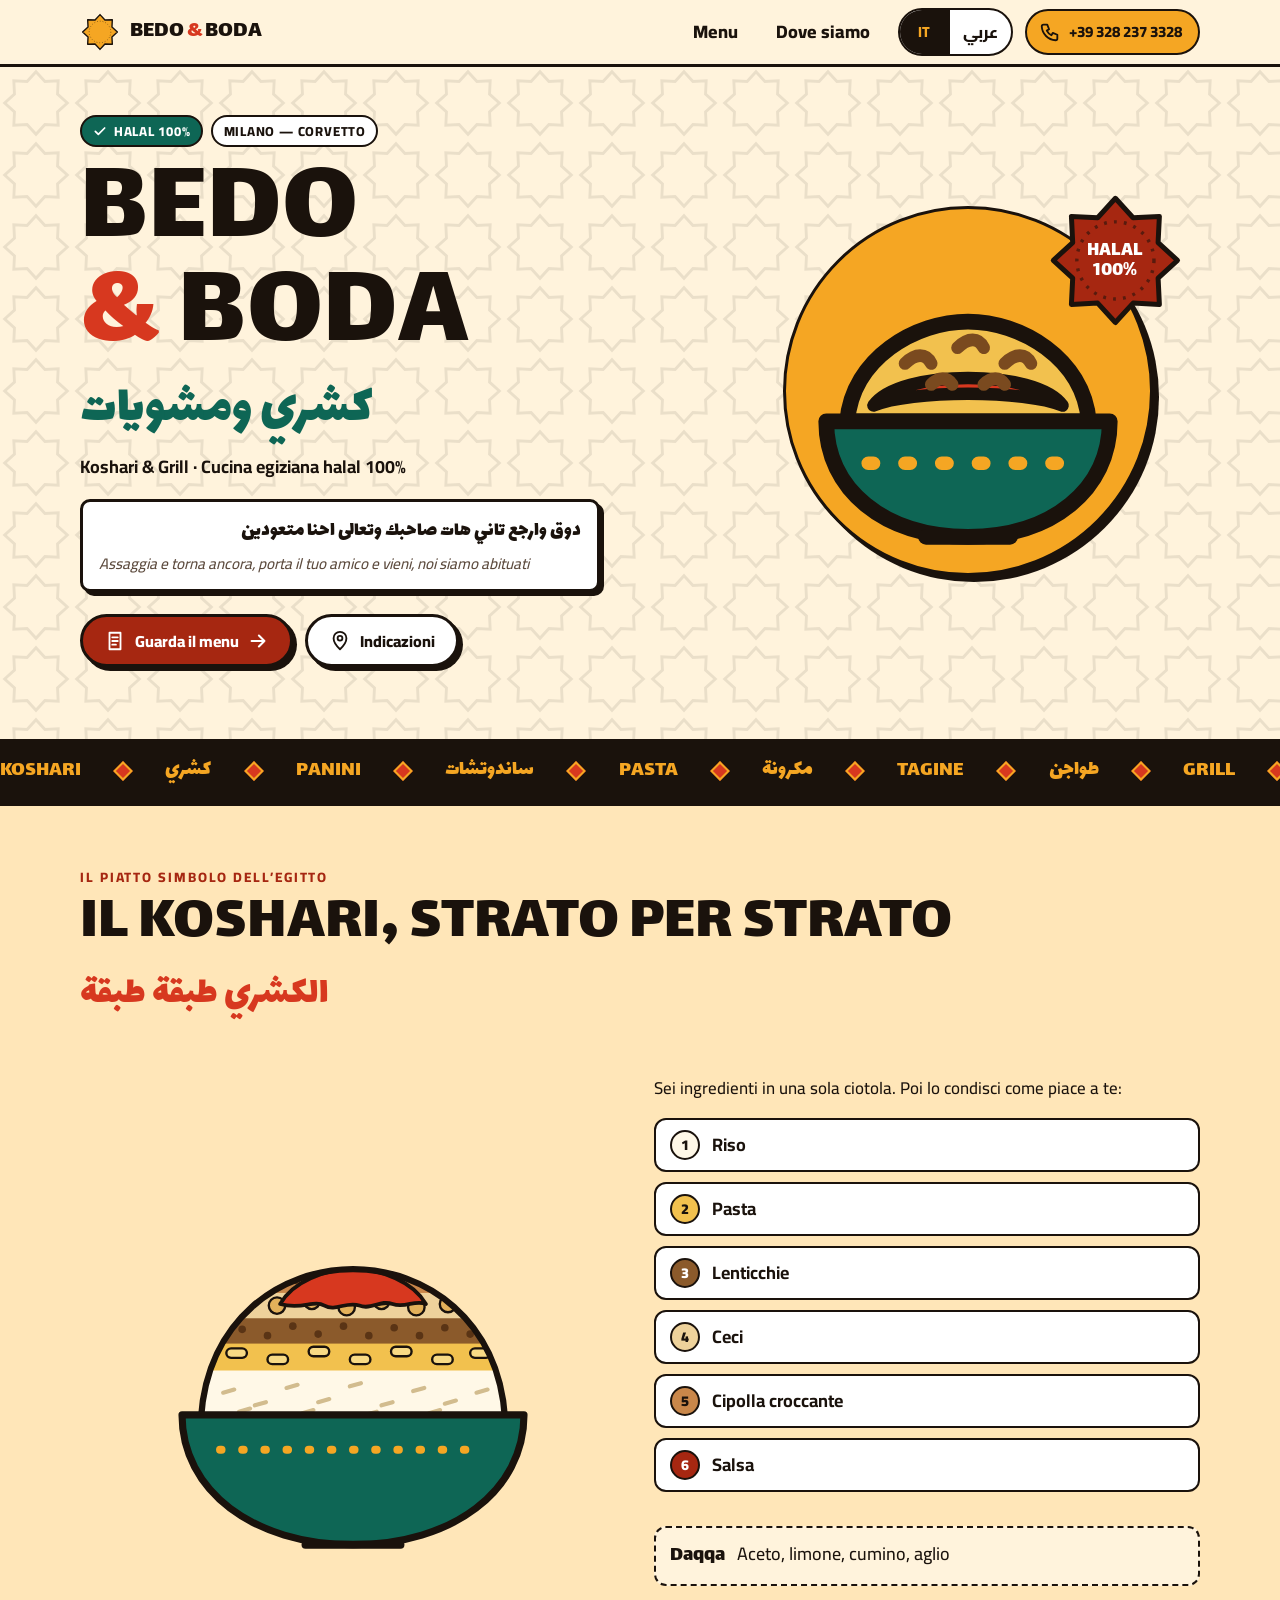
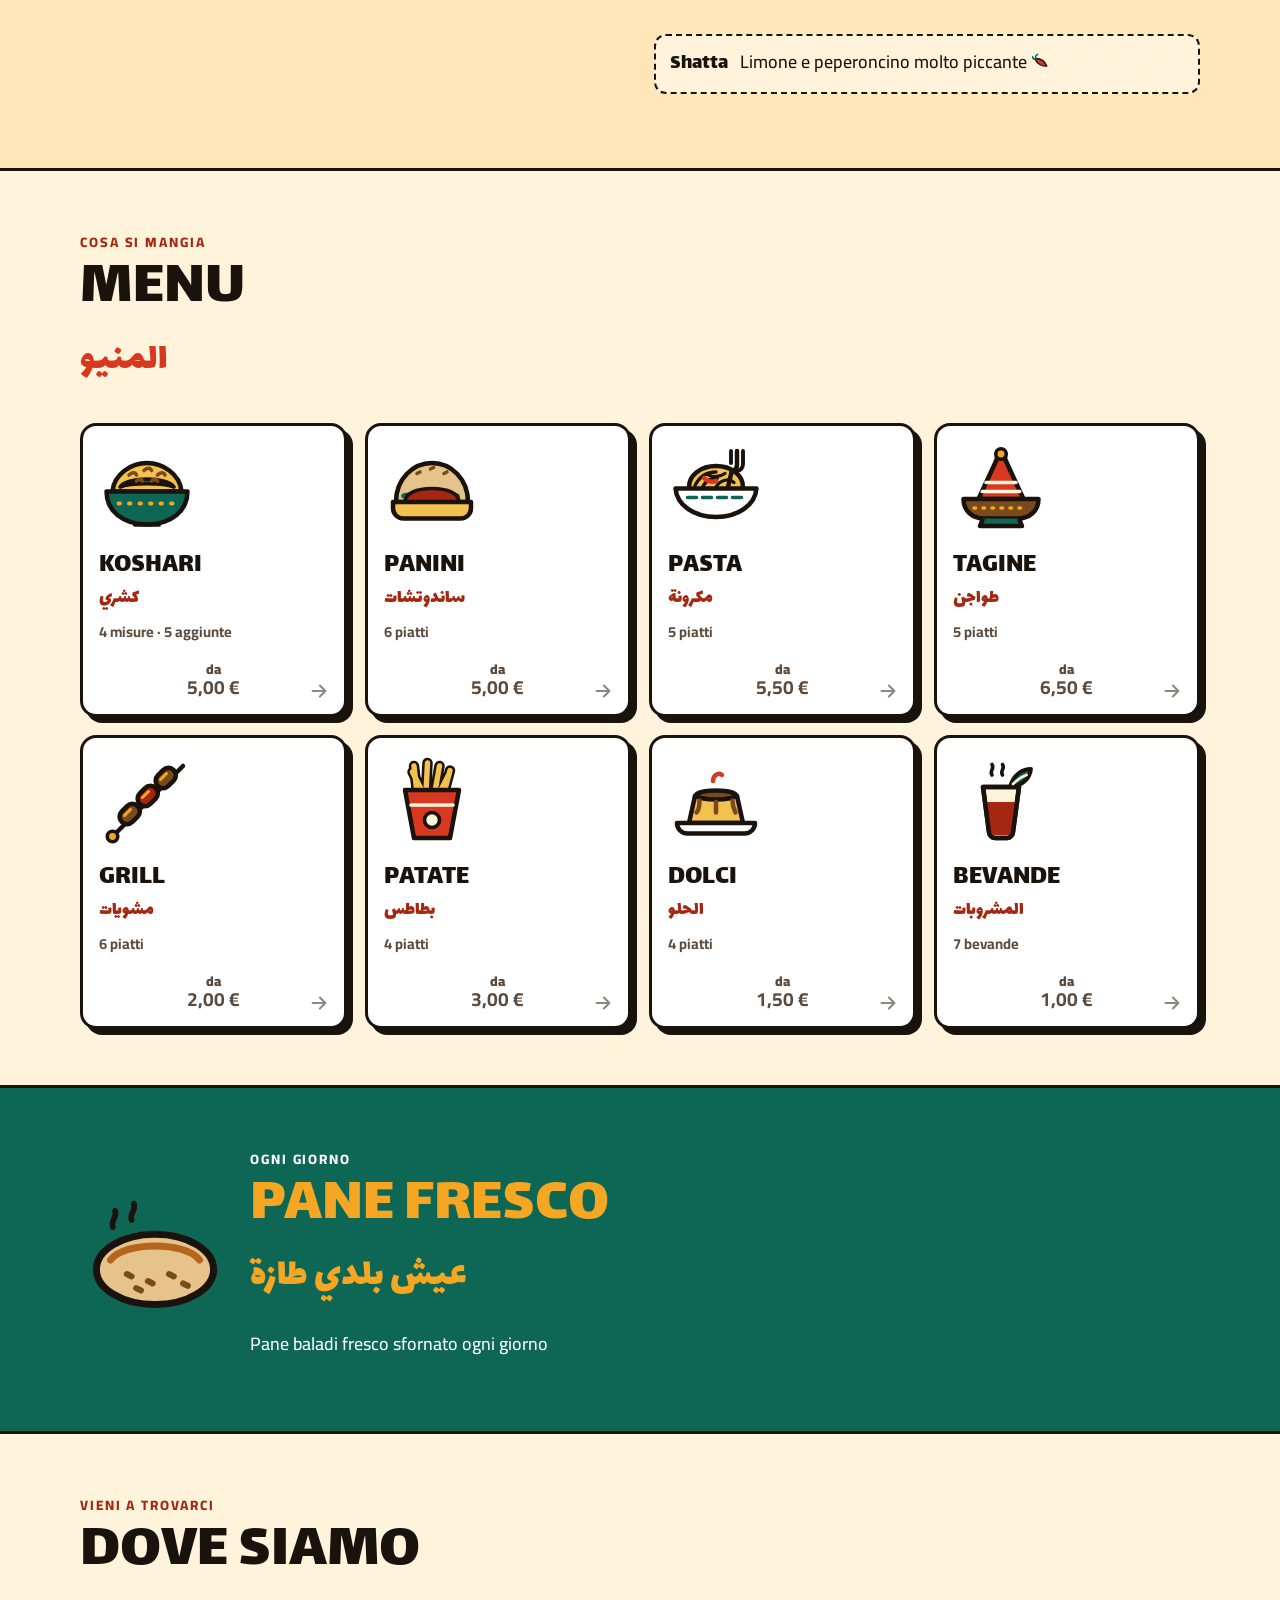
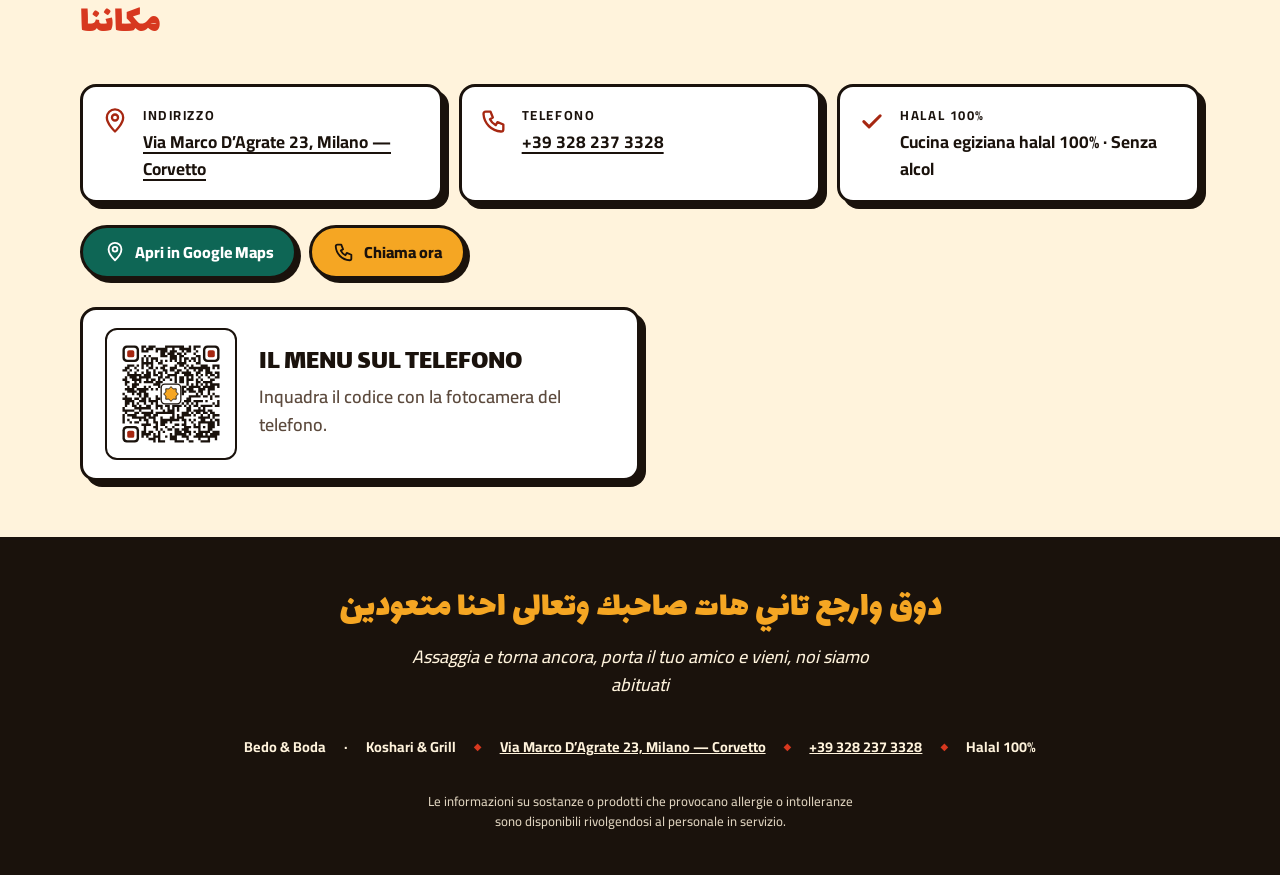
<file: index.html>
<!doctype html>
<html lang="it" dir="ltr" data-titolo-it="Bedo &amp; Boda — Koshari &amp; Grill | Milano Corvetto" data-titolo-ar="Bedo &amp; Boda — كشري ومشويات | ميلانو">
<head>
<meta charset="utf-8">
<meta name="viewport" content="width=device-width, initial-scale=1, viewport-fit=cover">
<title>Bedo &amp; Boda — Koshari &amp; Grill | Milano Corvetto</title>
<meta name="description" content="Bedo &amp; Boda: cucina egiziana halal 100% a Milano Corvetto. Koshari, grill, tagine, panini con pane baladi fresco. Via Marco D’Agrate 23, Milano — Corvetto.">
<link rel="canonical" href="https://claudiuszy686.github.io/bedo-boda/">
<meta name="theme-color" content="#FFF3DC">
<meta property="og:type" content="website">
<meta property="og:site_name" content="Bedo &amp; Boda">
<meta property="og:title" content="Bedo &amp; Boda — Koshari &amp; Grill | Milano Corvetto">
<meta property="og:description" content="Bedo &amp; Boda: cucina egiziana halal 100% a Milano Corvetto. Koshari, grill, tagine, panini con pane baladi fresco. Via Marco D’Agrate 23, Milano — Corvetto.">
<meta property="og:url" content="https://claudiuszy686.github.io/bedo-boda/">
<meta property="og:image" content="https://claudiuszy686.github.io/bedo-boda/assets/img/condivisione.png">
<meta property="og:image:width" content="1200">
<meta property="og:image:height" content="630">
<meta property="og:locale" content="it_IT">
<meta property="og:locale:alternate" content="ar_EG">
<meta name="twitter:card" content="summary_large_image">
<link rel="icon" href="assets/img/favicon.svg" type="image/svg+xml">
<link rel="apple-touch-icon" href="assets/img/apple-touch-icon.png">
<link rel="preload" href="assets/font/lalezar-latin-400.woff2" as="font" type="font/woff2" crossorigin>
<link rel="preload" href="assets/font/cairo-latin-400-900.woff2" as="font" type="font/woff2" crossorigin>
<link rel="stylesheet" href="assets/css/font.css?v=eba71a6d">
<link rel="stylesheet" href="assets/css/stile.css?v=c6cc9f0d">
<script>(function(d){var h=d.documentElement,l=null;try{l=new URLSearchParams(location.search).get('lang')}catch(e){}if(l!=='ar'&&l!=='it'){try{l=localStorage.getItem('bb-lingua')}catch(e){}}if(l!=='ar'&&l!=='it'){l=(navigator.language||'').slice(0,2)==='ar'?'ar':'it'}h.lang=l;h.dir=l==='ar'?'rtl':'ltr';if(!(window.matchMedia&&matchMedia('(prefers-reduced-motion: reduce)').matches)&&'IntersectionObserver' in window){h.classList.add('js-anim');setTimeout(function(){if(!window.__bbOk)h.classList.remove('js-anim')},2500)}})(document);</script>
<script src="assets/js/sito.js?v=d9dd66ef" defer></script>
<script type="application/ld+json">{"@context":"https://schema.org","@type":"Restaurant","name":"Bedo & Boda","url":"https://claudiuszy686.github.io/bedo-boda/","image":"https://claudiuszy686.github.io/bedo-boda/assets/img/condivisione.png","telephone":"+39 328 237 3328","servesCuisine":["Egiziana","Egyptian","Halal"],"address":{"@type":"PostalAddress","streetAddress":"Via Marco d’Agrate 23","postalCode":"20139","addressLocality":"Milano","addressCountry":"IT"},"hasMenu":"https://claudiuszy686.github.io/bedo-boda/menu/"}</script>
</head>
<body>
<a class="salta" href="#contenuto"><span data-solo="it">Vai al contenuto</span><span data-solo="ar" lang="ar">انتقل للمحتوى</span></a>
<svg xmlns="http://www.w3.org/2000/svg" style="display:none" aria-hidden="true">
  <symbol id="i-ciotola" viewBox="0 0 64 64">
    <path d="M9 33c1-12 13-19 23-19s22 7 23 19z" fill="#F2C14E" stroke="#1A120C" stroke-width="3" stroke-linejoin="round"/>
    <path d="M14 30c5-7 31-7 36 0-7-3-29-3-36 0z" fill="#D7381F" stroke="#1A120C" stroke-width="2.4" stroke-linejoin="round"/>
    <path d="M20 22c2-2 4-2 5 0M30 19c2-2 4-2 5 0M39 22c2-2 4-2 5 0M25 26c1.5-1.5 3-1.5 4 0M35 26c1.5-1.5 3-1.5 4 0" fill="none" stroke="#7A4A1F" stroke-width="2.4" stroke-linecap="round"/>
    <path d="M5 33h54c0 13-11 22-27 22S5 46 5 33z" fill="#0E6655" stroke="#1A120C" stroke-width="3" stroke-linejoin="round"/>
    <path d="M13 41h38" stroke="#F5A623" stroke-width="2.6" stroke-linecap="round" stroke-dasharray="1 6"/>
    <path d="M24 55h16" stroke="#1A120C" stroke-width="3" stroke-linecap="round"/>
  </symbol>
  <symbol id="i-spiedino" viewBox="0 0 64 64">
    <path d="M8 56L56 8" stroke="#1A120C" stroke-width="3" stroke-linecap="round"/>
    <rect x="13" y="35" width="15" height="10" rx="5" transform="rotate(-45 20.5 40)" fill="#7A4A1F" stroke="#1A120C" stroke-width="3"/>
    <rect x="25" y="23" width="15" height="10" rx="5" transform="rotate(-45 32.5 28)" fill="#A62711" stroke="#1A120C" stroke-width="3"/>
    <rect x="37" y="11" width="15" height="10" rx="5" transform="rotate(-45 44.5 16)" fill="#7A4A1F" stroke="#1A120C" stroke-width="3"/>
    <path d="M17 41l4-4M29 29l4-4M41 17l4-4" stroke="#F5A623" stroke-width="2" stroke-linecap="round"/>
    <circle cx="9" cy="55" r="3.5" fill="#F5A623" stroke="#1A120C" stroke-width="2.4"/>
  </symbol>
  <symbol id="i-tagine" viewBox="0 0 64 64">
    <path d="M32 8c2 0 3 2 3 4l12 26H17l12-26c0-2 1-4 3-4z" fill="#D7381F" stroke="#1A120C" stroke-width="3" stroke-linejoin="round"/>
    <circle cx="32" cy="8" r="3.5" fill="#F5A623" stroke="#1A120C" stroke-width="2.4"/>
    <path d="M22 27h20M19.5 33h25" stroke="#FFF3DC" stroke-width="2.4" stroke-linecap="round"/>
    <path d="M7 38h50c0 8-6 13-14 13H21C13 51 7 46 7 38z" fill="#7A4A1F" stroke="#1A120C" stroke-width="3" stroke-linejoin="round"/>
    <path d="M14 44h36" stroke="#F5A623" stroke-width="2.4" stroke-linecap="round" stroke-dasharray="1 5"/>
    <path d="M20 51l-2 5h28l-2-5" fill="#0E6655" stroke="#1A120C" stroke-width="3" stroke-linejoin="round"/>
  </symbol>
  <symbol id="i-panino" viewBox="0 0 64 64">
    <path d="M8 40c0-15 11-26 24-26s24 11 24 26z" fill="#E6C38A" stroke="#1A120C" stroke-width="3" stroke-linejoin="round"/>
    <path d="M13 36c3-2 6 2 9 0s6 2 9 0 6 2 9 0 6 2 9 0" fill="none" stroke="#0E6655" stroke-width="3.2" stroke-linecap="round"/>
    <path d="M14 40c0-6 8-9 18-9s18 3 18 9" fill="#A62711" stroke="#1A120C" stroke-width="2.4"/>
    <path d="M6 40h52v4c0 4-3 7-7 7H13c-4 0-7-3-7-7z" fill="#F2C14E" stroke="#1A120C" stroke-width="3" stroke-linejoin="round"/>
    <path d="M22 21l2-1M31 18l2-1M40 21l2-1" stroke="#7A4A1F" stroke-width="2.4" stroke-linecap="round"/>
  </symbol>
  <symbol id="i-pasta" viewBox="0 0 64 64">
    <path d="M14 30c0-8 8-14 18-14s18 6 18 14" fill="#F2C14E" stroke="#1A120C" stroke-width="3"/>
    <path d="M18 29c3-6 8-9 14-9M23 30c2-4 6-6 10-6M32 30c3-5 9-6 12-3M27 22c4 2 8 1 11-1" fill="none" stroke="#1A120C" stroke-width="2.2" stroke-linecap="round"/>
    <path d="M24 24c2 2 5 3 8 2" fill="none" stroke="#D7381F" stroke-width="3" stroke-linecap="round"/>
    <path d="M46 6v9c0 2.5-1.6 4-3.5 4.5L40 30" fill="none" stroke="#1A120C" stroke-width="3" stroke-linecap="round" stroke-linejoin="round"/>
    <path d="M42 6v8M50 6v8.5c0 2.6-1.8 4.3-4 5" fill="none" stroke="#1A120C" stroke-width="2.6" stroke-linecap="round"/>
    <path d="M5 31h54c-1 11-12 19-27 19S6 42 5 31z" fill="#FFFFFF" stroke="#1A120C" stroke-width="3" stroke-linejoin="round"/>
    <path d="M13 37h38" stroke="#0E6655" stroke-width="2.4" stroke-linecap="round" stroke-dasharray="6 4"/>
  </symbol>
  <symbol id="i-patate" viewBox="0 0 64 64">
    <path d="M22 26l-2-18M28 25l1-19M34 25l3-17M40 26l4-15M26 26l-7-14M37 26l6-12" stroke="#1A120C" stroke-width="7" stroke-linecap="round"/>
    <path d="M22 26l-2-18M28 25l1-19M34 25l3-17M40 26l4-15M26 26l-7-14M37 26l6-12" stroke="#F2C14E" stroke-width="3.6" stroke-linecap="round"/>
    <path d="M14 24h36l-6 32H20z" fill="#D7381F" stroke="#1A120C" stroke-width="3" stroke-linejoin="round"/>
    <path d="M18 34h28" stroke="#FFF3DC" stroke-width="2.4" stroke-linecap="round"/>
    <circle cx="32" cy="44" r="5" fill="#FFF3DC" stroke="#1A120C" stroke-width="2.4"/>
  </symbol>
  <symbol id="i-dolce" viewBox="0 0 64 64">
    <path d="M14 46l4-18h28l4 18z" fill="#F2C14E" stroke="#1A120C" stroke-width="3" stroke-linejoin="round"/>
    <path d="M18 28c2-5 26-5 28 0-6 3-22 3-28 0z" fill="#7A4A1F" stroke="#1A120C" stroke-width="3" stroke-linejoin="round"/>
    <path d="M21 31c0 5-1 7-2 8M43 31c0 4 1 6 2 8M32 32v7" fill="none" stroke="#7A4A1F" stroke-width="3" stroke-linecap="round"/>
    <path d="M6 46h52c0 4-3 7-7 7H13c-4 0-7-3-7-7z" fill="#FFFFFF" stroke="#1A120C" stroke-width="3" stroke-linejoin="round"/>
    <path d="M30 18c0-4 4-6 6-4" fill="none" stroke="#D7381F" stroke-width="3" stroke-linecap="round"/>
  </symbol>
  <symbol id="i-te" viewBox="0 0 64 64">
    <path d="M20 22h24l-4 30c0 2-2 4-4 4h-8c-2 0-4-2-4-4z" fill="#FFF3DC" stroke="#1A120C" stroke-width="3" stroke-linejoin="round"/>
    <path d="M22 32h20l-2.6 19.5c-.3 1.5-1.6 2.5-3 2.5h-8.8c-1.4 0-2.7-1-3-2.5z" fill="#A62711"/>
    <path d="M20 22h24l-4 30c0 2-2 4-4 4h-8c-2 0-4-2-4-4z" fill="none" stroke="#1A120C" stroke-width="3" stroke-linejoin="round"/>
    <path d="M38 22c2-8 8-12 14-12-1 7-6 11-14 12z" fill="#0E6655" stroke="#1A120C" stroke-width="2.6" stroke-linejoin="round"/>
    <path d="M40 20c3-3 6-5 9-6" stroke="#FFF3DC" stroke-width="1.8" stroke-linecap="round"/>
    <path d="M26 14c-2-3 2-4 0-7M33 14c-2-3 2-4 0-7" fill="none" stroke="#1A120C" stroke-width="2.4" stroke-linecap="round"/>
  </symbol>
  <symbol id="i-pane" viewBox="0 0 64 64">
    <ellipse cx="32" cy="36" rx="25" ry="15" fill="#E6C38A" stroke="#1A120C" stroke-width="3"/>
    <path d="M13 32c6-8 32-8 38 0" fill="none" stroke="#B5651D" stroke-width="3" stroke-linecap="round"/>
    <path d="M20 38l2 1M29 41l2 1M38 38l2 1M44 42l2 1M24 44l2 1" stroke="#7A4A1F" stroke-width="2.6" stroke-linecap="round"/>
    <path d="M14 18c-1-3 2-4 1-7M22 15c-1-3 2-4 1-7" fill="none" stroke="#1A120C" stroke-width="2.4" stroke-linecap="round"/>
  </symbol>
  <symbol id="i-bibita" viewBox="0 0 64 64">
    <path d="M22 18h20l-3 38H25z" fill="#0E6655" stroke="#1A120C" stroke-width="3" stroke-linejoin="round"/>
    <path d="M24 30h16" stroke="#F5A623" stroke-width="4"/>
    <path d="M26 8h12v10H26z" fill="#FFF3DC" stroke="#1A120C" stroke-width="3" stroke-linejoin="round"/>
    <circle cx="31" cy="42" r="2" fill="#FFF3DC"/><circle cx="35" cy="48" r="1.6" fill="#FFF3DC"/>
  </symbol>
  <symbol id="i-stella" viewBox="0 0 100 100">
    <path d="M50 6.5L62.4 20.1 80.8 19.2 79.9 37.6 93.5 50 79.9 62.4 80.8 80.8 62.4 79.9 50 93.5 37.6 79.9 19.2 80.8 20.1 62.4 6.5 50 20.1 37.6 19.2 19.2 37.6 20.1z" fill="currentColor" stroke="#1A120C" stroke-width="3.5" stroke-linejoin="round"/>
    <circle cx="50" cy="50" r="27" fill="none" stroke="#1A120C" stroke-width="2.4" stroke-dasharray="2 5" opacity=".55"/>
  </symbol>
  <symbol id="i-peperoncino" viewBox="0 0 24 24">
    <path d="M6 9c4 0 10 2 13 9-6 1-12-3-14-8z" fill="#D7381F" stroke="#1A120C" stroke-width="1.6" stroke-linejoin="round"/>
    <path d="M6 9c-1-2 0-4 2-5M5 10c-2 0-3-1-3-3" fill="none" stroke="#0E6655" stroke-width="1.8" stroke-linecap="round"/>
  </symbol>
  <symbol id="u-tel" viewBox="0 0 24 24"><path d="M5 4h4l2 5-2.5 1.5a11 11 0 0 0 5 5L15 13l5 2v4a2 2 0 0 1-2 2A16 16 0 0 1 3 6a2 2 0 0 1 2-2" fill="none" stroke="currentColor" stroke-width="2" stroke-linejoin="round"/></symbol>
  <symbol id="u-pin" viewBox="0 0 24 24"><path d="M12 21s-7-6.5-7-12a7 7 0 0 1 14 0c0 5.5-7 12-7 12z" fill="none" stroke="currentColor" stroke-width="2" stroke-linejoin="round"/><circle cx="12" cy="9" r="2.6" fill="none" stroke="currentColor" stroke-width="2"/></symbol>
  <symbol id="u-freccia" viewBox="0 0 24 24"><path d="M5 12h14M13 6l6 6-6 6" fill="none" stroke="currentColor" stroke-width="2.2" stroke-linecap="round" stroke-linejoin="round"/></symbol>
  <symbol id="u-menu" viewBox="0 0 24 24"><path d="M6 3h12v18H6zM9 8h6M9 12h6M9 16h4" fill="none" stroke="currentColor" stroke-width="2" stroke-linejoin="round" stroke-linecap="round"/></symbol>
  <symbol id="u-condividi" viewBox="0 0 24 24"><circle cx="18" cy="5" r="2.5" fill="none" stroke="currentColor" stroke-width="2"/><circle cx="6" cy="12" r="2.5" fill="none" stroke="currentColor" stroke-width="2"/><circle cx="18" cy="19" r="2.5" fill="none" stroke="currentColor" stroke-width="2"/><path d="M8.2 10.8l7.6-4.4M8.2 13.2l7.6 4.4" stroke="currentColor" stroke-width="2"/></symbol>
  <symbol id="u-su" viewBox="0 0 24 24"><path d="M12 19V5M6 11l6-6 6 6" fill="none" stroke="currentColor" stroke-width="2.2" stroke-linecap="round" stroke-linejoin="round"/></symbol>
  <symbol id="u-spunta" viewBox="0 0 24 24"><path d="M5 12.5l4.5 4.5L19 7.5" fill="none" stroke="currentColor" stroke-width="2.6" stroke-linecap="round" stroke-linejoin="round"/></symbol>
  <symbol id="u-piu" viewBox="0 0 24 24"><path d="M12 5v14M5 12h14" fill="none" stroke="currentColor" stroke-width="2.6" stroke-linecap="round"/></symbol>
</svg>

<header class="testata">
  <div class="contenitore testata__riga">
    <a class="marchio" href="index.html" aria-label="Bedo &amp; Boda">
      <svg class="marchio__stella" aria-hidden="true" focusable="false"><use href="#i-stella"/></svg>
      <span class="marchio__nome" lang="it">Bedo <b>&amp;</b> Boda</span>
    </a>
    <nav class="testata__nav" aria-label="Menu principale / القائمة الرئيسية"><a href="menu/index.html"><span data-solo="it">Menu</span><span data-solo="ar" lang="ar">المنيو</span></a><a href="#dove"><span data-solo="it">Dove siamo</span><span data-solo="ar" lang="ar">مكاننا</span></a></nav>
    <div class="lingue" role="group" aria-label="Lingua / اللغة">
      <button type="button" data-lingua="it" aria-pressed="true" lang="it">IT</button>
      <button type="button" data-lingua="ar" aria-pressed="false" lang="ar">عربي</button>
    </div>
    <a class="testata__tel" href="tel:+393282373328" data-numero="+39 328 237 3328" aria-label="Chiama / اتصل +39 328 237 3328"><svg aria-hidden="true" focusable="false"><use href="#u-tel"/></svg><span class="testata__tel-num" dir="ltr">+39 328 237 3328</span></a>
  </div>
</header>
<main id="contenuto">
  <section class="hero" aria-labelledby="titolo-hero">
    <div class="contenitore hero__griglia">
      <div>
        <div class="hero__kicker">
          <span class="etichetta etichetta--verde"><svg aria-hidden="true" focusable="false"><use href="#u-spunta"/></svg><span data-solo="it">Halal 100%</span><span data-solo="ar" lang="ar">حلال ١٠٠٪</span></span>
          <span class="etichetta"><span data-solo="it">Milano — Corvetto</span><span data-solo="ar" lang="ar">ميلانو — كورفيتو</span></span>
        </div>
        <h1 class="hero__titolo" id="titolo-hero" lang="it"><span class="nascosto-visivo">Bedo &amp; Boda</span><span aria-hidden="true"><span class="riga"><span class="lettera" style="--i:0">B</span><span class="lettera" style="--i:1">E</span><span class="lettera" style="--i:2">D</span><span class="lettera" style="--i:3">O</span></span><span class="riga"><span class="lettera e" style="--i:4">&amp;</span> <span class="lettera" style="--i:6">B</span><span class="lettera" style="--i:7">O</span><span class="lettera" style="--i:8">D</span><span class="lettera" style="--i:9">A</span></span></span></h1>
        <p class="hero__ar" lang="ar">كشري ومشويات</p>
        <p class="hero__sotto"><span data-solo="it">Koshari &amp; Grill · Cucina egiziana halal 100%</span><span data-solo="ar" lang="ar">أكل مصري حلال ١٠٠٪</span></p>
        <div class="slogan">
          <p class="slogan__ar" lang="ar">دوق وارجع تاني هات صاحبك وتعالى احنا متعودين</p>
          <p class="slogan__it" lang="it" data-solo="it">Assaggia e torna ancora, porta il tuo amico e vieni, noi siamo abituati</p>
        </div>
        <div class="hero__azioni">
          <a class="bottone bottone--rosso" href="menu/index.html"><svg aria-hidden="true" focusable="false"><use href="#u-menu"/></svg><span data-solo="it">Guarda il menu</span><span data-solo="ar" lang="ar">شوف المنيو</span><svg class="u-freccia" aria-hidden="true" focusable="false"><use href="#u-freccia"/></svg></a>
          <a class="bottone bottone--chiaro" href="https://www.google.com/maps/search/?api=1&query=Via%20Marco%20d'Agrate%2023%2C%2020139%20Milano" target="_blank" rel="noopener"><svg aria-hidden="true" focusable="false"><use href="#u-pin"/></svg><span data-solo="it">Indicazioni</span><span data-solo="ar" lang="ar">الخريطة</span></a>
        </div>
      </div>
      <div class="hero__piatto" aria-hidden="true">
        <div class="disco"></div>
        <svg class="vapore" viewBox="0 0 120 80"><path d="M34 76c-9-11 9-19 0-31s9-20 0-32"/><path d="M60 76c-9-11 9-19 0-31s9-20 0-32"/><path d="M86 76c-9-11 9-19 0-31s9-20 0-32"/></svg>
        <svg class="ciotola" viewBox="0 0 64 64"><use href="#i-ciotola"/></svg>
        <div class="timbro"><svg viewBox="0 0 100 100"><use href="#i-stella"/></svg><span><span data-solo="it">Halal<br>100%</span><span data-solo="ar" lang="ar">حلال<br>١٠٠٪</span></span></div>
      </div>
    </div>
  </section>

  <div class="nastro" aria-hidden="true"><div class="nastro__pista"><span lang="it">Koshari</span><span lang="ar" dir="rtl">كشري</span><span lang="it">Panini</span><span lang="ar" dir="rtl">ساندوتشات</span><span lang="it">Pasta</span><span lang="ar" dir="rtl">مكرونة</span><span lang="it">Tagine</span><span lang="ar" dir="rtl">طواجن</span><span lang="it">Grill</span><span lang="ar" dir="rtl">مشويات</span><span lang="it">Patate</span><span lang="ar" dir="rtl">بطاطس</span><span lang="it">Dolci</span><span lang="ar" dir="rtl">الحلو</span><span lang="it">Bevande</span><span lang="ar" dir="rtl">المشروبات</span><span lang="it">Halal 100%</span><span lang="ar" dir="rtl">عيش بلدي طازة</span><span lang="it">Koshari</span><span lang="ar" dir="rtl">كشري</span><span lang="it">Panini</span><span lang="ar" dir="rtl">ساندوتشات</span><span lang="it">Pasta</span><span lang="ar" dir="rtl">مكرونة</span><span lang="it">Tagine</span><span lang="ar" dir="rtl">طواجن</span><span lang="it">Grill</span><span lang="ar" dir="rtl">مشويات</span><span lang="it">Patate</span><span lang="ar" dir="rtl">بطاطس</span><span lang="it">Dolci</span><span lang="ar" dir="rtl">الحلو</span><span lang="it">Bevande</span><span lang="ar" dir="rtl">المشروبات</span><span lang="it">Halal 100%</span><span lang="ar" dir="rtl">عيش بلدي طازة</span></div></div>

  <section class="blocco blocco--crema" id="koshari" aria-labelledby="t-strati">
    <div class="contenitore">
      <p class="sopratitolo"><span data-solo="it">Il piatto simbolo dell’Egitto</span><span data-solo="ar" lang="ar">أشهر أكلة مصرية</span></p>
      <h2 class="titolo" id="t-strati"><span data-solo="it">Il koshari, strato per strato</span><span data-solo="ar" lang="ar">الكشري طبقة طبقة</span><span class="sub"><span data-solo="it" lang="ar">الكشري طبقة طبقة</span><span data-solo="ar" lang="it">Il koshari, strato per strato</span></span></h2>
      <div class="strati">
        <div class="strati__piatto"><svg viewBox="0 0 240 222" aria-hidden="true" focusable="false">
  <defs><clipPath id="cupola-home"><path d="M24 132C28 70 74 38 120 38s92 32 96 94z"/></clipPath></defs>
  <path d="M24 132C28 70 74 38 120 38s92 32 96 94z" fill="#FFF3DC"/>
  <g clip-path="url(#cupola-home)">
    <g class="strato" style="--i:0"><rect x="16" y="100" width="208" height="36" fill="#FFF8E7"/><path d="M38 116l7-2M58 124l7-2M78 113l7-2M98 122l7-2M118 112l7-2M138 124l7-2M158 115l7-2M178 123l7-2M198 116l7-2M48 128l7-2M88 129l7-2M128 130l7-2M168 129l7-2" stroke="#D2BC8E" stroke-width="2.6" stroke-linecap="round"/></g>
    <g class="strato" style="--i:1"><rect x="16" y="84" width="208" height="18" fill="#F2C14E"/><g fill="#F8DA85" stroke="#1A120C" stroke-width="1.5"><rect x="40" y="88" width="13" height="6" rx="3"/><rect x="66" y="92" width="13" height="6" rx="3"/><rect x="92" y="87" width="13" height="6" rx="3"/><rect x="118" y="92" width="13" height="6" rx="3"/><rect x="144" y="87" width="13" height="6" rx="3"/><rect x="170" y="92" width="13" height="6" rx="3"/><rect x="194" y="88" width="13" height="6" rx="3"/></g></g>
    <g class="strato" style="--i:2"><rect x="16" y="68" width="208" height="17" fill="#8B5A2B"/><g fill="#5A3415"><circle cx="50" cy="76" r="2.4"/><circle cx="66" cy="80" r="2.4"/><circle cx="82" cy="74" r="2.4"/><circle cx="98" cy="79" r="2.4"/><circle cx="114" cy="74" r="2.4"/><circle cx="130" cy="80" r="2.4"/><circle cx="146" cy="75" r="2.4"/><circle cx="162" cy="80" r="2.4"/><circle cx="178" cy="75" r="2.4"/><circle cx="194" cy="79" r="2.4"/></g></g>
    <g class="strato" style="--i:3"><rect x="16" y="52" width="208" height="17" fill="#EED29B"/><g fill="#E3B15A" stroke="#1A120C" stroke-width="1.5"><circle cx="72" cy="61" r="5.2"/><circle cx="94" cy="58" r="5.2"/><circle cx="116" cy="62" r="5.2"/><circle cx="138" cy="58" r="5.2"/><circle cx="160" cy="62" r="5.2"/><circle cx="180" cy="60" r="5.2"/></g></g>
    <g class="strato" style="--i:4"><rect x="16" y="34" width="208" height="19" fill="#C9874A"/><path d="M84 46c3-4 7-4 9 0M104 42c3-4 7-4 9 0M124 46c3-4 7-4 9 0M144 42c3-4 7-4 9 0M96 50c2-3 5-3 7 0M136 50c2-3 5-3 7 0" fill="none" stroke="#6A3C14" stroke-width="3" stroke-linecap="round"/></g>
    <g class="strato" style="--i:5"><path d="M74 60c8-14 28-22 46-22s38 8 46 22c-7-3-13 3-21 0s-13 4-21 1-15 4-22 0-14 3-28-1z" fill="#D7381F" stroke="#1A120C" stroke-width="2.4" stroke-linejoin="round"/></g>
  </g>
  <path d="M24 132C28 70 74 38 120 38s92 32 96 94z" fill="none" stroke="#1A120C" stroke-width="4" stroke-linejoin="round"/>
  <path d="M12 130h216c0 48-45 82-108 82S12 178 12 130z" fill="#0E6655" stroke="#1A120C" stroke-width="4.5" stroke-linejoin="round"/>
  <path d="M36 152h168" stroke="#F5A623" stroke-width="5" stroke-linecap="round" stroke-dasharray="1 13"/>
  <path d="M90 212h60" stroke="#1A120C" stroke-width="5" stroke-linecap="round"/>
</svg></div>
        <div>
          <p class="paragrafo"><span data-solo="it">Sei ingredienti in una sola ciotola. Poi lo condisci come piace a te:</span><span data-solo="ar" lang="ar">ستة مكونات في طبق واحد، وبعدين تتبّله على مزاجك:</span></p>
          <ol class="strati__lista">
            <li style="--i:0;--c:#FFF8E7;--t:#1A120C"><span data-solo="it">Riso</span><span data-solo="ar" lang="ar">رز</span></li>
            <li style="--i:1;--c:#F2C14E;--t:#1A120C"><span data-solo="it">Pasta</span><span data-solo="ar" lang="ar">مكرونة</span></li>
            <li style="--i:2;--c:#8B5A2B;--t:#FFFFFF"><span data-solo="it">Lenticchie</span><span data-solo="ar" lang="ar">عدس</span></li>
            <li style="--i:3;--c:#EED29B;--t:#1A120C"><span data-solo="it">Ceci</span><span data-solo="ar" lang="ar">حمص</span></li>
            <li style="--i:4;--c:#C9874A;--t:#1A120C"><span data-solo="it">Cipolla croccante</span><span data-solo="ar" lang="ar">بصل محمر</span></li>
            <li style="--i:5;--c:#A62711;--t:#FFFFFF"><span data-solo="it">Salsa</span><span data-solo="ar" lang="ar">صلصة</span></li>
          </ol>
          <div class="condimenti">
            <p class="condimento"><b><span data-solo="it">Daqqa</span><span data-solo="ar" lang="ar">الدقة</span></b> <span data-solo="it">Aceto, limone, cumino, aglio</span><span data-solo="ar" lang="ar">خل وليمون وكمون وثوم</span></p>
            <p class="condimento"><b><span data-solo="it">Shatta</span><span data-solo="ar" lang="ar">الشطة</span></b> <span data-solo="it">Limone e peperoncino molto piccante</span><span data-solo="ar" lang="ar">ليمون وشطة حارة جداً</span> <svg aria-hidden="true" focusable="false"><use href="#i-peperoncino"/></svg></p>
          </div>
        </div>
      </div>
    </div>
  </section>

  <section class="blocco" aria-labelledby="t-cat">
    <div class="contenitore">
      <p class="sopratitolo"><span data-solo="it">Cosa si mangia</span><span data-solo="ar" lang="ar">هتاكل إيه</span></p>
      <h2 class="titolo" id="t-cat"><span data-solo="it">Menu</span><span data-solo="ar" lang="ar">المنيو</span><span class="sub"><span data-solo="it" lang="ar">المنيو</span><span data-solo="ar" lang="it">Menu</span></span></h2>
      <div class="mattonelle">
      <a class="mattonella rivela" style="--i:0" href="menu/index.html#koshari">
        <svg class="icona" aria-hidden="true" focusable="false"><use href="#i-ciotola"/></svg>
        <div><h3><span data-solo="it">Koshari</span><span data-solo="ar" lang="ar">كشري</span><span class="sub"><span data-solo="it" lang="ar">كشري</span><span data-solo="ar" lang="it">Koshari</span></span></h3><p class="conta"><span data-solo="it">4 misure · 5 aggiunte</span><span data-solo="ar" lang="ar">4 أحجام · 5 إضافات</span></p></div>
        <p class="da"><span data-solo="it">da</span><span data-solo="ar" lang="ar">من</span><b>5,00 €</b></p>
        <svg class="freccia" aria-hidden="true" focusable="false"><use href="#u-freccia"/></svg>
      </a>
      <a class="mattonella rivela" style="--i:1" href="menu/index.html#panini">
        <svg class="icona" aria-hidden="true" focusable="false"><use href="#i-panino"/></svg>
        <div><h3><span data-solo="it">Panini</span><span data-solo="ar" lang="ar">ساندوتشات</span><span class="sub"><span data-solo="it" lang="ar">ساندوتشات</span><span data-solo="ar" lang="it">Panini</span></span></h3><p class="conta"><span data-solo="it">6 piatti</span><span data-solo="ar" lang="ar">6 أصناف</span></p></div>
        <p class="da"><span data-solo="it">da</span><span data-solo="ar" lang="ar">من</span><b>5,00 €</b></p>
        <svg class="freccia" aria-hidden="true" focusable="false"><use href="#u-freccia"/></svg>
      </a>
      <a class="mattonella rivela" style="--i:2" href="menu/index.html#pasta">
        <svg class="icona" aria-hidden="true" focusable="false"><use href="#i-pasta"/></svg>
        <div><h3><span data-solo="it">Pasta</span><span data-solo="ar" lang="ar">مكرونة</span><span class="sub"><span data-solo="it" lang="ar">مكرونة</span><span data-solo="ar" lang="it">Pasta</span></span></h3><p class="conta"><span data-solo="it">5 piatti</span><span data-solo="ar" lang="ar">5 أصناف</span></p></div>
        <p class="da"><span data-solo="it">da</span><span data-solo="ar" lang="ar">من</span><b>5,50 €</b></p>
        <svg class="freccia" aria-hidden="true" focusable="false"><use href="#u-freccia"/></svg>
      </a>
      <a class="mattonella rivela" style="--i:3" href="menu/index.html#tagine">
        <svg class="icona" aria-hidden="true" focusable="false"><use href="#i-tagine"/></svg>
        <div><h3><span data-solo="it">Tagine</span><span data-solo="ar" lang="ar">طواجن</span><span class="sub"><span data-solo="it" lang="ar">طواجن</span><span data-solo="ar" lang="it">Tagine</span></span></h3><p class="conta"><span data-solo="it">5 piatti</span><span data-solo="ar" lang="ar">5 أصناف</span></p></div>
        <p class="da"><span data-solo="it">da</span><span data-solo="ar" lang="ar">من</span><b>6,50 €</b></p>
        <svg class="freccia" aria-hidden="true" focusable="false"><use href="#u-freccia"/></svg>
      </a>
      <a class="mattonella rivela" style="--i:0" href="menu/index.html#grill">
        <svg class="icona" aria-hidden="true" focusable="false"><use href="#i-spiedino"/></svg>
        <div><h3><span data-solo="it">Grill</span><span data-solo="ar" lang="ar">مشويات</span><span class="sub"><span data-solo="it" lang="ar">مشويات</span><span data-solo="ar" lang="it">Grill</span></span></h3><p class="conta"><span data-solo="it">6 piatti</span><span data-solo="ar" lang="ar">6 أصناف</span></p></div>
        <p class="da"><span data-solo="it">da</span><span data-solo="ar" lang="ar">من</span><b>2,00 €</b></p>
        <svg class="freccia" aria-hidden="true" focusable="false"><use href="#u-freccia"/></svg>
      </a>
      <a class="mattonella rivela" style="--i:1" href="menu/index.html#patate">
        <svg class="icona" aria-hidden="true" focusable="false"><use href="#i-patate"/></svg>
        <div><h3><span data-solo="it">Patate</span><span data-solo="ar" lang="ar">بطاطس</span><span class="sub"><span data-solo="it" lang="ar">بطاطس</span><span data-solo="ar" lang="it">Patate</span></span></h3><p class="conta"><span data-solo="it">4 piatti</span><span data-solo="ar" lang="ar">4 أصناف</span></p></div>
        <p class="da"><span data-solo="it">da</span><span data-solo="ar" lang="ar">من</span><b>3,00 €</b></p>
        <svg class="freccia" aria-hidden="true" focusable="false"><use href="#u-freccia"/></svg>
      </a>
      <a class="mattonella rivela" style="--i:2" href="menu/index.html#dolci">
        <svg class="icona" aria-hidden="true" focusable="false"><use href="#i-dolce"/></svg>
        <div><h3><span data-solo="it">Dolci</span><span data-solo="ar" lang="ar">الحلو</span><span class="sub"><span data-solo="it" lang="ar">الحلو</span><span data-solo="ar" lang="it">Dolci</span></span></h3><p class="conta"><span data-solo="it">4 piatti</span><span data-solo="ar" lang="ar">4 أصناف</span></p></div>
        <p class="da"><span data-solo="it">da</span><span data-solo="ar" lang="ar">من</span><b>1,50 €</b></p>
        <svg class="freccia" aria-hidden="true" focusable="false"><use href="#u-freccia"/></svg>
      </a>
      <a class="mattonella rivela" style="--i:3" href="menu/index.html#bevande">
        <svg class="icona" aria-hidden="true" focusable="false"><use href="#i-te"/></svg>
        <div><h3><span data-solo="it">Bevande</span><span data-solo="ar" lang="ar">المشروبات</span><span class="sub"><span data-solo="it" lang="ar">المشروبات</span><span data-solo="ar" lang="it">Bevande</span></span></h3><p class="conta"><span data-solo="it">7 bevande</span><span data-solo="ar" lang="ar">7 مشروبات</span></p></div>
        <p class="da"><span data-solo="it">da</span><span data-solo="ar" lang="ar">من</span><b>1,00 €</b></p>
        <svg class="freccia" aria-hidden="true" focusable="false"><use href="#u-freccia"/></svg>
      </a>
      </div>
    </div>
  </section>

  <section class="blocco blocco--verde" aria-labelledby="t-pane">
    <div class="contenitore pane rivela">
      <svg aria-hidden="true" focusable="false"><use href="#i-pane"/></svg>
      <div>
        <p class="sopratitolo"><span data-solo="it">Ogni giorno</span><span data-solo="ar" lang="ar">كل يوم</span></p>
        <h2 class="titolo" id="t-pane"><span data-solo="it">Pane fresco</span><span data-solo="ar" lang="ar">عيش بلدي طازة</span><span class="sub"><span data-solo="it" lang="ar">عيش بلدي طازة</span><span data-solo="ar" lang="it">Pane fresco</span></span></h2>
        <p class="paragrafo"><span data-solo="it">Pane baladi fresco sfornato ogni giorno</span><span data-solo="ar" lang="ar">عيش بلدي طازة مخبوز يومياً في الفرن</span></p>
      </div>
    </div>
  </section>

  <section class="blocco" id="dove" aria-labelledby="t-dove">
    <div class="contenitore">
      <p class="sopratitolo"><span data-solo="it">Vieni a trovarci</span><span data-solo="ar" lang="ar">تعالى زورنا</span></p>
      <h2 class="titolo" id="t-dove"><span data-solo="it">Dove siamo</span><span data-solo="ar" lang="ar">مكاننا</span><span class="sub"><span data-solo="it" lang="ar">مكاننا</span><span data-solo="ar" lang="it">Dove siamo</span></span></h2>
      <div class="info">
        <div class="scheda info__voce rivela" style="--i:0"><svg aria-hidden="true" focusable="false"><use href="#u-pin"/></svg><div><h3><span data-solo="it">Indirizzo</span><span data-solo="ar" lang="ar">العنوان</span></h3><p><a href="https://www.google.com/maps/search/?api=1&query=Via%20Marco%20d'Agrate%2023%2C%2020139%20Milano" target="_blank" rel="noopener">Via Marco D’Agrate 23, Milano — Corvetto</a></p></div></div>
        <div class="scheda info__voce rivela" style="--i:1"><svg aria-hidden="true" focusable="false"><use href="#u-tel"/></svg><div><h3><span data-solo="it">Telefono</span><span data-solo="ar" lang="ar">التليفون</span></h3><p><a href="tel:+393282373328" data-numero="+39 328 237 3328"><bdi dir="ltr">+39 328 237 3328</bdi></a></p></div></div>
        <div class="scheda info__voce rivela" style="--i:2"><svg aria-hidden="true" focusable="false"><use href="#u-spunta"/></svg><div><h3><span data-solo="it">Halal 100%</span><span data-solo="ar" lang="ar">حلال ١٠٠٪</span></h3><p><span data-solo="it">Cucina egiziana halal 100% · Senza alcol</span><span data-solo="ar" lang="ar">أكل مصري حلال ١٠٠٪ · بدون كحول</span></p></div></div>
      </div>
      <div class="dove__azioni">
        <a class="bottone bottone--verde" href="https://www.google.com/maps/search/?api=1&query=Via%20Marco%20d'Agrate%2023%2C%2020139%20Milano" target="_blank" rel="noopener"><svg aria-hidden="true" focusable="false"><use href="#u-pin"/></svg><span data-solo="it">Apri in Google Maps</span><span data-solo="ar" lang="ar">افتح في خرائط جوجل</span></a>
        <a class="bottone" href="tel:+393282373328" data-numero="+39 328 237 3328"><svg aria-hidden="true" focusable="false"><use href="#u-tel"/></svg><span data-solo="it">Chiama ora</span><span data-solo="ar" lang="ar">اتصل دلوقتي</span></a>
      </div>
      <div class="qr-telefono scheda rivela">
        <div class="qr-telefono__codice"><svg xmlns="http://www.w3.org/2000/svg" viewBox="0 0 49 49" role="img" aria-label="QR: https://claudiuszy686.github.io/bedo-boda/menu/"><rect width="49" height="49" fill="#FFFFFF"/><path d="M12 4h2v1h-2zM15 4h3v1h-3zM22 4h8v1h-8zM32 4h1v1h-1zM34 4h3v1h-3zM12 5h1v1h-1zM14 5h3v1h-3zM18 5h5v1h-5zM25 5h1v1h-1zM28 5h5v1h-5zM34 5h1v1h-1zM12 6h3v1h-3zM18 6h1v1h-1zM20 6h3v1h-3zM24 6h3v1h-3zM29 6h1v1h-1zM31 6h2v1h-2zM35 6h1v1h-1zM20 7h2v1h-2zM23 7h3v1h-3zM27 7h2v1h-2zM30 7h1v1h-1zM34 7h1v1h-1zM13 8h1v1h-1zM15 8h1v1h-1zM20 8h3v1h-3zM24 8h3v1h-3zM28 8h2v1h-2zM35 8h2v1h-2zM12 9h1v1h-1zM14 9h1v1h-1zM16 9h3v1h-3zM24 9h3v1h-3zM28 9h1v1h-1zM30 9h2v1h-2zM33 9h2v1h-2zM36 9h1v1h-1zM12 10h1v1h-1zM14 10h1v1h-1zM16 10h1v1h-1zM18 10h1v1h-1zM20 10h1v1h-1zM22 10h1v1h-1zM24 10h1v1h-1zM26 10h1v1h-1zM28 10h1v1h-1zM30 10h1v1h-1zM32 10h1v1h-1zM34 10h1v1h-1zM36 10h1v1h-1zM12 11h5v1h-5zM19 11h2v1h-2zM27 11h4v1h-4zM35 11h2v1h-2zM6 12h3v1h-3zM10 12h1v1h-1zM12 12h1v1h-1zM14 12h1v1h-1zM16 12h1v1h-1zM21 12h2v1h-2zM26 12h1v1h-1zM28 12h2v1h-2zM31 12h1v1h-1zM33 12h1v1h-1zM37 12h3v1h-3zM42 12h3v1h-3zM5 13h2v1h-2zM9 13h1v1h-1zM12 13h1v1h-1zM15 13h2v1h-2zM18 13h1v1h-1zM20 13h2v1h-2zM24 13h3v1h-3zM30 13h1v1h-1zM32 13h9v1h-9zM42 13h1v1h-1zM44 13h1v1h-1zM4 14h2v1h-2zM7 14h1v1h-1zM10 14h1v1h-1zM14 14h1v1h-1zM17 14h1v1h-1zM21 14h2v1h-2zM24 14h2v1h-2zM27 14h2v1h-2zM31 14h1v1h-1zM34 14h1v1h-1zM36 14h2v1h-2zM39 14h2v1h-2zM6 15h1v1h-1zM9 15h1v1h-1zM12 15h1v1h-1zM14 15h2v1h-2zM17 15h1v1h-1zM19 15h2v1h-2zM22 15h1v1h-1zM26 15h2v1h-2zM29 15h4v1h-4zM35 15h2v1h-2zM39 15h3v1h-3zM43 15h2v1h-2zM6 16h6v1h-6zM13 16h3v1h-3zM17 16h2v1h-2zM20 16h1v1h-1zM23 16h4v1h-4zM30 16h4v1h-4zM35 16h1v1h-1zM37 16h1v1h-1zM39 16h1v1h-1zM41 16h2v1h-2zM44 16h1v1h-1zM5 17h1v1h-1zM7 17h3v1h-3zM11 17h5v1h-5zM19 17h2v1h-2zM22 17h2v1h-2zM26 17h1v1h-1zM28 17h2v1h-2zM31 17h1v1h-1zM33 17h1v1h-1zM36 17h1v1h-1zM40 17h1v1h-1zM43 17h2v1h-2zM4 18h2v1h-2zM8 18h4v1h-4zM14 18h1v1h-1zM16 18h2v1h-2zM19 18h1v1h-1zM21 18h1v1h-1zM24 18h1v1h-1zM26 18h1v1h-1zM28 18h2v1h-2zM31 18h3v1h-3zM35 18h1v1h-1zM37 18h1v1h-1zM41 18h2v1h-2zM5 19h2v1h-2zM9 19h1v1h-1zM11 19h1v1h-1zM13 19h4v1h-4zM18 19h3v1h-3zM26 19h1v1h-1zM28 19h2v1h-2zM31 19h1v1h-1zM35 19h2v1h-2zM38 19h4v1h-4zM5 20h1v1h-1zM8 20h3v1h-3zM17 20h3v1h-3zM31 20h1v1h-1zM33 20h1v1h-1zM35 20h1v1h-1zM37 20h1v1h-1zM39 20h1v1h-1zM41 20h4v1h-4zM6 21h1v1h-1zM8 21h2v1h-2zM13 21h1v1h-1zM15 21h1v1h-1zM19 21h1v1h-1zM29 21h2v1h-2zM32 21h5v1h-5zM38 21h5v1h-5zM44 21h1v1h-1zM5 22h4v1h-4zM10 22h5v1h-5zM16 22h1v1h-1zM18 22h1v1h-1zM29 22h1v1h-1zM31 22h3v1h-3zM36 22h3v1h-3zM40 22h3v1h-3zM6 23h4v1h-4zM11 23h3v1h-3zM29 23h2v1h-2zM32 23h3v1h-3zM36 23h2v1h-2zM40 23h1v1h-1zM4 24h1v1h-1zM8 24h1v1h-1zM10 24h2v1h-2zM13 24h2v1h-2zM29 24h1v1h-1zM35 24h1v1h-1zM37 24h1v1h-1zM40 24h1v1h-1zM42 24h1v1h-1zM5 25h1v1h-1zM11 25h1v1h-1zM13 25h2v1h-2zM18 25h1v1h-1zM32 25h5v1h-5zM38 25h2v1h-2zM41 25h1v1h-1zM43 25h2v1h-2zM4 26h4v1h-4zM9 26h2v1h-2zM12 26h2v1h-2zM15 26h1v1h-1zM18 26h2v1h-2zM31 26h2v1h-2zM41 26h1v1h-1zM5 27h4v1h-4zM11 27h3v1h-3zM15 27h4v1h-4zM30 27h3v1h-3zM34 27h4v1h-4zM39 27h1v1h-1zM44 27h1v1h-1zM5 28h2v1h-2zM8 28h1v1h-1zM10 28h1v1h-1zM13 28h1v1h-1zM16 28h1v1h-1zM18 28h1v1h-1zM29 28h1v1h-1zM31 28h1v1h-1zM33 28h1v1h-1zM35 28h1v1h-1zM42 28h1v1h-1zM44 28h1v1h-1zM5 29h1v1h-1zM8 29h2v1h-2zM11 29h1v1h-1zM14 29h2v1h-2zM18 29h3v1h-3zM22 29h2v1h-2zM25 29h4v1h-4zM30 29h1v1h-1zM32 29h1v1h-1zM34 29h2v1h-2zM37 29h5v1h-5zM43 29h2v1h-2zM4 30h1v1h-1zM9 30h7v1h-7zM18 30h1v1h-1zM20 30h1v1h-1zM23 30h1v1h-1zM25 30h1v1h-1zM27 30h1v1h-1zM31 30h2v1h-2zM36 30h1v1h-1zM38 30h1v1h-1zM4 31h5v1h-5zM11 31h1v1h-1zM16 31h1v1h-1zM21 31h1v1h-1zM23 31h3v1h-3zM27 31h1v1h-1zM31 31h2v1h-2zM34 31h5v1h-5zM40 31h2v1h-2zM5 32h1v1h-1zM9 32h2v1h-2zM12 32h5v1h-5zM18 32h8v1h-8zM29 32h3v1h-3zM33 32h1v1h-1zM35 32h2v1h-2zM38 32h2v1h-2zM41 32h2v1h-2zM4 33h1v1h-1zM6 33h4v1h-4zM13 33h3v1h-3zM17 33h2v1h-2zM25 33h1v1h-1zM27 33h1v1h-1zM29 33h4v1h-4zM34 33h1v1h-1zM37 33h1v1h-1zM40 33h1v1h-1zM42 33h3v1h-3zM4 34h1v1h-1zM8 34h6v1h-6zM15 34h3v1h-3zM20 34h1v1h-1zM24 34h2v1h-2zM27 34h3v1h-3zM36 34h5v1h-5zM42 34h1v1h-1zM4 35h1v1h-1zM6 35h1v1h-1zM11 35h1v1h-1zM13 35h2v1h-2zM17 35h1v1h-1zM20 35h8v1h-8zM29 35h2v1h-2zM32 35h1v1h-1zM34 35h1v1h-1zM37 35h2v1h-2zM41 35h1v1h-1zM43 35h2v1h-2zM4 36h1v1h-1zM7 36h1v1h-1zM9 36h2v1h-2zM14 36h1v1h-1zM17 36h2v1h-2zM20 36h3v1h-3zM24 36h1v1h-1zM30 36h1v1h-1zM33 36h1v1h-1zM36 36h7v1h-7zM44 36h1v1h-1zM12 37h4v1h-4zM18 37h1v1h-1zM20 37h2v1h-2zM26 37h2v1h-2zM29 37h2v1h-2zM34 37h1v1h-1zM36 37h1v1h-1zM40 37h3v1h-3zM44 37h1v1h-1zM13 38h1v1h-1zM17 38h2v1h-2zM22 38h1v1h-1zM25 38h1v1h-1zM30 38h3v1h-3zM34 38h3v1h-3zM38 38h1v1h-1zM40 38h3v1h-3zM13 39h1v1h-1zM18 39h1v1h-1zM20 39h1v1h-1zM23 39h2v1h-2zM26 39h2v1h-2zM29 39h3v1h-3zM36 39h1v1h-1zM40 39h2v1h-2zM12 40h2v1h-2zM15 40h2v1h-2zM19 40h1v1h-1zM21 40h1v1h-1zM26 40h3v1h-3zM30 40h3v1h-3zM34 40h1v1h-1zM36 40h5v1h-5zM42 40h3v1h-3zM12 41h4v1h-4zM17 41h1v1h-1zM19 41h1v1h-1zM24 41h1v1h-1zM26 41h5v1h-5zM32 41h1v1h-1zM35 41h3v1h-3zM39 41h1v1h-1zM41 41h4v1h-4zM12 42h1v1h-1zM14 42h1v1h-1zM17 42h3v1h-3zM22 42h1v1h-1zM24 42h3v1h-3zM29 42h3v1h-3zM34 42h10v1h-10zM15 43h3v1h-3zM19 43h1v1h-1zM24 43h3v1h-3zM31 43h1v1h-1zM36 43h1v1h-1zM40 43h1v1h-1zM43 43h1v1h-1zM17 44h1v1h-1zM19 44h3v1h-3zM26 44h4v1h-4zM32 44h2v1h-2zM37 44h4v1h-4z" fill="#1A120C"/><rect x="4" y="4" width="7" height="7" rx="1.8" fill="#1A120C"/><rect x="5" y="5" width="5" height="5" rx="1.1" fill="#FFFFFF"/><rect x="6" y="6" width="3" height="3" rx=".8" fill="#A62711"/><rect x="38" y="4" width="7" height="7" rx="1.8" fill="#1A120C"/><rect x="39" y="5" width="5" height="5" rx="1.1" fill="#FFFFFF"/><rect x="40" y="6" width="3" height="3" rx=".8" fill="#A62711"/><rect x="4" y="38" width="7" height="7" rx="1.8" fill="#1A120C"/><rect x="5" y="39" width="5" height="5" rx="1.1" fill="#FFFFFF"/><rect x="6" y="40" width="3" height="3" rx=".8" fill="#A62711"/><rect x="20.35" y="20.35" width="8.3" height="8.3" rx="1.6" fill="#FFFFFF" stroke="#1A120C" stroke-width=".55"/><g transform="translate(20.900 20.900) scale(0.0720)"><path d="M50 6.5L62.4 20.1 80.8 19.2 79.9 37.6 93.5 50 79.9 62.4 80.8 80.8 62.4 79.9 50 93.5 37.6 79.9 19.2 80.8 20.1 62.4 6.5 50 20.1 37.6 19.2 19.2 37.6 20.1z" fill="#F5A623" stroke="#1A120C" stroke-width="5" stroke-linejoin="round"/></g></svg></div>
        <div><h3><span data-solo="it">Il menu sul telefono</span><span data-solo="ar" lang="ar">المنيو على موبايلك</span></h3><p><span data-solo="it">Inquadra il codice con la fotocamera del telefono.</span><span data-solo="ar" lang="ar">صوّر الكود بكاميرا الموبايل.</span></p></div>
      </div>
    </div>
  </section>
</main>
<footer class="piede">
  <div class="contenitore">
    <p class="piede__slogan" lang="ar">دوق وارجع تاني هات صاحبك وتعالى احنا متعودين</p>
    <p class="piede__slogan-it" lang="it" data-solo="it">Assaggia e torna ancora, porta il tuo amico e vieni, noi siamo abituati</p>
    <div class="piede__righe">
      <span><bdi lang="it">Bedo &amp; Boda</bdi> · <span data-solo="it">Koshari &amp; Grill</span><span data-solo="ar" lang="ar">كشري ومشويات</span></span>
      <span><a href="https://www.google.com/maps/search/?api=1&query=Via%20Marco%20d'Agrate%2023%2C%2020139%20Milano" target="_blank" rel="noopener">Via Marco D’Agrate 23, Milano — Corvetto</a></span>
      <span><a href="tel:+393282373328" data-numero="+39 328 237 3328"><bdi dir="ltr">+39 328 237 3328</bdi></a></span>
      <span><span data-solo="it">Halal 100%</span><span data-solo="ar" lang="ar">حلال ١٠٠٪</span></span>
    </div>
    <p class="piede__legale"><span data-solo="it">Le informazioni su sostanze o prodotti che provocano allergie o intolleranze sono disponibili rivolgendosi al personale in servizio.</span><span data-solo="ar" lang="ar">للاستفسار عن المكونات اللي ممكن تسبب حساسية أو عدم تحمّل، اسأل فريق العمل.</span></p>
  </div>
</footer>
<nav class="barra" aria-label="Azioni rapide / اختصارات">
  <a class="bottone bottone--rosso" href="menu/index.html"><svg aria-hidden="true" focusable="false"><use href="#u-menu"/></svg><span data-solo="it">Menu</span><span data-solo="ar" lang="ar">المنيو</span></a>
  <a class="bottone" href="tel:+393282373328" data-numero="+39 328 237 3328"><svg aria-hidden="true" focusable="false"><use href="#u-tel"/></svg><span data-solo="it">Chiama</span><span data-solo="ar" lang="ar">اتصل</span></a>
</nav>
</body>
</html>
</file>
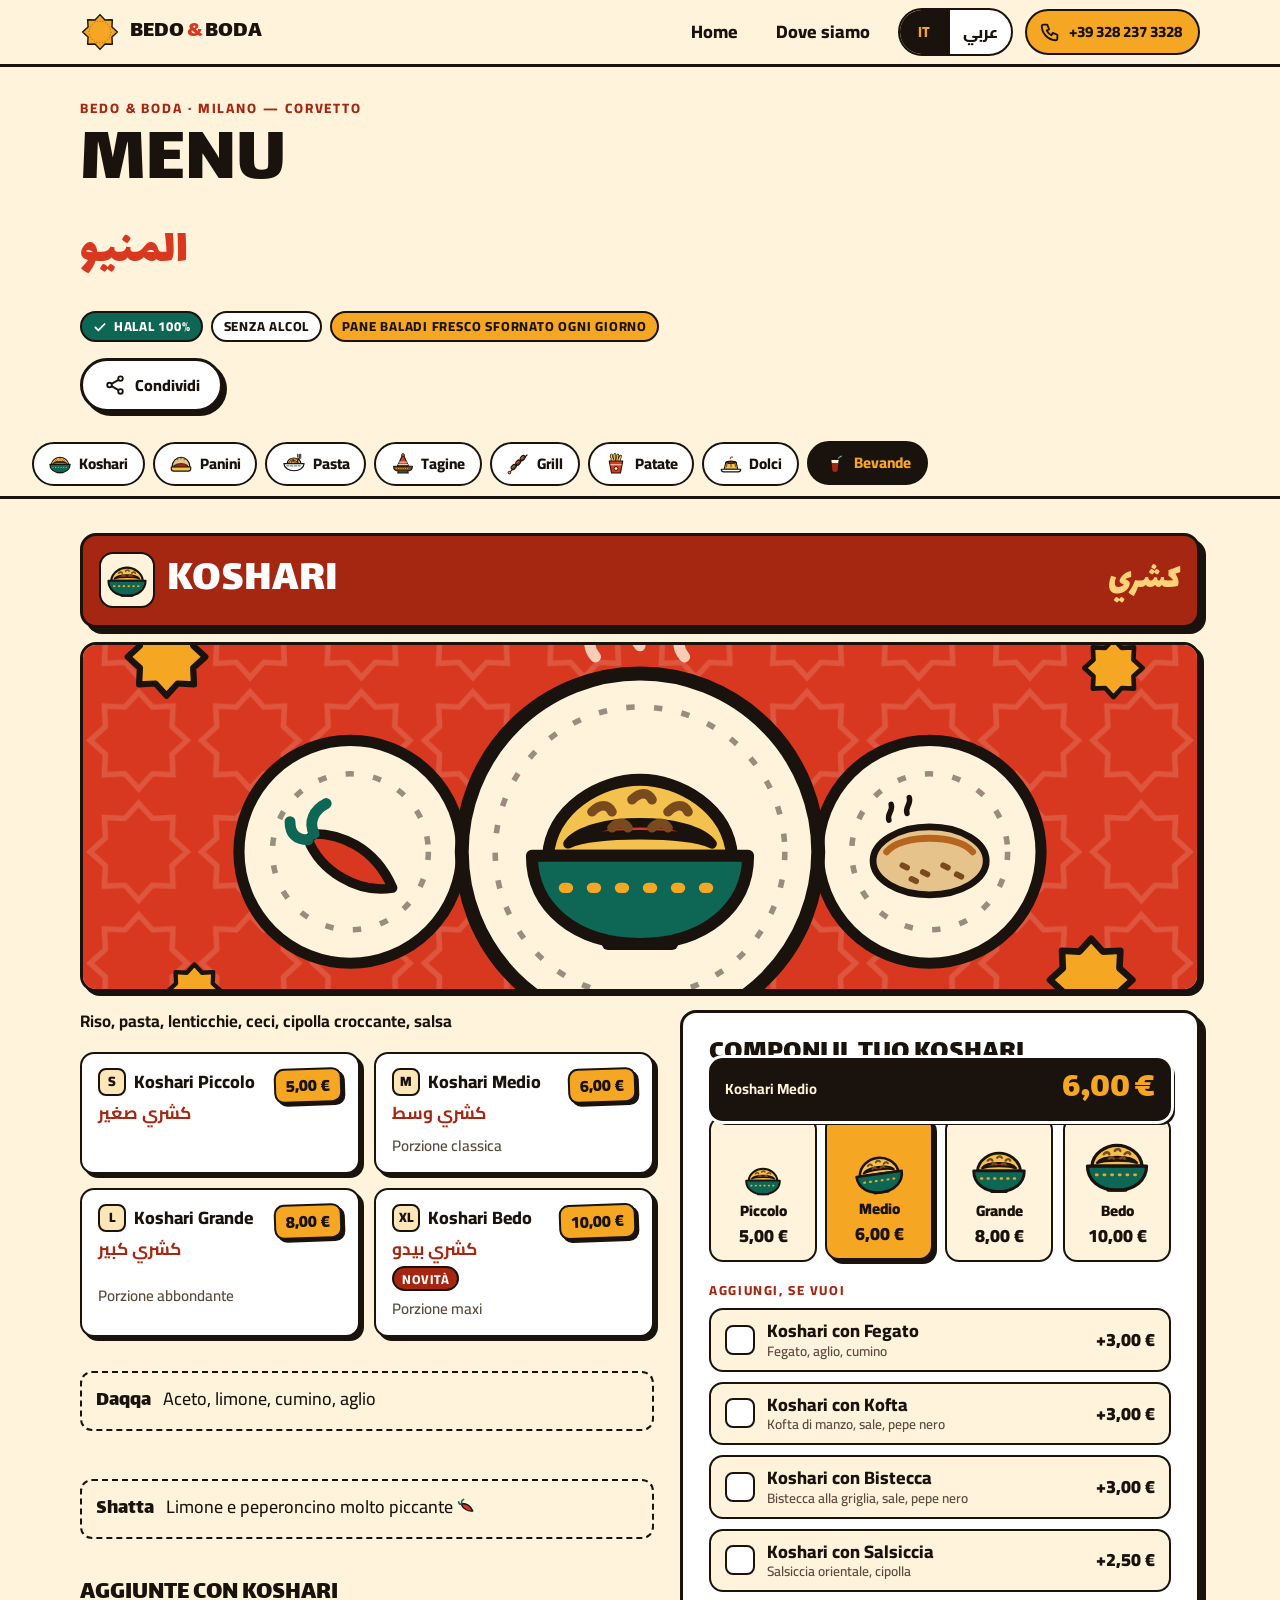
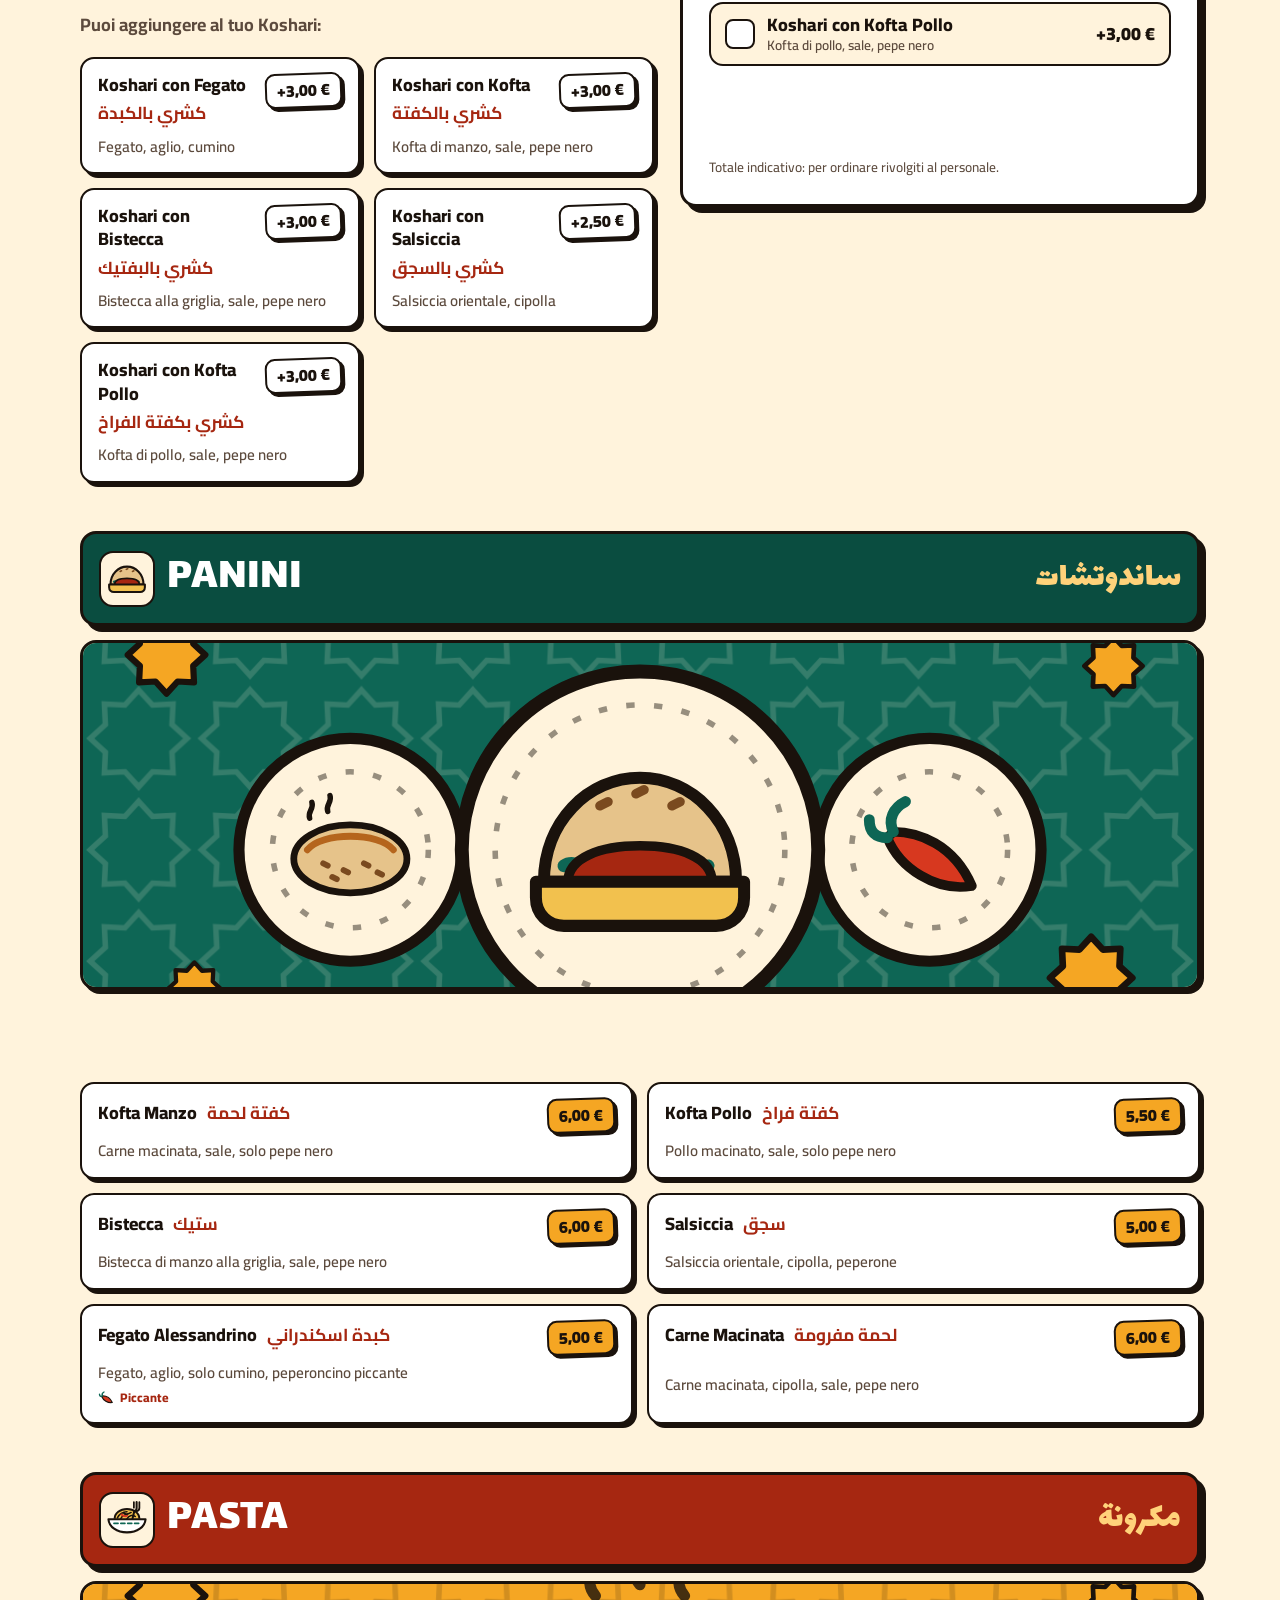
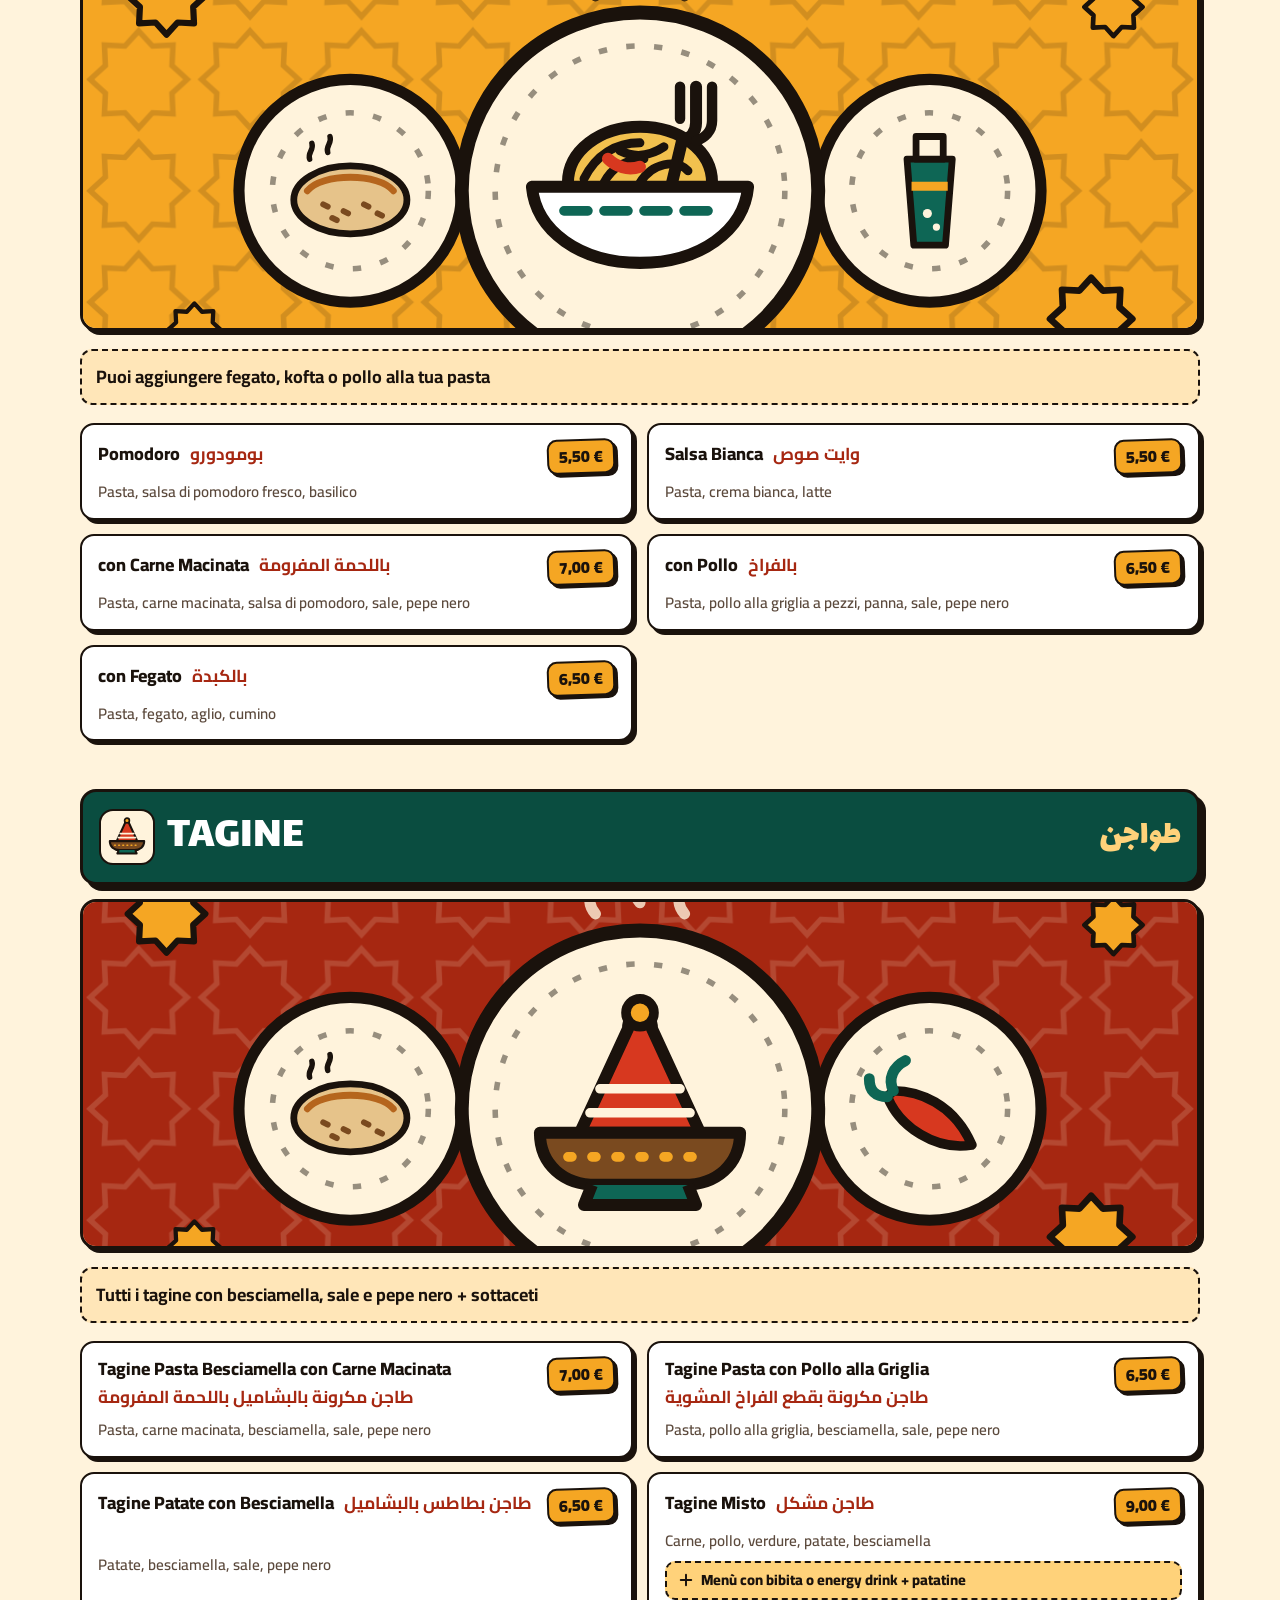
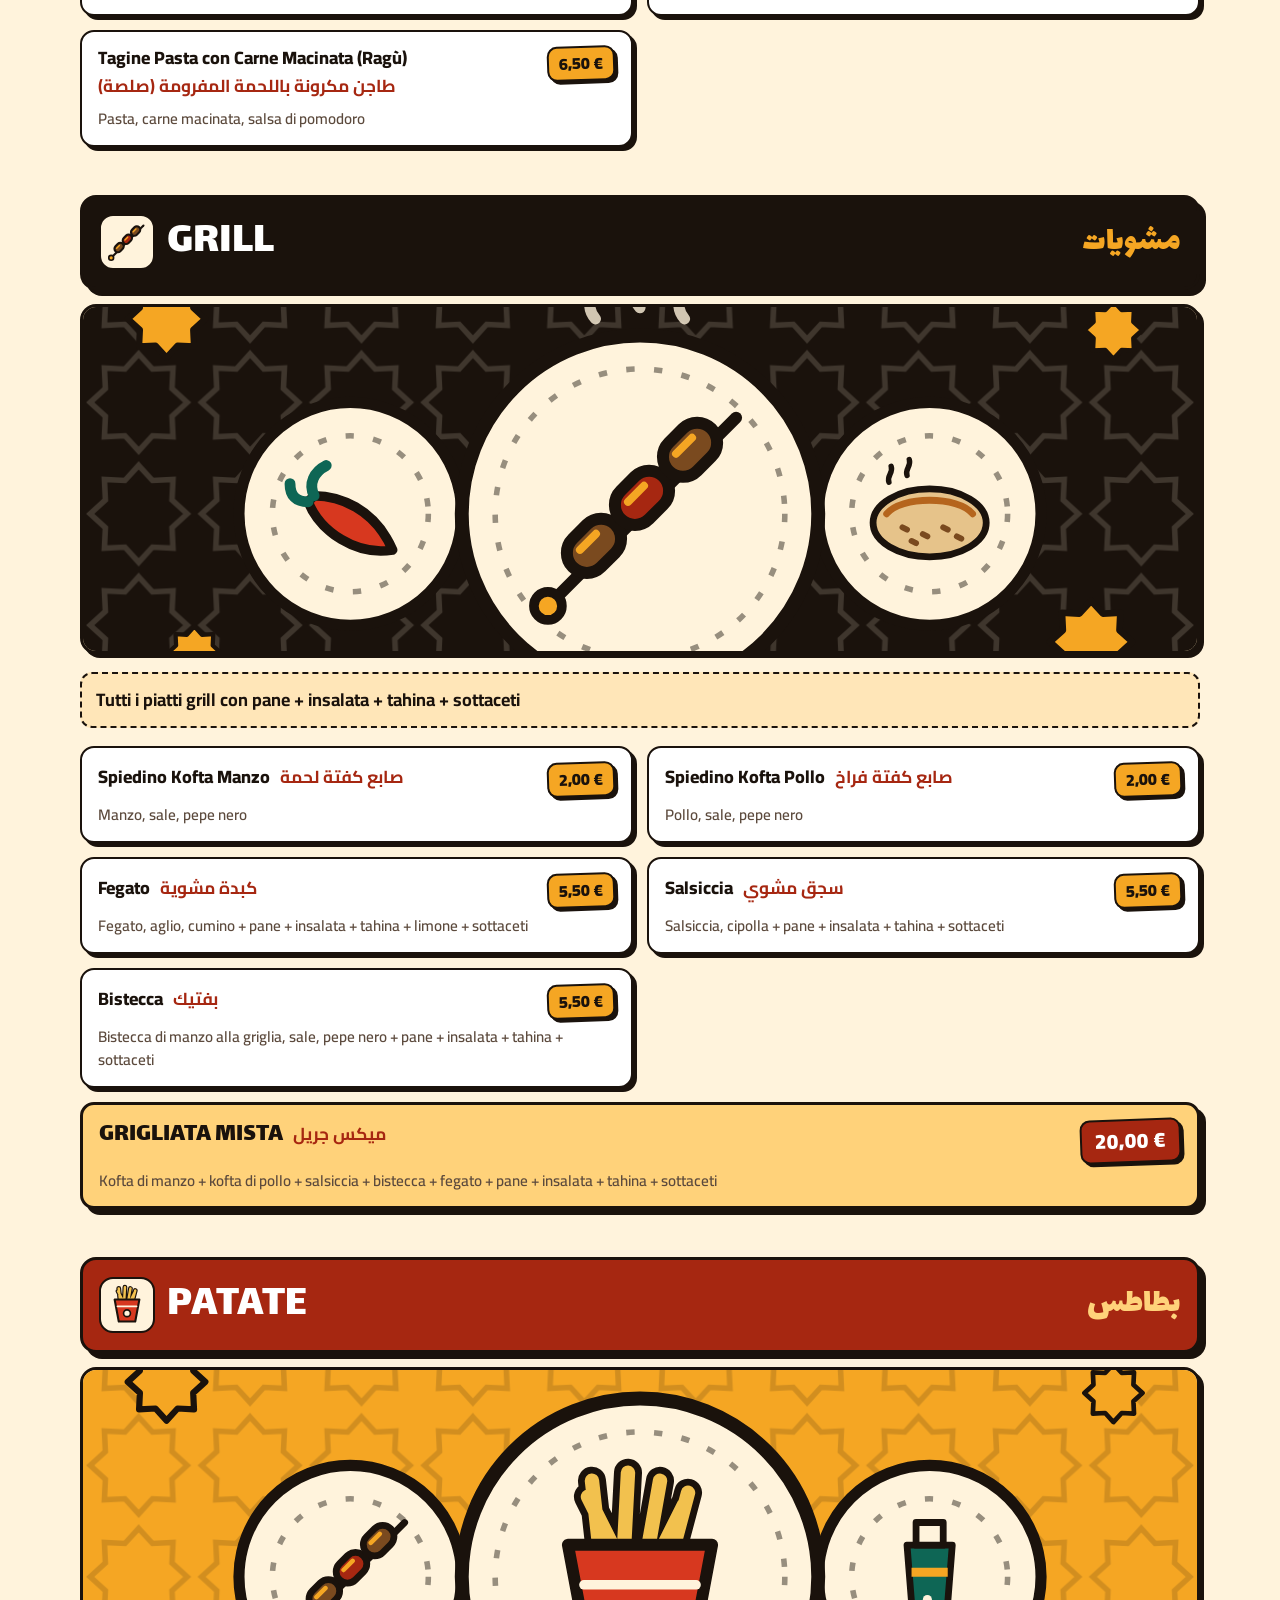
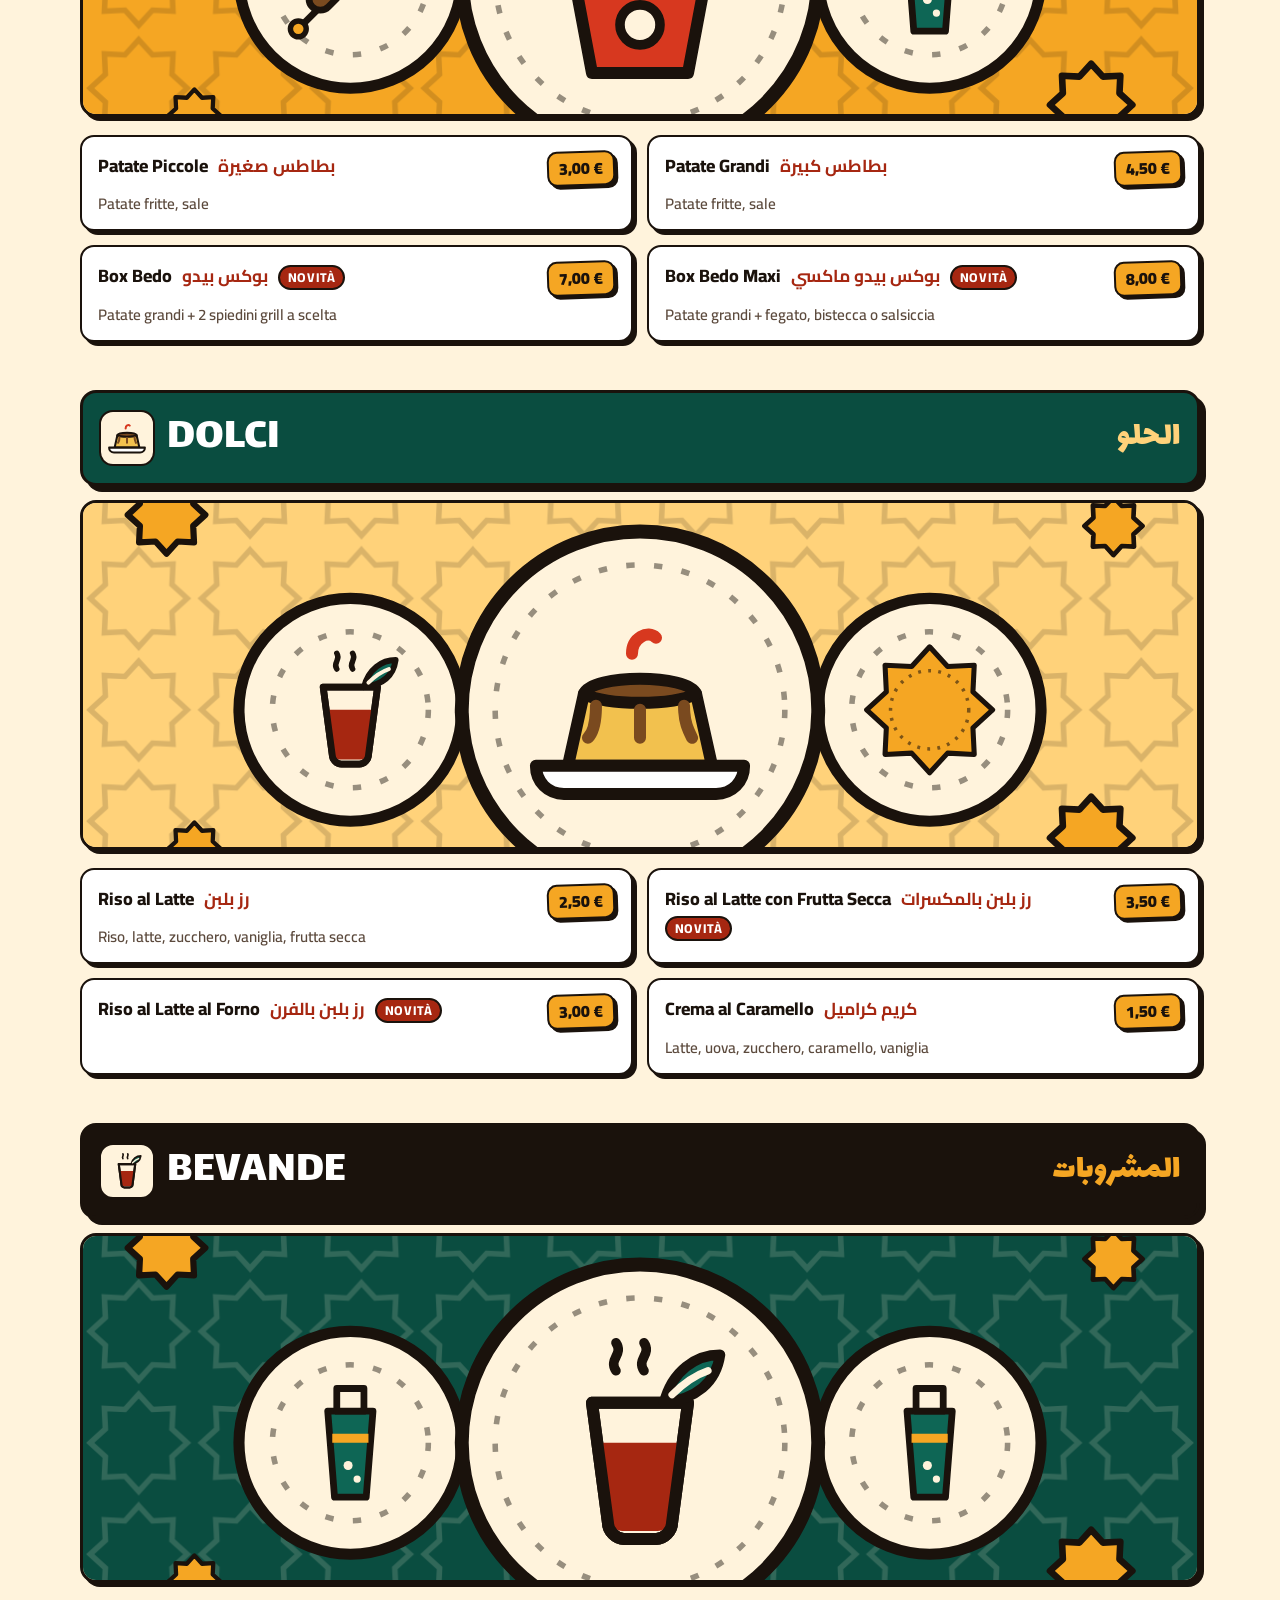
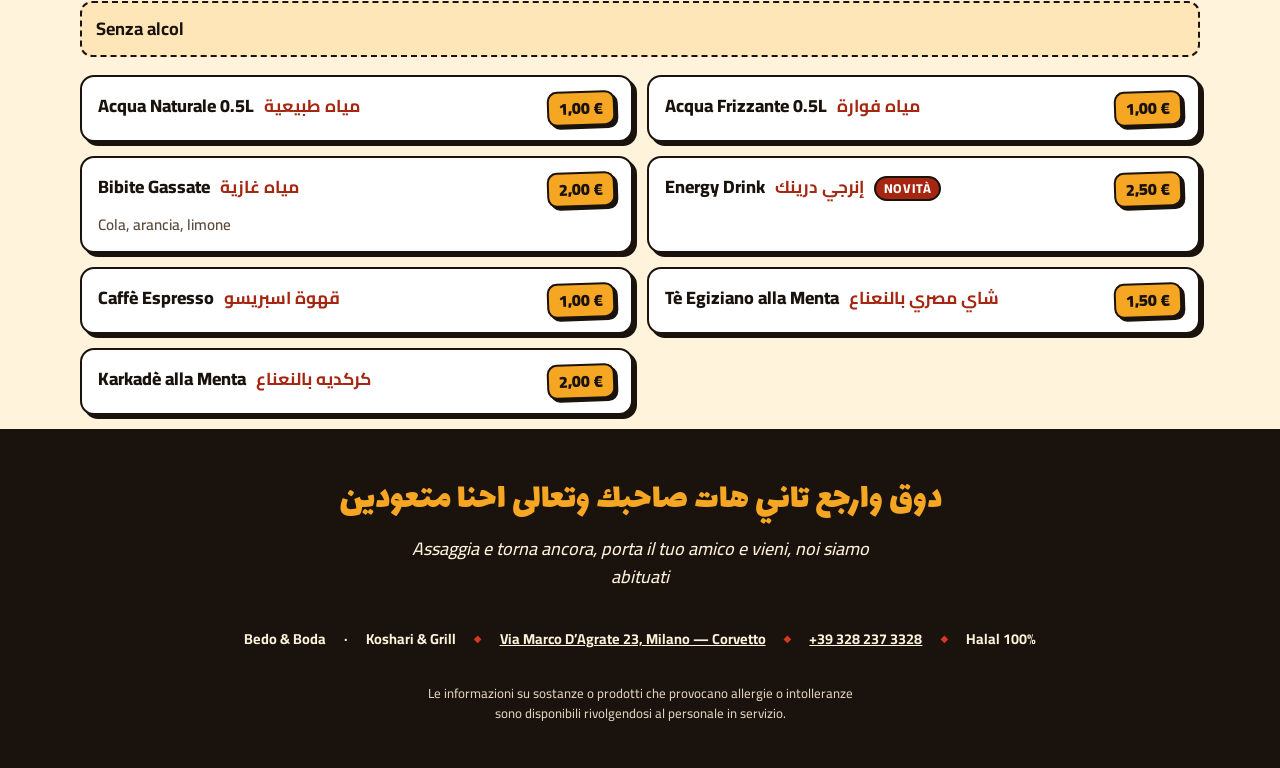
<file: menu/index.html>
<!doctype html>
<html lang="it" dir="ltr" data-titolo-it="Menu — Bedo &amp; Boda · Koshari &amp; Grill" data-titolo-ar="المنيو — Bedo &amp; Boda">
<head>
<meta charset="utf-8">
<meta name="viewport" content="width=device-width, initial-scale=1, viewport-fit=cover">
<title>Menu — Bedo &amp; Boda · Koshari &amp; Grill</title>
<meta name="description" content="Menu completo di Bedo &amp; Boda (Milano Corvetto) in italiano e arabo: koshari, panini, pasta, tagine, grill, dolci e bevande con i prezzi.">
<link rel="canonical" href="https://claudiuszy686.github.io/bedo-boda/menu/">
<meta name="theme-color" content="#FFF3DC">
<meta property="og:type" content="website">
<meta property="og:site_name" content="Bedo &amp; Boda">
<meta property="og:title" content="Menu — Bedo &amp; Boda · Koshari &amp; Grill">
<meta property="og:description" content="Menu completo di Bedo &amp; Boda (Milano Corvetto) in italiano e arabo: koshari, panini, pasta, tagine, grill, dolci e bevande con i prezzi.">
<meta property="og:url" content="https://claudiuszy686.github.io/bedo-boda/menu/">
<meta property="og:image" content="https://claudiuszy686.github.io/bedo-boda/assets/img/condivisione.png">
<meta property="og:image:width" content="1200">
<meta property="og:image:height" content="630">
<meta property="og:locale" content="it_IT">
<meta property="og:locale:alternate" content="ar_EG">
<meta name="twitter:card" content="summary_large_image">
<link rel="icon" href="../assets/img/favicon.svg" type="image/svg+xml">
<link rel="apple-touch-icon" href="../assets/img/apple-touch-icon.png">
<link rel="preload" href="../assets/font/lalezar-latin-400.woff2" as="font" type="font/woff2" crossorigin>
<link rel="preload" href="../assets/font/cairo-latin-400-900.woff2" as="font" type="font/woff2" crossorigin>
<link rel="stylesheet" href="../assets/css/font.css?v=eba71a6d">
<link rel="stylesheet" href="../assets/css/stile.css?v=c6cc9f0d">
<script>(function(d){var h=d.documentElement,l=null;try{l=new URLSearchParams(location.search).get('lang')}catch(e){}if(l!=='ar'&&l!=='it'){try{l=localStorage.getItem('bb-lingua')}catch(e){}}if(l!=='ar'&&l!=='it'){l=(navigator.language||'').slice(0,2)==='ar'?'ar':'it'}h.lang=l;h.dir=l==='ar'?'rtl':'ltr';if(!(window.matchMedia&&matchMedia('(prefers-reduced-motion: reduce)').matches)&&'IntersectionObserver' in window){h.classList.add('js-anim');setTimeout(function(){if(!window.__bbOk)h.classList.remove('js-anim')},2500)}})(document);</script>
<script src="../assets/js/sito.js?v=d9dd66ef" defer></script>
<script type="application/ld+json">{"@context":"https://schema.org","@type":"Menu","name":"Menu Bedo & Boda","url":"https://claudiuszy686.github.io/bedo-boda/menu/","inLanguage":["it","ar"],"hasMenuSection":[{"@type":"MenuSection","name":"Koshari","hasMenuItem":[{"@type":"MenuItem","name":"Koshari Piccolo","alternateName":"كشري صغير","suitableForDiet":"https://schema.org/HalalDiet","offers":{"@type":"Offer","price":"5.00","priceCurrency":"EUR"}},{"@type":"MenuItem","name":"Koshari Medio","alternateName":"كشري وسط","description":"Porzione classica","suitableForDiet":"https://schema.org/HalalDiet","offers":{"@type":"Offer","price":"6.00","priceCurrency":"EUR"}},{"@type":"MenuItem","name":"Koshari Grande","alternateName":"كشري كبير","description":"Porzione abbondante","suitableForDiet":"https://schema.org/HalalDiet","offers":{"@type":"Offer","price":"8.00","priceCurrency":"EUR"}},{"@type":"MenuItem","name":"Koshari Bedo","alternateName":"كشري بيدو","description":"Porzione maxi","suitableForDiet":"https://schema.org/HalalDiet","offers":{"@type":"Offer","price":"10.00","priceCurrency":"EUR"}},{"@type":"MenuItem","name":"Koshari con Fegato","alternateName":"كشري بالكبدة","description":"Fegato, aglio, cumino","suitableForDiet":"https://schema.org/HalalDiet","offers":{"@type":"Offer","price":"3.00","priceCurrency":"EUR"}},{"@type":"MenuItem","name":"Koshari con Kofta","alternateName":"كشري بالكفتة","description":"Kofta di manzo, sale, pepe nero","suitableForDiet":"https://schema.org/HalalDiet","offers":{"@type":"Offer","price":"3.00","priceCurrency":"EUR"}},{"@type":"MenuItem","name":"Koshari con Bistecca","alternateName":"كشري بالبفتيك","description":"Bistecca alla griglia, sale, pepe nero","suitableForDiet":"https://schema.org/HalalDiet","offers":{"@type":"Offer","price":"3.00","priceCurrency":"EUR"}},{"@type":"MenuItem","name":"Koshari con Salsiccia","alternateName":"كشري بالسجق","description":"Salsiccia orientale, cipolla","suitableForDiet":"https://schema.org/HalalDiet","offers":{"@type":"Offer","price":"2.50","priceCurrency":"EUR"}},{"@type":"MenuItem","name":"Koshari con Kofta Pollo","alternateName":"كشري بكفتة الفراخ","description":"Kofta di pollo, sale, pepe nero","suitableForDiet":"https://schema.org/HalalDiet","offers":{"@type":"Offer","price":"3.00","priceCurrency":"EUR"}}]},{"@type":"MenuSection","name":"Panini","hasMenuItem":[{"@type":"MenuItem","name":"Kofta Manzo","alternateName":"كفتة لحمة","description":"Carne macinata, sale, solo pepe nero","suitableForDiet":"https://schema.org/HalalDiet","offers":{"@type":"Offer","price":"6.00","priceCurrency":"EUR"}},{"@type":"MenuItem","name":"Kofta Pollo","alternateName":"كفتة فراخ","description":"Pollo macinato, sale, solo pepe nero","suitableForDiet":"https://schema.org/HalalDiet","offers":{"@type":"Offer","price":"5.50","priceCurrency":"EUR"}},{"@type":"MenuItem","name":"Bistecca","alternateName":"ستيك","description":"Bistecca di manzo alla griglia, sale, pepe nero","suitableForDiet":"https://schema.org/HalalDiet","offers":{"@type":"Offer","price":"6.00","priceCurrency":"EUR"}},{"@type":"MenuItem","name":"Salsiccia","alternateName":"سجق","description":"Salsiccia orientale, cipolla, peperone","suitableForDiet":"https://schema.org/HalalDiet","offers":{"@type":"Offer","price":"5.00","priceCurrency":"EUR"}},{"@type":"MenuItem","name":"Fegato Alessandrino","alternateName":"كبدة اسكندراني","description":"Fegato, aglio, solo cumino, peperoncino piccante","suitableForDiet":"https://schema.org/HalalDiet","offers":{"@type":"Offer","price":"5.00","priceCurrency":"EUR"}},{"@type":"MenuItem","name":"Carne Macinata","alternateName":"لحمة مفرومة","description":"Carne macinata, cipolla, sale, pepe nero","suitableForDiet":"https://schema.org/HalalDiet","offers":{"@type":"Offer","price":"6.00","priceCurrency":"EUR"}}]},{"@type":"MenuSection","name":"Pasta","hasMenuItem":[{"@type":"MenuItem","name":"Pomodoro","alternateName":"بومودورو","description":"Pasta, salsa di pomodoro fresco, basilico","suitableForDiet":"https://schema.org/HalalDiet","offers":{"@type":"Offer","price":"5.50","priceCurrency":"EUR"}},{"@type":"MenuItem","name":"Salsa Bianca","alternateName":"وايت صوص","description":"Pasta, crema bianca, latte","suitableForDiet":"https://schema.org/HalalDiet","offers":{"@type":"Offer","price":"5.50","priceCurrency":"EUR"}},{"@type":"MenuItem","name":"con Carne Macinata","alternateName":"باللحمة المفرومة","description":"Pasta, carne macinata, salsa di pomodoro, sale, pepe nero","suitableForDiet":"https://schema.org/HalalDiet","offers":{"@type":"Offer","price":"7.00","priceCurrency":"EUR"}},{"@type":"MenuItem","name":"con Pollo","alternateName":"بالفراخ","description":"Pasta, pollo alla griglia a pezzi, panna, sale, pepe nero","suitableForDiet":"https://schema.org/HalalDiet","offers":{"@type":"Offer","price":"6.50","priceCurrency":"EUR"}},{"@type":"MenuItem","name":"con Fegato","alternateName":"بالكبدة","description":"Pasta, fegato, aglio, cumino","suitableForDiet":"https://schema.org/HalalDiet","offers":{"@type":"Offer","price":"6.50","priceCurrency":"EUR"}}]},{"@type":"MenuSection","name":"Tagine","hasMenuItem":[{"@type":"MenuItem","name":"Tagine Pasta Besciamella con Carne Macinata","alternateName":"طاجن مكرونة بالبشاميل باللحمة المفرومة","description":"Pasta, carne macinata, besciamella, sale, pepe nero","suitableForDiet":"https://schema.org/HalalDiet","offers":{"@type":"Offer","price":"7.00","priceCurrency":"EUR"}},{"@type":"MenuItem","name":"Tagine Pasta con Pollo alla Griglia","alternateName":"طاجن مكرونة بقطع الفراخ المشوية","description":"Pasta, pollo alla griglia, besciamella, sale, pepe nero","suitableForDiet":"https://schema.org/HalalDiet","offers":{"@type":"Offer","price":"6.50","priceCurrency":"EUR"}},{"@type":"MenuItem","name":"Tagine Patate con Besciamella","alternateName":"طاجن بطاطس بالبشاميل","description":"Patate, besciamella, sale, pepe nero","suitableForDiet":"https://schema.org/HalalDiet","offers":{"@type":"Offer","price":"6.50","priceCurrency":"EUR"}},{"@type":"MenuItem","name":"Tagine Misto","alternateName":"طاجن مشكل","description":"Carne, pollo, verdure, patate, besciamella. Menù con bibita o energy drink + patatine","suitableForDiet":"https://schema.org/HalalDiet","offers":{"@type":"Offer","price":"9.00","priceCurrency":"EUR"}},{"@type":"MenuItem","name":"Tagine Pasta con Carne Macinata (Ragù)","alternateName":"طاجن مكرونة باللحمة المفرومة (صلصة)","description":"Pasta, carne macinata, salsa di pomodoro","suitableForDiet":"https://schema.org/HalalDiet","offers":{"@type":"Offer","price":"6.50","priceCurrency":"EUR"}}]},{"@type":"MenuSection","name":"Grill","hasMenuItem":[{"@type":"MenuItem","name":"Spiedino Kofta Manzo","alternateName":"صابع كفتة لحمة","description":"Manzo, sale, pepe nero","suitableForDiet":"https://schema.org/HalalDiet","offers":{"@type":"Offer","price":"2.00","priceCurrency":"EUR"}},{"@type":"MenuItem","name":"Spiedino Kofta Pollo","alternateName":"صابع كفتة فراخ","description":"Pollo, sale, pepe nero","suitableForDiet":"https://schema.org/HalalDiet","offers":{"@type":"Offer","price":"2.00","priceCurrency":"EUR"}},{"@type":"MenuItem","name":"Fegato","alternateName":"كبدة مشوية","description":"Fegato, aglio, cumino + pane + insalata + tahina + limone + sottaceti","suitableForDiet":"https://schema.org/HalalDiet","offers":{"@type":"Offer","price":"5.50","priceCurrency":"EUR"}},{"@type":"MenuItem","name":"Salsiccia","alternateName":"سجق مشوي","description":"Salsiccia, cipolla + pane + insalata + tahina + sottaceti","suitableForDiet":"https://schema.org/HalalDiet","offers":{"@type":"Offer","price":"5.50","priceCurrency":"EUR"}},{"@type":"MenuItem","name":"Bistecca","alternateName":"بفتيك","description":"Bistecca di manzo alla griglia, sale, pepe nero + pane + insalata + tahina + sottaceti","suitableForDiet":"https://schema.org/HalalDiet","offers":{"@type":"Offer","price":"5.50","priceCurrency":"EUR"}},{"@type":"MenuItem","name":"Grigliata Mista","alternateName":"ميكس جريل","description":"Kofta di manzo + kofta di pollo + salsiccia + bistecca + fegato + pane + insalata + tahina + sottaceti","suitableForDiet":"https://schema.org/HalalDiet","offers":{"@type":"Offer","price":"20.00","priceCurrency":"EUR"}}]},{"@type":"MenuSection","name":"Patate","hasMenuItem":[{"@type":"MenuItem","name":"Patate Piccole","alternateName":"بطاطس صغيرة","description":"Patate fritte, sale","suitableForDiet":"https://schema.org/HalalDiet","offers":{"@type":"Offer","price":"3.00","priceCurrency":"EUR"}},{"@type":"MenuItem","name":"Patate Grandi","alternateName":"بطاطس كبيرة","description":"Patate fritte, sale","suitableForDiet":"https://schema.org/HalalDiet","offers":{"@type":"Offer","price":"4.50","priceCurrency":"EUR"}},{"@type":"MenuItem","name":"Box Bedo","alternateName":"بوكس بيدو","description":"Patate grandi + 2 spiedini grill a scelta","suitableForDiet":"https://schema.org/HalalDiet","offers":{"@type":"Offer","price":"7.00","priceCurrency":"EUR"}},{"@type":"MenuItem","name":"Box Bedo Maxi","alternateName":"بوكس بيدو ماكسي","description":"Patate grandi + fegato, bistecca o salsiccia","suitableForDiet":"https://schema.org/HalalDiet","offers":{"@type":"Offer","price":"8.00","priceCurrency":"EUR"}}]},{"@type":"MenuSection","name":"Dolci","hasMenuItem":[{"@type":"MenuItem","name":"Riso al Latte","alternateName":"رز بلبن","description":"Riso, latte, zucchero, vaniglia, frutta secca","suitableForDiet":"https://schema.org/HalalDiet","offers":{"@type":"Offer","price":"2.50","priceCurrency":"EUR"}},{"@type":"MenuItem","name":"Riso al Latte con Frutta Secca","alternateName":"رز بلبن بالمكسرات","suitableForDiet":"https://schema.org/HalalDiet","offers":{"@type":"Offer","price":"3.50","priceCurrency":"EUR"}},{"@type":"MenuItem","name":"Riso al Latte al Forno","alternateName":"رز بلبن بالفرن","suitableForDiet":"https://schema.org/HalalDiet","offers":{"@type":"Offer","price":"3.00","priceCurrency":"EUR"}},{"@type":"MenuItem","name":"Crema al Caramello","alternateName":"كريم كراميل","description":"Latte, uova, zucchero, caramello, vaniglia","suitableForDiet":"https://schema.org/HalalDiet","offers":{"@type":"Offer","price":"1.50","priceCurrency":"EUR"}}]},{"@type":"MenuSection","name":"Bevande","hasMenuItem":[{"@type":"MenuItem","name":"Acqua Naturale 0.5L","alternateName":"مياه طبيعية","suitableForDiet":"https://schema.org/HalalDiet","offers":{"@type":"Offer","price":"1.00","priceCurrency":"EUR"}},{"@type":"MenuItem","name":"Acqua Frizzante 0.5L","alternateName":"مياه فوارة","suitableForDiet":"https://schema.org/HalalDiet","offers":{"@type":"Offer","price":"1.00","priceCurrency":"EUR"}},{"@type":"MenuItem","name":"Bibite Gassate","alternateName":"مياه غازية","description":"Cola, arancia, limone","suitableForDiet":"https://schema.org/HalalDiet","offers":{"@type":"Offer","price":"2.00","priceCurrency":"EUR"}},{"@type":"MenuItem","name":"Energy Drink","alternateName":"إنرجي درينك","suitableForDiet":"https://schema.org/HalalDiet","offers":{"@type":"Offer","price":"2.50","priceCurrency":"EUR"}},{"@type":"MenuItem","name":"Caffè Espresso","alternateName":"قهوة اسبريسو","suitableForDiet":"https://schema.org/HalalDiet","offers":{"@type":"Offer","price":"1.00","priceCurrency":"EUR"}},{"@type":"MenuItem","name":"Tè Egiziano alla Menta","alternateName":"شاي مصري بالنعناع","suitableForDiet":"https://schema.org/HalalDiet","offers":{"@type":"Offer","price":"1.50","priceCurrency":"EUR"}},{"@type":"MenuItem","name":"Karkadè alla Menta","alternateName":"كركديه بالنعناع","suitableForDiet":"https://schema.org/HalalDiet","offers":{"@type":"Offer","price":"2.00","priceCurrency":"EUR"}}]}]}</script>
</head>
<body>
<a class="salta" href="#contenuto"><span data-solo="it">Vai al contenuto</span><span data-solo="ar" lang="ar">انتقل للمحتوى</span></a>
<svg xmlns="http://www.w3.org/2000/svg" style="display:none" aria-hidden="true">
  <symbol id="i-ciotola" viewBox="0 0 64 64">
    <path d="M9 33c1-12 13-19 23-19s22 7 23 19z" fill="#F2C14E" stroke="#1A120C" stroke-width="3" stroke-linejoin="round"/>
    <path d="M14 30c5-7 31-7 36 0-7-3-29-3-36 0z" fill="#D7381F" stroke="#1A120C" stroke-width="2.4" stroke-linejoin="round"/>
    <path d="M20 22c2-2 4-2 5 0M30 19c2-2 4-2 5 0M39 22c2-2 4-2 5 0M25 26c1.5-1.5 3-1.5 4 0M35 26c1.5-1.5 3-1.5 4 0" fill="none" stroke="#7A4A1F" stroke-width="2.4" stroke-linecap="round"/>
    <path d="M5 33h54c0 13-11 22-27 22S5 46 5 33z" fill="#0E6655" stroke="#1A120C" stroke-width="3" stroke-linejoin="round"/>
    <path d="M13 41h38" stroke="#F5A623" stroke-width="2.6" stroke-linecap="round" stroke-dasharray="1 6"/>
    <path d="M24 55h16" stroke="#1A120C" stroke-width="3" stroke-linecap="round"/>
  </symbol>
  <symbol id="i-spiedino" viewBox="0 0 64 64">
    <path d="M8 56L56 8" stroke="#1A120C" stroke-width="3" stroke-linecap="round"/>
    <rect x="13" y="35" width="15" height="10" rx="5" transform="rotate(-45 20.5 40)" fill="#7A4A1F" stroke="#1A120C" stroke-width="3"/>
    <rect x="25" y="23" width="15" height="10" rx="5" transform="rotate(-45 32.5 28)" fill="#A62711" stroke="#1A120C" stroke-width="3"/>
    <rect x="37" y="11" width="15" height="10" rx="5" transform="rotate(-45 44.5 16)" fill="#7A4A1F" stroke="#1A120C" stroke-width="3"/>
    <path d="M17 41l4-4M29 29l4-4M41 17l4-4" stroke="#F5A623" stroke-width="2" stroke-linecap="round"/>
    <circle cx="9" cy="55" r="3.5" fill="#F5A623" stroke="#1A120C" stroke-width="2.4"/>
  </symbol>
  <symbol id="i-tagine" viewBox="0 0 64 64">
    <path d="M32 8c2 0 3 2 3 4l12 26H17l12-26c0-2 1-4 3-4z" fill="#D7381F" stroke="#1A120C" stroke-width="3" stroke-linejoin="round"/>
    <circle cx="32" cy="8" r="3.5" fill="#F5A623" stroke="#1A120C" stroke-width="2.4"/>
    <path d="M22 27h20M19.5 33h25" stroke="#FFF3DC" stroke-width="2.4" stroke-linecap="round"/>
    <path d="M7 38h50c0 8-6 13-14 13H21C13 51 7 46 7 38z" fill="#7A4A1F" stroke="#1A120C" stroke-width="3" stroke-linejoin="round"/>
    <path d="M14 44h36" stroke="#F5A623" stroke-width="2.4" stroke-linecap="round" stroke-dasharray="1 5"/>
    <path d="M20 51l-2 5h28l-2-5" fill="#0E6655" stroke="#1A120C" stroke-width="3" stroke-linejoin="round"/>
  </symbol>
  <symbol id="i-panino" viewBox="0 0 64 64">
    <path d="M8 40c0-15 11-26 24-26s24 11 24 26z" fill="#E6C38A" stroke="#1A120C" stroke-width="3" stroke-linejoin="round"/>
    <path d="M13 36c3-2 6 2 9 0s6 2 9 0 6 2 9 0 6 2 9 0" fill="none" stroke="#0E6655" stroke-width="3.2" stroke-linecap="round"/>
    <path d="M14 40c0-6 8-9 18-9s18 3 18 9" fill="#A62711" stroke="#1A120C" stroke-width="2.4"/>
    <path d="M6 40h52v4c0 4-3 7-7 7H13c-4 0-7-3-7-7z" fill="#F2C14E" stroke="#1A120C" stroke-width="3" stroke-linejoin="round"/>
    <path d="M22 21l2-1M31 18l2-1M40 21l2-1" stroke="#7A4A1F" stroke-width="2.4" stroke-linecap="round"/>
  </symbol>
  <symbol id="i-pasta" viewBox="0 0 64 64">
    <path d="M14 30c0-8 8-14 18-14s18 6 18 14" fill="#F2C14E" stroke="#1A120C" stroke-width="3"/>
    <path d="M18 29c3-6 8-9 14-9M23 30c2-4 6-6 10-6M32 30c3-5 9-6 12-3M27 22c4 2 8 1 11-1" fill="none" stroke="#1A120C" stroke-width="2.2" stroke-linecap="round"/>
    <path d="M24 24c2 2 5 3 8 2" fill="none" stroke="#D7381F" stroke-width="3" stroke-linecap="round"/>
    <path d="M46 6v9c0 2.5-1.6 4-3.5 4.5L40 30" fill="none" stroke="#1A120C" stroke-width="3" stroke-linecap="round" stroke-linejoin="round"/>
    <path d="M42 6v8M50 6v8.5c0 2.6-1.8 4.3-4 5" fill="none" stroke="#1A120C" stroke-width="2.6" stroke-linecap="round"/>
    <path d="M5 31h54c-1 11-12 19-27 19S6 42 5 31z" fill="#FFFFFF" stroke="#1A120C" stroke-width="3" stroke-linejoin="round"/>
    <path d="M13 37h38" stroke="#0E6655" stroke-width="2.4" stroke-linecap="round" stroke-dasharray="6 4"/>
  </symbol>
  <symbol id="i-patate" viewBox="0 0 64 64">
    <path d="M22 26l-2-18M28 25l1-19M34 25l3-17M40 26l4-15M26 26l-7-14M37 26l6-12" stroke="#1A120C" stroke-width="7" stroke-linecap="round"/>
    <path d="M22 26l-2-18M28 25l1-19M34 25l3-17M40 26l4-15M26 26l-7-14M37 26l6-12" stroke="#F2C14E" stroke-width="3.6" stroke-linecap="round"/>
    <path d="M14 24h36l-6 32H20z" fill="#D7381F" stroke="#1A120C" stroke-width="3" stroke-linejoin="round"/>
    <path d="M18 34h28" stroke="#FFF3DC" stroke-width="2.4" stroke-linecap="round"/>
    <circle cx="32" cy="44" r="5" fill="#FFF3DC" stroke="#1A120C" stroke-width="2.4"/>
  </symbol>
  <symbol id="i-dolce" viewBox="0 0 64 64">
    <path d="M14 46l4-18h28l4 18z" fill="#F2C14E" stroke="#1A120C" stroke-width="3" stroke-linejoin="round"/>
    <path d="M18 28c2-5 26-5 28 0-6 3-22 3-28 0z" fill="#7A4A1F" stroke="#1A120C" stroke-width="3" stroke-linejoin="round"/>
    <path d="M21 31c0 5-1 7-2 8M43 31c0 4 1 6 2 8M32 32v7" fill="none" stroke="#7A4A1F" stroke-width="3" stroke-linecap="round"/>
    <path d="M6 46h52c0 4-3 7-7 7H13c-4 0-7-3-7-7z" fill="#FFFFFF" stroke="#1A120C" stroke-width="3" stroke-linejoin="round"/>
    <path d="M30 18c0-4 4-6 6-4" fill="none" stroke="#D7381F" stroke-width="3" stroke-linecap="round"/>
  </symbol>
  <symbol id="i-te" viewBox="0 0 64 64">
    <path d="M20 22h24l-4 30c0 2-2 4-4 4h-8c-2 0-4-2-4-4z" fill="#FFF3DC" stroke="#1A120C" stroke-width="3" stroke-linejoin="round"/>
    <path d="M22 32h20l-2.6 19.5c-.3 1.5-1.6 2.5-3 2.5h-8.8c-1.4 0-2.7-1-3-2.5z" fill="#A62711"/>
    <path d="M20 22h24l-4 30c0 2-2 4-4 4h-8c-2 0-4-2-4-4z" fill="none" stroke="#1A120C" stroke-width="3" stroke-linejoin="round"/>
    <path d="M38 22c2-8 8-12 14-12-1 7-6 11-14 12z" fill="#0E6655" stroke="#1A120C" stroke-width="2.6" stroke-linejoin="round"/>
    <path d="M40 20c3-3 6-5 9-6" stroke="#FFF3DC" stroke-width="1.8" stroke-linecap="round"/>
    <path d="M26 14c-2-3 2-4 0-7M33 14c-2-3 2-4 0-7" fill="none" stroke="#1A120C" stroke-width="2.4" stroke-linecap="round"/>
  </symbol>
  <symbol id="i-pane" viewBox="0 0 64 64">
    <ellipse cx="32" cy="36" rx="25" ry="15" fill="#E6C38A" stroke="#1A120C" stroke-width="3"/>
    <path d="M13 32c6-8 32-8 38 0" fill="none" stroke="#B5651D" stroke-width="3" stroke-linecap="round"/>
    <path d="M20 38l2 1M29 41l2 1M38 38l2 1M44 42l2 1M24 44l2 1" stroke="#7A4A1F" stroke-width="2.6" stroke-linecap="round"/>
    <path d="M14 18c-1-3 2-4 1-7M22 15c-1-3 2-4 1-7" fill="none" stroke="#1A120C" stroke-width="2.4" stroke-linecap="round"/>
  </symbol>
  <symbol id="i-bibita" viewBox="0 0 64 64">
    <path d="M22 18h20l-3 38H25z" fill="#0E6655" stroke="#1A120C" stroke-width="3" stroke-linejoin="round"/>
    <path d="M24 30h16" stroke="#F5A623" stroke-width="4"/>
    <path d="M26 8h12v10H26z" fill="#FFF3DC" stroke="#1A120C" stroke-width="3" stroke-linejoin="round"/>
    <circle cx="31" cy="42" r="2" fill="#FFF3DC"/><circle cx="35" cy="48" r="1.6" fill="#FFF3DC"/>
  </symbol>
  <symbol id="i-stella" viewBox="0 0 100 100">
    <path d="M50 6.5L62.4 20.1 80.8 19.2 79.9 37.6 93.5 50 79.9 62.4 80.8 80.8 62.4 79.9 50 93.5 37.6 79.9 19.2 80.8 20.1 62.4 6.5 50 20.1 37.6 19.2 19.2 37.6 20.1z" fill="currentColor" stroke="#1A120C" stroke-width="3.5" stroke-linejoin="round"/>
    <circle cx="50" cy="50" r="27" fill="none" stroke="#1A120C" stroke-width="2.4" stroke-dasharray="2 5" opacity=".55"/>
  </symbol>
  <symbol id="i-peperoncino" viewBox="0 0 24 24">
    <path d="M6 9c4 0 10 2 13 9-6 1-12-3-14-8z" fill="#D7381F" stroke="#1A120C" stroke-width="1.6" stroke-linejoin="round"/>
    <path d="M6 9c-1-2 0-4 2-5M5 10c-2 0-3-1-3-3" fill="none" stroke="#0E6655" stroke-width="1.8" stroke-linecap="round"/>
  </symbol>
  <symbol id="u-tel" viewBox="0 0 24 24"><path d="M5 4h4l2 5-2.5 1.5a11 11 0 0 0 5 5L15 13l5 2v4a2 2 0 0 1-2 2A16 16 0 0 1 3 6a2 2 0 0 1 2-2" fill="none" stroke="currentColor" stroke-width="2" stroke-linejoin="round"/></symbol>
  <symbol id="u-pin" viewBox="0 0 24 24"><path d="M12 21s-7-6.5-7-12a7 7 0 0 1 14 0c0 5.5-7 12-7 12z" fill="none" stroke="currentColor" stroke-width="2" stroke-linejoin="round"/><circle cx="12" cy="9" r="2.6" fill="none" stroke="currentColor" stroke-width="2"/></symbol>
  <symbol id="u-freccia" viewBox="0 0 24 24"><path d="M5 12h14M13 6l6 6-6 6" fill="none" stroke="currentColor" stroke-width="2.2" stroke-linecap="round" stroke-linejoin="round"/></symbol>
  <symbol id="u-menu" viewBox="0 0 24 24"><path d="M6 3h12v18H6zM9 8h6M9 12h6M9 16h4" fill="none" stroke="currentColor" stroke-width="2" stroke-linejoin="round" stroke-linecap="round"/></symbol>
  <symbol id="u-condividi" viewBox="0 0 24 24"><circle cx="18" cy="5" r="2.5" fill="none" stroke="currentColor" stroke-width="2"/><circle cx="6" cy="12" r="2.5" fill="none" stroke="currentColor" stroke-width="2"/><circle cx="18" cy="19" r="2.5" fill="none" stroke="currentColor" stroke-width="2"/><path d="M8.2 10.8l7.6-4.4M8.2 13.2l7.6 4.4" stroke="currentColor" stroke-width="2"/></symbol>
  <symbol id="u-su" viewBox="0 0 24 24"><path d="M12 19V5M6 11l6-6 6 6" fill="none" stroke="currentColor" stroke-width="2.2" stroke-linecap="round" stroke-linejoin="round"/></symbol>
  <symbol id="u-spunta" viewBox="0 0 24 24"><path d="M5 12.5l4.5 4.5L19 7.5" fill="none" stroke="currentColor" stroke-width="2.6" stroke-linecap="round" stroke-linejoin="round"/></symbol>
  <symbol id="u-piu" viewBox="0 0 24 24"><path d="M12 5v14M5 12h14" fill="none" stroke="currentColor" stroke-width="2.6" stroke-linecap="round"/></symbol>
</svg>

<header class="testata">
  <div class="contenitore testata__riga">
    <a class="marchio" href="../index.html" aria-label="Bedo &amp; Boda">
      <svg class="marchio__stella" aria-hidden="true" focusable="false"><use href="#i-stella"/></svg>
      <span class="marchio__nome" lang="it">Bedo <b>&amp;</b> Boda</span>
    </a>
    <nav class="testata__nav" aria-label="Menu principale / القائمة الرئيسية"><a href="../index.html"><span data-solo="it">Home</span><span data-solo="ar" lang="ar">الرئيسية</span></a><a href="../index.html#dove"><span data-solo="it">Dove siamo</span><span data-solo="ar" lang="ar">مكاننا</span></a></nav>
    <div class="lingue" role="group" aria-label="Lingua / اللغة">
      <button type="button" data-lingua="it" aria-pressed="true" lang="it">IT</button>
      <button type="button" data-lingua="ar" aria-pressed="false" lang="ar">عربي</button>
    </div>
    <a class="testata__tel" href="tel:+393282373328" data-numero="+39 328 237 3328" aria-label="Chiama / اتصل +39 328 237 3328"><svg aria-hidden="true" focusable="false"><use href="#u-tel"/></svg><span class="testata__tel-num" dir="ltr">+39 328 237 3328</span></a>
  </div>
</header>
<main id="contenuto">
  <section class="menu-testa">
    <div class="contenitore">
      <p class="sopratitolo"><bdi lang="it">Bedo &amp; Boda</bdi> · <span data-solo="it">Milano — Corvetto</span><span data-solo="ar" lang="ar">ميلانو — كورفيتو</span></p>
      <h1 class="titolo"><span data-solo="it">Menu</span><span data-solo="ar" lang="ar">المنيو</span><span class="sub"><span data-solo="it" lang="ar">المنيو</span><span data-solo="ar" lang="it">Menu</span></span></h1>
      <div class="menu-testa__badge">
        <span class="etichetta etichetta--verde"><svg aria-hidden="true" focusable="false"><use href="#u-spunta"/></svg><span data-solo="it">Halal 100%</span><span data-solo="ar" lang="ar">حلال ١٠٠٪</span></span>
        <span class="etichetta"><span data-solo="it">Senza alcol</span><span data-solo="ar" lang="ar">بدون كحول</span></span>
        <span class="etichetta etichetta--oro"><span data-solo="it">Pane baladi fresco sfornato ogni giorno</span><span data-solo="ar" lang="ar">عيش بلدي طازة مخبوز يومياً في الفرن</span></span>
      </div>
      <p class="menu-testa__azioni"><button type="button" class="bottone bottone--chiaro" data-condividi="https://claudiuszy686.github.io/bedo-boda/menu/"><svg aria-hidden="true" focusable="false"><use href="#u-condividi"/></svg><span data-solo="it">Condividi</span><span data-solo="ar" lang="ar">شارك</span></button></p>
    </div>
  </section>
  <nav class="schede-cat" aria-label="Categorie del menu / أقسام المنيو">
    <div class="schede-cat__pista">
      <a href="#koshari"><svg aria-hidden="true" focusable="false"><use href="#i-ciotola"/></svg><span data-solo="it">Koshari</span><span data-solo="ar" lang="ar">كشري</span></a>
      <a href="#panini"><svg aria-hidden="true" focusable="false"><use href="#i-panino"/></svg><span data-solo="it">Panini</span><span data-solo="ar" lang="ar">ساندوتشات</span></a>
      <a href="#pasta"><svg aria-hidden="true" focusable="false"><use href="#i-pasta"/></svg><span data-solo="it">Pasta</span><span data-solo="ar" lang="ar">مكرونة</span></a>
      <a href="#tagine"><svg aria-hidden="true" focusable="false"><use href="#i-tagine"/></svg><span data-solo="it">Tagine</span><span data-solo="ar" lang="ar">طواجن</span></a>
      <a href="#grill"><svg aria-hidden="true" focusable="false"><use href="#i-spiedino"/></svg><span data-solo="it">Grill</span><span data-solo="ar" lang="ar">مشويات</span></a>
      <a href="#patate"><svg aria-hidden="true" focusable="false"><use href="#i-patate"/></svg><span data-solo="it">Patate</span><span data-solo="ar" lang="ar">بطاطس</span></a>
      <a href="#dolci"><svg aria-hidden="true" focusable="false"><use href="#i-dolce"/></svg><span data-solo="it">Dolci</span><span data-solo="ar" lang="ar">الحلو</span></a>
      <a href="#bevande"><svg aria-hidden="true" focusable="false"><use href="#i-te"/></svg><span data-solo="it">Bevande</span><span data-solo="ar" lang="ar">المشروبات</span></a>
    </div>
  </nav>
<section class="sezione" id="koshari" aria-labelledby="t-koshari">
  <div class="contenitore">
    <div class="sezione__testa rivela"><svg aria-hidden="true" focusable="false"><use href="#i-ciotola"/></svg><h2 id="t-koshari"><span data-solo="it">Koshari</span><span data-solo="ar" lang="ar">كشري</span></h2><span class="sub"><span data-solo="it" lang="ar">كشري</span><span data-solo="ar" lang="it">Koshari</span></span></div>
    <figure class="cat-img rivela cat-img--disegno" aria-hidden="true"><svg viewBox="0 0 400 175" preserveAspectRatio="xMidYMid slice" focusable="false"><defs><pattern id="mot-koshari" width="40" height="40" patternUnits="userSpaceOnUse"><path d="M50 6.5L62.4 20.1 80.8 19.2 79.9 37.6 93.5 50 79.9 62.4 80.8 80.8 62.4 79.9 50 93.5 37.6 79.9 19.2 80.8 20.1 62.4 6.5 50 20.1 37.6 19.2 19.2 37.6 20.1z" transform="scale(.4)" fill="none" stroke="#FFF3DC" stroke-width="5"/></pattern></defs><rect width="400" height="175" fill="#D7381F"/><rect width="400" height="175" fill="url(#mot-koshari)" opacity=".16"/><g transform="translate(14 14) scale(0.320)"><path d="M50 6.5L62.4 20.1 80.8 19.2 79.9 37.6 93.5 50 79.9 62.4 80.8 80.8 62.4 79.9 50 93.5 37.6 79.9 19.2 80.8 20.1 62.4 6.5 50 20.1 37.6 19.2 19.2 37.6 20.1z" fill="#F5A623" stroke="#1A120C" stroke-width="7" stroke-linejoin="round"/></g><g transform="translate(358 22) scale(0.240)"><path d="M50 6.5L62.4 20.1 80.8 19.2 79.9 37.6 93.5 50 79.9 62.4 80.8 80.8 62.4 79.9 50 93.5 37.6 79.9 19.2 80.8 20.1 62.4 6.5 50 20.1 37.6 19.2 19.2 37.6 20.1z" fill="#F5A623" stroke="#1A120C" stroke-width="7" stroke-linejoin="round"/></g><g transform="translate(29 139) scale(0.220)"><path d="M50 6.5L62.4 20.1 80.8 19.2 79.9 37.6 93.5 50 79.9 62.4 80.8 80.8 62.4 79.9 50 93.5 37.6 79.9 19.2 80.8 20.1 62.4 6.5 50 20.1 37.6 19.2 19.2 37.6 20.1z" fill="#F5A623" stroke="#1A120C" stroke-width="7" stroke-linejoin="round"/></g><g transform="translate(345 129) scale(0.340)"><path d="M50 6.5L62.4 20.1 80.8 19.2 79.9 37.6 93.5 50 79.9 62.4 80.8 80.8 62.4 79.9 50 93.5 37.6 79.9 19.2 80.8 20.1 62.4 6.5 50 20.1 37.6 19.2 19.2 37.6 20.1z" fill="#F5A623" stroke="#1A120C" stroke-width="7" stroke-linejoin="round"/></g><circle cx="96" cy="100" r="40" fill="#FFF3DC" stroke="#1A120C" stroke-width="4"/><circle cx="96" cy="100" r="28" fill="none" stroke="#1A120C" stroke-width="2" stroke-dasharray="3 7" opacity=".45"/><use href="#i-peperoncino" x="70" y="74" width="52" height="52" style="color:#F5A623"/><circle cx="304" cy="100" r="40" fill="#FFF3DC" stroke="#1A120C" stroke-width="4"/><circle cx="304" cy="100" r="28" fill="none" stroke="#1A120C" stroke-width="2" stroke-dasharray="3 7" opacity=".45"/><use href="#i-pane" x="278" y="74" width="52" height="52" style="color:#F5A623"/><g fill="none" stroke="#FFF3DC" stroke-width="4" stroke-linecap="round" opacity=".8"><path d="M184 30c-7-8 7-14 0-23"/><path d="M200 26c-7-8 7-14 0-23"/><path d="M216 30c-7-8 7-14 0-23"/></g><circle cx="200" cy="100" r="64" fill="#FFF3DC" stroke="#1A120C" stroke-width="5"/><circle cx="200" cy="100" r="52" fill="none" stroke="#1A120C" stroke-width="2" stroke-dasharray="3 7" opacity=".45"/><use href="#i-ciotola" x="154" y="54" width="92" height="92" style="color:#F5A623"/></svg></figure>
    <div class="koshari-griglia">
      <div>
        <p class="ingredienti rivela"><span data-solo="it">Riso, pasta, lenticchie, ceci, cipolla croccante, salsa</span><span data-solo="ar" lang="ar">رز، مكرونة، عدس، حمص، بصل محمر، صلصة</span></p>
        <ul class="voci">
        <li class="voce rivela" style="--i:0">
          <div class="voce__nomi"><h3 class="voce__nome"><span class="etichetta-taglia" aria-hidden="true">S</span><span data-solo="it">Koshari Piccolo</span><span data-solo="ar" lang="ar">كشري صغير</span></h3><span class="voce__altro"><span data-solo="it" lang="ar">كشري صغير</span><span data-solo="ar" lang="it">Koshari Piccolo</span></span></div>
          <span class="prezzo">5,00 €</span>
        </li>
        <li class="voce rivela" style="--i:1">
          <div class="voce__nomi"><h3 class="voce__nome"><span class="etichetta-taglia" aria-hidden="true">M</span><span data-solo="it">Koshari Medio</span><span data-solo="ar" lang="ar">كشري وسط</span></h3><span class="voce__altro"><span data-solo="it" lang="ar">كشري وسط</span><span data-solo="ar" lang="it">Koshari Medio</span></span></div>
          <span class="prezzo">6,00 €</span>
          <p class="voce__desc"><span data-solo="it">Porzione classica</span><span data-solo="ar" lang="ar">الحجم العادي</span></p>
        </li>
        <li class="voce rivela" style="--i:2">
          <div class="voce__nomi"><h3 class="voce__nome"><span class="etichetta-taglia" aria-hidden="true">L</span><span data-solo="it">Koshari Grande</span><span data-solo="ar" lang="ar">كشري كبير</span></h3><span class="voce__altro"><span data-solo="it" lang="ar">كشري كبير</span><span data-solo="ar" lang="it">Koshari Grande</span></span></div>
          <span class="prezzo">8,00 €</span>
          <p class="voce__desc"><span data-solo="it">Porzione abbondante</span><span data-solo="ar" lang="ar">حجم كبير</span></p>
        </li>
        <li class="voce rivela" style="--i:3">
          <div class="voce__nomi"><h3 class="voce__nome"><span class="etichetta-taglia" aria-hidden="true">XL</span><span data-solo="it">Koshari Bedo</span><span data-solo="ar" lang="ar">كشري بيدو</span></h3><span class="voce__altro"><span data-solo="it" lang="ar">كشري بيدو</span><span data-solo="ar" lang="it">Koshari Bedo</span></span><span class="nuovo"><span data-solo="it">Novità</span><span data-solo="ar" lang="ar">جديد</span></span></div>
          <span class="prezzo">10,00 €</span>
          <p class="voce__desc"><span data-solo="it">Porzione maxi</span><span data-solo="ar" lang="ar">حجم ماكسي</span></p>
        </li>
        </ul>
        <div class="condimenti">
          <p class="condimento rivela"><b><span data-solo="it">Daqqa</span><span data-solo="ar" lang="ar">الدقة</span></b> <span data-solo="it">Aceto, limone, cumino, aglio</span><span data-solo="ar" lang="ar">خل وليمون وكمون وثوم</span></p>
          <p class="condimento rivela"><b><span data-solo="it">Shatta</span><span data-solo="ar" lang="ar">الشطة</span></b> <span data-solo="it">Limone e peperoncino molto piccante</span><span data-solo="ar" lang="ar">ليمون وشطة حارة جداً</span> <svg aria-hidden="true" focusable="false"><use href="#i-peperoncino"/></svg></p>
        </div>
        <div class="koshari-extra">
          <h3><span data-solo="it">Aggiunte con Koshari</span><span data-solo="ar" lang="ar">إضافات مع الكشري</span></h3>
          <p class="invito"><span data-solo="it">Puoi aggiungere al tuo Koshari:</span><span data-solo="ar" lang="ar">تقدر تضيف للكشري:</span></p>
          <ul class="voci">
          <li class="voce rivela voce--aggiunta" style="--i:0">
          <div class="voce__nomi"><h3 class="voce__nome"><span data-solo="it">Koshari con Fegato</span><span data-solo="ar" lang="ar">كشري بالكبدة</span></h3><span class="voce__altro"><span data-solo="it" lang="ar">كشري بالكبدة</span><span data-solo="ar" lang="it">Koshari con Fegato</span></span></div>
          <span class="prezzo">+3,00 €</span>
          <p class="voce__desc"><span data-solo="it">Fegato, aglio, cumino</span><span data-solo="ar" lang="ar">كبدة، ثوم، كمون</span></p>
        </li>
          <li class="voce rivela voce--aggiunta" style="--i:1">
          <div class="voce__nomi"><h3 class="voce__nome"><span data-solo="it">Koshari con Kofta</span><span data-solo="ar" lang="ar">كشري بالكفتة</span></h3><span class="voce__altro"><span data-solo="it" lang="ar">كشري بالكفتة</span><span data-solo="ar" lang="it">Koshari con Kofta</span></span></div>
          <span class="prezzo">+3,00 €</span>
          <p class="voce__desc"><span data-solo="it">Kofta di manzo, sale, pepe nero</span><span data-solo="ar" lang="ar">كفتة لحمة، ملح، فلفل اسود</span></p>
        </li>
          <li class="voce rivela voce--aggiunta" style="--i:2">
          <div class="voce__nomi"><h3 class="voce__nome"><span data-solo="it">Koshari con Bistecca</span><span data-solo="ar" lang="ar">كشري بالبفتيك</span></h3><span class="voce__altro"><span data-solo="it" lang="ar">كشري بالبفتيك</span><span data-solo="ar" lang="it">Koshari con Bistecca</span></span></div>
          <span class="prezzo">+3,00 €</span>
          <p class="voce__desc"><span data-solo="it">Bistecca alla griglia, sale, pepe nero</span><span data-solo="ar" lang="ar">بفتيك مشوي، ملح، فلفل اسود</span></p>
        </li>
          <li class="voce rivela voce--aggiunta" style="--i:3">
          <div class="voce__nomi"><h3 class="voce__nome"><span data-solo="it">Koshari con Salsiccia</span><span data-solo="ar" lang="ar">كشري بالسجق</span></h3><span class="voce__altro"><span data-solo="it" lang="ar">كشري بالسجق</span><span data-solo="ar" lang="it">Koshari con Salsiccia</span></span></div>
          <span class="prezzo">+2,50 €</span>
          <p class="voce__desc"><span data-solo="it">Salsiccia orientale, cipolla</span><span data-solo="ar" lang="ar">سجق شرقي، بصل</span></p>
        </li>
          <li class="voce rivela voce--aggiunta" style="--i:4">
          <div class="voce__nomi"><h3 class="voce__nome"><span data-solo="it">Koshari con Kofta Pollo</span><span data-solo="ar" lang="ar">كشري بكفتة الفراخ</span></h3><span class="voce__altro"><span data-solo="it" lang="ar">كشري بكفتة الفراخ</span><span data-solo="ar" lang="it">Koshari con Kofta Pollo</span></span></div>
          <span class="prezzo">+3,00 €</span>
          <p class="voce__desc"><span data-solo="it">Kofta di pollo, sale, pepe nero</span><span data-solo="ar" lang="ar">كفتة فراخ، ملح، فلفل اسود</span></p>
        </li>
          </ul>
        </div>
      </div>
      <div class="componi scheda" id="componi" hidden>
        <h3><span data-solo="it">Componi il tuo koshari</span><span data-solo="ar" lang="ar">اختار طبق الكشري بتاعك</span></h3>
        <p class="componi__passo" id="passo-taglia"><span data-solo="it">Scegli la misura</span><span data-solo="ar" lang="ar">اختار الحجم</span></p>
        <div class="taglie" role="radiogroup" aria-labelledby="passo-taglia">
          <div class="taglia" data-t="S"><input type="radio" name="taglia" id="c-koshari-piccolo" value="500" data-it="Koshari Piccolo" data-ar="كشري صغير"><label for="c-koshari-piccolo"><svg aria-hidden="true" focusable="false"><use href="#i-ciotola"/></svg><b><span data-solo="it">Piccolo</span><span data-solo="ar" lang="ar">صغير</span></b><span>5,00 €</span></label></div>
          <div class="taglia" data-t="M"><input type="radio" name="taglia" id="c-koshari-medio" value="600" data-it="Koshari Medio" data-ar="كشري وسط" checked><label for="c-koshari-medio"><svg aria-hidden="true" focusable="false"><use href="#i-ciotola"/></svg><b><span data-solo="it">Medio</span><span data-solo="ar" lang="ar">وسط</span></b><span>6,00 €</span></label></div>
          <div class="taglia" data-t="L"><input type="radio" name="taglia" id="c-koshari-grande" value="800" data-it="Koshari Grande" data-ar="كشري كبير"><label for="c-koshari-grande"><svg aria-hidden="true" focusable="false"><use href="#i-ciotola"/></svg><b><span data-solo="it">Grande</span><span data-solo="ar" lang="ar">كبير</span></b><span>8,00 €</span></label></div>
          <div class="taglia" data-t="XL"><input type="radio" name="taglia" id="c-koshari-bedo" value="1000" data-it="Koshari Bedo" data-ar="كشري بيدو"><label for="c-koshari-bedo"><svg aria-hidden="true" focusable="false"><use href="#i-ciotola"/></svg><b><span data-solo="it">Bedo</span><span data-solo="ar" lang="ar">بيدو</span></b><span>10,00 €</span></label></div>
        </div>
        <p class="componi__passo"><span data-solo="it">Aggiungi, se vuoi</span><span data-solo="ar" lang="ar">زوّد لو حابب</span></p>
        <div class="aggiunte">
          <div class="aggiunta"><input type="checkbox" name="aggiunta" id="c-agg-fegato" value="300" data-breve-it="Fegato" data-breve-ar="بالكبدة"><label for="c-agg-fegato"><span class="casella"><svg aria-hidden="true" focusable="false"><use href="#u-spunta"/></svg></span><span class="nome"><span data-solo="it">Koshari con Fegato</span><span data-solo="ar" lang="ar">كشري بالكبدة</span><small><span data-solo="it">Fegato, aglio, cumino</span><span data-solo="ar" lang="ar">كبدة، ثوم، كمون</span></small></span><span class="costo">+3,00 €</span></label></div>
          <div class="aggiunta"><input type="checkbox" name="aggiunta" id="c-agg-kofta" value="300" data-breve-it="Kofta" data-breve-ar="بالكفتة"><label for="c-agg-kofta"><span class="casella"><svg aria-hidden="true" focusable="false"><use href="#u-spunta"/></svg></span><span class="nome"><span data-solo="it">Koshari con Kofta</span><span data-solo="ar" lang="ar">كشري بالكفتة</span><small><span data-solo="it">Kofta di manzo, sale, pepe nero</span><span data-solo="ar" lang="ar">كفتة لحمة، ملح، فلفل اسود</span></small></span><span class="costo">+3,00 €</span></label></div>
          <div class="aggiunta"><input type="checkbox" name="aggiunta" id="c-agg-bistecca" value="300" data-breve-it="Bistecca" data-breve-ar="بالبفتيك"><label for="c-agg-bistecca"><span class="casella"><svg aria-hidden="true" focusable="false"><use href="#u-spunta"/></svg></span><span class="nome"><span data-solo="it">Koshari con Bistecca</span><span data-solo="ar" lang="ar">كشري بالبفتيك</span><small><span data-solo="it">Bistecca alla griglia, sale, pepe nero</span><span data-solo="ar" lang="ar">بفتيك مشوي، ملح، فلفل اسود</span></small></span><span class="costo">+3,00 €</span></label></div>
          <div class="aggiunta"><input type="checkbox" name="aggiunta" id="c-agg-salsiccia" value="250" data-breve-it="Salsiccia" data-breve-ar="بالسجق"><label for="c-agg-salsiccia"><span class="casella"><svg aria-hidden="true" focusable="false"><use href="#u-spunta"/></svg></span><span class="nome"><span data-solo="it">Koshari con Salsiccia</span><span data-solo="ar" lang="ar">كشري بالسجق</span><small><span data-solo="it">Salsiccia orientale, cipolla</span><span data-solo="ar" lang="ar">سجق شرقي، بصل</span></small></span><span class="costo">+2,50 €</span></label></div>
          <div class="aggiunta"><input type="checkbox" name="aggiunta" id="c-agg-kofta-pollo" value="300" data-breve-it="Kofta Pollo" data-breve-ar="بكفتة الفراخ"><label for="c-agg-kofta-pollo"><span class="casella"><svg aria-hidden="true" focusable="false"><use href="#u-spunta"/></svg></span><span class="nome"><span data-solo="it">Koshari con Kofta Pollo</span><span data-solo="ar" lang="ar">كشري بكفتة الفراخ</span><small><span data-solo="it">Kofta di pollo, sale, pepe nero</span><span data-solo="ar" lang="ar">كفتة فراخ، ملح، فلفل اسود</span></small></span><span class="costo">+3,00 €</span></label></div>
        </div>
        <div class="totale"><span class="totale__riepilogo">Koshari Medio</span><span class="totale__cifra">6,00 €</span></div>
        <p class="nascosto-visivo" aria-live="polite" data-lettore></p>
        <p class="componi__nota"><span data-solo="it">Totale indicativo: per ordinare rivolgiti al personale.</span><span data-solo="ar" lang="ar">السعر للتوضيح بس، وللطلب كلّم فريق العمل.</span></p>
      </div>
    </div>
  </div>
</section>
<section class="sezione sezione--verde" id="panini" aria-labelledby="t-panini">
  <div class="contenitore">
    <div class="sezione__testa rivela"><svg aria-hidden="true" focusable="false"><use href="#i-panino"/></svg><h2 id="t-panini"><span data-solo="it">Panini</span><span data-solo="ar" lang="ar">ساندوتشات</span></h2><span class="sub"><span data-solo="it" lang="ar">ساندوتشات</span><span data-solo="ar" lang="it">Panini</span></span></div>
    <figure class="cat-img rivela cat-img--disegno" aria-hidden="true"><svg viewBox="0 0 400 175" preserveAspectRatio="xMidYMid slice" focusable="false"><defs><pattern id="mot-panini" width="40" height="40" patternUnits="userSpaceOnUse"><path d="M50 6.5L62.4 20.1 80.8 19.2 79.9 37.6 93.5 50 79.9 62.4 80.8 80.8 62.4 79.9 50 93.5 37.6 79.9 19.2 80.8 20.1 62.4 6.5 50 20.1 37.6 19.2 19.2 37.6 20.1z" transform="scale(.4)" fill="none" stroke="#FFF3DC" stroke-width="5"/></pattern></defs><rect width="400" height="175" fill="#0E6655"/><rect width="400" height="175" fill="url(#mot-panini)" opacity=".16"/><g transform="translate(14 14) scale(0.320)"><path d="M50 6.5L62.4 20.1 80.8 19.2 79.9 37.6 93.5 50 79.9 62.4 80.8 80.8 62.4 79.9 50 93.5 37.6 79.9 19.2 80.8 20.1 62.4 6.5 50 20.1 37.6 19.2 19.2 37.6 20.1z" fill="#F5A623" stroke="#1A120C" stroke-width="7" stroke-linejoin="round"/></g><g transform="translate(358 22) scale(0.240)"><path d="M50 6.5L62.4 20.1 80.8 19.2 79.9 37.6 93.5 50 79.9 62.4 80.8 80.8 62.4 79.9 50 93.5 37.6 79.9 19.2 80.8 20.1 62.4 6.5 50 20.1 37.6 19.2 19.2 37.6 20.1z" fill="#F5A623" stroke="#1A120C" stroke-width="7" stroke-linejoin="round"/></g><g transform="translate(29 139) scale(0.220)"><path d="M50 6.5L62.4 20.1 80.8 19.2 79.9 37.6 93.5 50 79.9 62.4 80.8 80.8 62.4 79.9 50 93.5 37.6 79.9 19.2 80.8 20.1 62.4 6.5 50 20.1 37.6 19.2 19.2 37.6 20.1z" fill="#F5A623" stroke="#1A120C" stroke-width="7" stroke-linejoin="round"/></g><g transform="translate(345 129) scale(0.340)"><path d="M50 6.5L62.4 20.1 80.8 19.2 79.9 37.6 93.5 50 79.9 62.4 80.8 80.8 62.4 79.9 50 93.5 37.6 79.9 19.2 80.8 20.1 62.4 6.5 50 20.1 37.6 19.2 19.2 37.6 20.1z" fill="#F5A623" stroke="#1A120C" stroke-width="7" stroke-linejoin="round"/></g><circle cx="96" cy="100" r="40" fill="#FFF3DC" stroke="#1A120C" stroke-width="4"/><circle cx="96" cy="100" r="28" fill="none" stroke="#1A120C" stroke-width="2" stroke-dasharray="3 7" opacity=".45"/><use href="#i-pane" x="70" y="74" width="52" height="52" style="color:#F5A623"/><circle cx="304" cy="100" r="40" fill="#FFF3DC" stroke="#1A120C" stroke-width="4"/><circle cx="304" cy="100" r="28" fill="none" stroke="#1A120C" stroke-width="2" stroke-dasharray="3 7" opacity=".45"/><use href="#i-peperoncino" x="278" y="74" width="52" height="52" style="color:#F5A623"/><circle cx="200" cy="100" r="64" fill="#FFF3DC" stroke="#1A120C" stroke-width="5"/><circle cx="200" cy="100" r="52" fill="none" stroke="#1A120C" stroke-width="2" stroke-dasharray="3 7" opacity=".45"/><use href="#i-panino" x="154" y="54" width="92" height="92" style="color:#F5A623"/></svg></figure>
    <div class="nota rivela"><p><span data-solo="it">Tutti i panini con pane baladi + insalata + tahina + sottaceti</span><span data-solo="ar" lang="ar">كل الساندوتشات مع عيش بلدي + سلطة + طحينة + مخلل</span></p></div>
    <ul class="voci">
        <li class="voce rivela" style="--i:0">
          <div class="voce__nomi"><h3 class="voce__nome"><span data-solo="it">Kofta Manzo</span><span data-solo="ar" lang="ar">كفتة لحمة</span></h3><span class="voce__altro"><span data-solo="it" lang="ar">كفتة لحمة</span><span data-solo="ar" lang="it">Kofta Manzo</span></span></div>
          <span class="prezzo">6,00 €</span>
          <p class="voce__desc"><span data-solo="it">Carne macinata, sale, solo pepe nero</span><span data-solo="ar" lang="ar">لحمة مفرومة، ملح، فلفل اسود بس</span></p>
        </li>
        <li class="voce rivela" style="--i:1">
          <div class="voce__nomi"><h3 class="voce__nome"><span data-solo="it">Kofta Pollo</span><span data-solo="ar" lang="ar">كفتة فراخ</span></h3><span class="voce__altro"><span data-solo="it" lang="ar">كفتة فراخ</span><span data-solo="ar" lang="it">Kofta Pollo</span></span></div>
          <span class="prezzo">5,50 €</span>
          <p class="voce__desc"><span data-solo="it">Pollo macinato, sale, solo pepe nero</span><span data-solo="ar" lang="ar">فراخ مفرومة، ملح، فلفل اسود بس</span></p>
        </li>
        <li class="voce rivela" style="--i:2">
          <div class="voce__nomi"><h3 class="voce__nome"><span data-solo="it">Bistecca</span><span data-solo="ar" lang="ar">ستيك</span></h3><span class="voce__altro"><span data-solo="it" lang="ar">ستيك</span><span data-solo="ar" lang="it">Bistecca</span></span></div>
          <span class="prezzo">6,00 €</span>
          <p class="voce__desc"><span data-solo="it">Bistecca di manzo alla griglia, sale, pepe nero</span><span data-solo="ar" lang="ar">لحمة ستيك مشوية، ملح، فلفل اسود</span></p>
        </li>
        <li class="voce rivela" style="--i:3">
          <div class="voce__nomi"><h3 class="voce__nome"><span data-solo="it">Salsiccia</span><span data-solo="ar" lang="ar">سجق</span></h3><span class="voce__altro"><span data-solo="it" lang="ar">سجق</span><span data-solo="ar" lang="it">Salsiccia</span></span></div>
          <span class="prezzo">5,00 €</span>
          <p class="voce__desc"><span data-solo="it">Salsiccia orientale, cipolla, peperone</span><span data-solo="ar" lang="ar">سجق شرقي، بصل، فلفل</span></p>
        </li>
        <li class="voce rivela" style="--i:4">
          <div class="voce__nomi"><h3 class="voce__nome"><span data-solo="it">Fegato Alessandrino</span><span data-solo="ar" lang="ar">كبدة اسكندراني</span></h3><span class="voce__altro"><span data-solo="it" lang="ar">كبدة اسكندراني</span><span data-solo="ar" lang="it">Fegato Alessandrino</span></span></div>
          <span class="prezzo">5,00 €</span>
          <p class="voce__desc"><span data-solo="it">Fegato, aglio, solo cumino, peperoncino piccante</span><span data-solo="ar" lang="ar">كبدة، ثوم، كمون بس، فلفل حامي</span></p>
          <span class="piccante"><svg aria-hidden="true" focusable="false"><use href="#i-peperoncino"/></svg><span data-solo="it">Piccante</span><span data-solo="ar" lang="ar">حار</span></span>
        </li>
        <li class="voce rivela" style="--i:5">
          <div class="voce__nomi"><h3 class="voce__nome"><span data-solo="it">Carne Macinata</span><span data-solo="ar" lang="ar">لحمة مفرومة</span></h3><span class="voce__altro"><span data-solo="it" lang="ar">لحمة مفرومة</span><span data-solo="ar" lang="it">Carne Macinata</span></span></div>
          <span class="prezzo">6,00 €</span>
          <p class="voce__desc"><span data-solo="it">Carne macinata, cipolla, sale, pepe nero</span><span data-solo="ar" lang="ar">لحمة مفرومة، بصل، ملح، فلفل اسود</span></p>
        </li>
    </ul>
  </div>
</section>
<section class="sezione" id="pasta" aria-labelledby="t-pasta">
  <div class="contenitore">
    <div class="sezione__testa rivela"><svg aria-hidden="true" focusable="false"><use href="#i-pasta"/></svg><h2 id="t-pasta"><span data-solo="it">Pasta</span><span data-solo="ar" lang="ar">مكرونة</span></h2><span class="sub"><span data-solo="it" lang="ar">مكرونة</span><span data-solo="ar" lang="it">Pasta</span></span></div>
    <figure class="cat-img rivela cat-img--disegno" aria-hidden="true"><svg viewBox="0 0 400 175" preserveAspectRatio="xMidYMid slice" focusable="false"><defs><pattern id="mot-pasta" width="40" height="40" patternUnits="userSpaceOnUse"><path d="M50 6.5L62.4 20.1 80.8 19.2 79.9 37.6 93.5 50 79.9 62.4 80.8 80.8 62.4 79.9 50 93.5 37.6 79.9 19.2 80.8 20.1 62.4 6.5 50 20.1 37.6 19.2 19.2 37.6 20.1z" transform="scale(.4)" fill="none" stroke="#1A120C" stroke-width="5"/></pattern></defs><rect width="400" height="175" fill="#F5A623"/><rect width="400" height="175" fill="url(#mot-pasta)" opacity=".16"/><g transform="translate(14 14) scale(0.320)"><path d="M50 6.5L62.4 20.1 80.8 19.2 79.9 37.6 93.5 50 79.9 62.4 80.8 80.8 62.4 79.9 50 93.5 37.6 79.9 19.2 80.8 20.1 62.4 6.5 50 20.1 37.6 19.2 19.2 37.6 20.1z" fill="#F5A623" stroke="#1A120C" stroke-width="7" stroke-linejoin="round"/></g><g transform="translate(358 22) scale(0.240)"><path d="M50 6.5L62.4 20.1 80.8 19.2 79.9 37.6 93.5 50 79.9 62.4 80.8 80.8 62.4 79.9 50 93.5 37.6 79.9 19.2 80.8 20.1 62.4 6.5 50 20.1 37.6 19.2 19.2 37.6 20.1z" fill="#F5A623" stroke="#1A120C" stroke-width="7" stroke-linejoin="round"/></g><g transform="translate(29 139) scale(0.220)"><path d="M50 6.5L62.4 20.1 80.8 19.2 79.9 37.6 93.5 50 79.9 62.4 80.8 80.8 62.4 79.9 50 93.5 37.6 79.9 19.2 80.8 20.1 62.4 6.5 50 20.1 37.6 19.2 19.2 37.6 20.1z" fill="#F5A623" stroke="#1A120C" stroke-width="7" stroke-linejoin="round"/></g><g transform="translate(345 129) scale(0.340)"><path d="M50 6.5L62.4 20.1 80.8 19.2 79.9 37.6 93.5 50 79.9 62.4 80.8 80.8 62.4 79.9 50 93.5 37.6 79.9 19.2 80.8 20.1 62.4 6.5 50 20.1 37.6 19.2 19.2 37.6 20.1z" fill="#F5A623" stroke="#1A120C" stroke-width="7" stroke-linejoin="round"/></g><circle cx="96" cy="100" r="40" fill="#FFF3DC" stroke="#1A120C" stroke-width="4"/><circle cx="96" cy="100" r="28" fill="none" stroke="#1A120C" stroke-width="2" stroke-dasharray="3 7" opacity=".45"/><use href="#i-pane" x="70" y="74" width="52" height="52" style="color:#F5A623"/><circle cx="304" cy="100" r="40" fill="#FFF3DC" stroke="#1A120C" stroke-width="4"/><circle cx="304" cy="100" r="28" fill="none" stroke="#1A120C" stroke-width="2" stroke-dasharray="3 7" opacity=".45"/><use href="#i-bibita" x="278" y="74" width="52" height="52" style="color:#F5A623"/><g fill="none" stroke="#1A120C" stroke-width="4" stroke-linecap="round" opacity=".8"><path d="M184 30c-7-8 7-14 0-23"/><path d="M200 26c-7-8 7-14 0-23"/><path d="M216 30c-7-8 7-14 0-23"/></g><circle cx="200" cy="100" r="64" fill="#FFF3DC" stroke="#1A120C" stroke-width="5"/><circle cx="200" cy="100" r="52" fill="none" stroke="#1A120C" stroke-width="2" stroke-dasharray="3 7" opacity=".45"/><use href="#i-pasta" x="154" y="54" width="92" height="92" style="color:#F5A623"/></svg></figure>
    <div class="nota rivela"><p><span data-solo="it">Puoi aggiungere fegato, kofta o pollo alla tua pasta</span><span data-solo="ar" lang="ar">تقدر تضيف كبدة أو كفتة أو فراخ للمكرونة</span></p></div>
    <ul class="voci">
        <li class="voce rivela" style="--i:0">
          <div class="voce__nomi"><h3 class="voce__nome"><span data-solo="it">Pomodoro</span><span data-solo="ar" lang="ar">بومودورو</span></h3><span class="voce__altro"><span data-solo="it" lang="ar">بومودورو</span><span data-solo="ar" lang="it">Pomodoro</span></span></div>
          <span class="prezzo">5,50 €</span>
          <p class="voce__desc"><span data-solo="it">Pasta, salsa di pomodoro fresco, basilico</span><span data-solo="ar" lang="ar">مكرونة، صلصة طماطم طازة، ريحان</span></p>
        </li>
        <li class="voce rivela" style="--i:1">
          <div class="voce__nomi"><h3 class="voce__nome"><span data-solo="it">Salsa Bianca</span><span data-solo="ar" lang="ar">وايت صوص</span></h3><span class="voce__altro"><span data-solo="it" lang="ar">وايت صوص</span><span data-solo="ar" lang="it">Salsa Bianca</span></span></div>
          <span class="prezzo">5,50 €</span>
          <p class="voce__desc"><span data-solo="it">Pasta, crema bianca, latte</span><span data-solo="ar" lang="ar">مكرونة، كريمة بيضاء، لبن</span></p>
        </li>
        <li class="voce rivela" style="--i:2">
          <div class="voce__nomi"><h3 class="voce__nome"><span data-solo="it">con Carne Macinata</span><span data-solo="ar" lang="ar">باللحمة المفرومة</span></h3><span class="voce__altro"><span data-solo="it" lang="ar">باللحمة المفرومة</span><span data-solo="ar" lang="it">con Carne Macinata</span></span></div>
          <span class="prezzo">7,00 €</span>
          <p class="voce__desc"><span data-solo="it">Pasta, carne macinata, salsa di pomodoro, sale, pepe nero</span><span data-solo="ar" lang="ar">مكرونة، لحمة مفرومة، صلصة، ملح، فلفل اسود</span></p>
        </li>
        <li class="voce rivela" style="--i:3">
          <div class="voce__nomi"><h3 class="voce__nome"><span data-solo="it">con Pollo</span><span data-solo="ar" lang="ar">بالفراخ</span></h3><span class="voce__altro"><span data-solo="it" lang="ar">بالفراخ</span><span data-solo="ar" lang="it">con Pollo</span></span></div>
          <span class="prezzo">6,50 €</span>
          <p class="voce__desc"><span data-solo="it">Pasta, pollo alla griglia a pezzi, panna, sale, pepe nero</span><span data-solo="ar" lang="ar">مكرونة، قطع فراخ مشوية، كريمة، ملح، فلفل اسود</span></p>
        </li>
        <li class="voce rivela" style="--i:4">
          <div class="voce__nomi"><h3 class="voce__nome"><span data-solo="it">con Fegato</span><span data-solo="ar" lang="ar">بالكبدة</span></h3><span class="voce__altro"><span data-solo="it" lang="ar">بالكبدة</span><span data-solo="ar" lang="it">con Fegato</span></span></div>
          <span class="prezzo">6,50 €</span>
          <p class="voce__desc"><span data-solo="it">Pasta, fegato, aglio, cumino</span><span data-solo="ar" lang="ar">مكرونة، كبدة، ثوم، كمون</span></p>
        </li>
    </ul>
  </div>
</section>
<section class="sezione sezione--verde" id="tagine" aria-labelledby="t-tagine">
  <div class="contenitore">
    <div class="sezione__testa rivela"><svg aria-hidden="true" focusable="false"><use href="#i-tagine"/></svg><h2 id="t-tagine"><span data-solo="it">Tagine</span><span data-solo="ar" lang="ar">طواجن</span></h2><span class="sub"><span data-solo="it" lang="ar">طواجن</span><span data-solo="ar" lang="it">Tagine</span></span></div>
    <figure class="cat-img rivela cat-img--disegno" aria-hidden="true"><svg viewBox="0 0 400 175" preserveAspectRatio="xMidYMid slice" focusable="false"><defs><pattern id="mot-tagine" width="40" height="40" patternUnits="userSpaceOnUse"><path d="M50 6.5L62.4 20.1 80.8 19.2 79.9 37.6 93.5 50 79.9 62.4 80.8 80.8 62.4 79.9 50 93.5 37.6 79.9 19.2 80.8 20.1 62.4 6.5 50 20.1 37.6 19.2 19.2 37.6 20.1z" transform="scale(.4)" fill="none" stroke="#FFF3DC" stroke-width="5"/></pattern></defs><rect width="400" height="175" fill="#A62711"/><rect width="400" height="175" fill="url(#mot-tagine)" opacity=".16"/><g transform="translate(14 14) scale(0.320)"><path d="M50 6.5L62.4 20.1 80.8 19.2 79.9 37.6 93.5 50 79.9 62.4 80.8 80.8 62.4 79.9 50 93.5 37.6 79.9 19.2 80.8 20.1 62.4 6.5 50 20.1 37.6 19.2 19.2 37.6 20.1z" fill="#F5A623" stroke="#1A120C" stroke-width="7" stroke-linejoin="round"/></g><g transform="translate(358 22) scale(0.240)"><path d="M50 6.5L62.4 20.1 80.8 19.2 79.9 37.6 93.5 50 79.9 62.4 80.8 80.8 62.4 79.9 50 93.5 37.6 79.9 19.2 80.8 20.1 62.4 6.5 50 20.1 37.6 19.2 19.2 37.6 20.1z" fill="#F5A623" stroke="#1A120C" stroke-width="7" stroke-linejoin="round"/></g><g transform="translate(29 139) scale(0.220)"><path d="M50 6.5L62.4 20.1 80.8 19.2 79.9 37.6 93.5 50 79.9 62.4 80.8 80.8 62.4 79.9 50 93.5 37.6 79.9 19.2 80.8 20.1 62.4 6.5 50 20.1 37.6 19.2 19.2 37.6 20.1z" fill="#F5A623" stroke="#1A120C" stroke-width="7" stroke-linejoin="round"/></g><g transform="translate(345 129) scale(0.340)"><path d="M50 6.5L62.4 20.1 80.8 19.2 79.9 37.6 93.5 50 79.9 62.4 80.8 80.8 62.4 79.9 50 93.5 37.6 79.9 19.2 80.8 20.1 62.4 6.5 50 20.1 37.6 19.2 19.2 37.6 20.1z" fill="#F5A623" stroke="#1A120C" stroke-width="7" stroke-linejoin="round"/></g><circle cx="96" cy="100" r="40" fill="#FFF3DC" stroke="#1A120C" stroke-width="4"/><circle cx="96" cy="100" r="28" fill="none" stroke="#1A120C" stroke-width="2" stroke-dasharray="3 7" opacity=".45"/><use href="#i-pane" x="70" y="74" width="52" height="52" style="color:#F5A623"/><circle cx="304" cy="100" r="40" fill="#FFF3DC" stroke="#1A120C" stroke-width="4"/><circle cx="304" cy="100" r="28" fill="none" stroke="#1A120C" stroke-width="2" stroke-dasharray="3 7" opacity=".45"/><use href="#i-peperoncino" x="278" y="74" width="52" height="52" style="color:#F5A623"/><g fill="none" stroke="#FFF3DC" stroke-width="4" stroke-linecap="round" opacity=".8"><path d="M184 30c-7-8 7-14 0-23"/><path d="M200 26c-7-8 7-14 0-23"/><path d="M216 30c-7-8 7-14 0-23"/></g><circle cx="200" cy="100" r="64" fill="#FFF3DC" stroke="#1A120C" stroke-width="5"/><circle cx="200" cy="100" r="52" fill="none" stroke="#1A120C" stroke-width="2" stroke-dasharray="3 7" opacity=".45"/><use href="#i-tagine" x="154" y="54" width="92" height="92" style="color:#F5A623"/></svg></figure>
    <div class="nota rivela"><p><span data-solo="it">Tutti i tagine con besciamella, sale e pepe nero + sottaceti</span><span data-solo="ar" lang="ar">كل الطواجن بالبشاميل والملح والفلفل الأسود + مخلل</span></p></div>
    <ul class="voci">
        <li class="voce rivela" style="--i:0">
          <div class="voce__nomi"><h3 class="voce__nome"><span data-solo="it">Tagine Pasta Besciamella con Carne Macinata</span><span data-solo="ar" lang="ar">طاجن مكرونة بالبشاميل باللحمة المفرومة</span></h3><span class="voce__altro"><span data-solo="it" lang="ar">طاجن مكرونة بالبشاميل باللحمة المفرومة</span><span data-solo="ar" lang="it">Tagine Pasta Besciamella con Carne Macinata</span></span></div>
          <span class="prezzo">7,00 €</span>
          <p class="voce__desc"><span data-solo="it">Pasta, carne macinata, besciamella, sale, pepe nero</span><span data-solo="ar" lang="ar">مكرونة، لحمة مفرومة، بشاميل، ملح، فلفل اسود</span></p>
        </li>
        <li class="voce rivela" style="--i:1">
          <div class="voce__nomi"><h3 class="voce__nome"><span data-solo="it">Tagine Pasta con Pollo alla Griglia</span><span data-solo="ar" lang="ar">طاجن مكرونة بقطع الفراخ المشوية</span></h3><span class="voce__altro"><span data-solo="it" lang="ar">طاجن مكرونة بقطع الفراخ المشوية</span><span data-solo="ar" lang="it">Tagine Pasta con Pollo alla Griglia</span></span></div>
          <span class="prezzo">6,50 €</span>
          <p class="voce__desc"><span data-solo="it">Pasta, pollo alla griglia, besciamella, sale, pepe nero</span><span data-solo="ar" lang="ar">مكرونة، فراخ مشوية، بشاميل، ملح، فلفل اسود</span></p>
        </li>
        <li class="voce rivela" style="--i:2">
          <div class="voce__nomi"><h3 class="voce__nome"><span data-solo="it">Tagine Patate con Besciamella</span><span data-solo="ar" lang="ar">طاجن بطاطس بالبشاميل</span></h3><span class="voce__altro"><span data-solo="it" lang="ar">طاجن بطاطس بالبشاميل</span><span data-solo="ar" lang="it">Tagine Patate con Besciamella</span></span></div>
          <span class="prezzo">6,50 €</span>
          <p class="voce__desc"><span data-solo="it">Patate, besciamella, sale, pepe nero</span><span data-solo="ar" lang="ar">بطاطس، بشاميل، ملح، فلفل اسود</span></p>
        </li>
        <li class="voce rivela" style="--i:3">
          <div class="voce__nomi"><h3 class="voce__nome"><span data-solo="it">Tagine Misto</span><span data-solo="ar" lang="ar">طاجن مشكل</span></h3><span class="voce__altro"><span data-solo="it" lang="ar">طاجن مشكل</span><span data-solo="ar" lang="it">Tagine Misto</span></span></div>
          <span class="prezzo">9,00 €</span>
          <p class="voce__desc"><span data-solo="it">Carne, pollo, verdure, patate, besciamella</span><span data-solo="ar" lang="ar">لحمة، فراخ، خضار، بطاطس، بشاميل</span></p>
          <p class="voce__incluso"><svg aria-hidden="true" focusable="false"><use href="#u-piu"/></svg><span data-solo="it">Menù con bibita o energy drink + patatine</span><span data-solo="ar" lang="ar">وجبة مع مياه غازية أو إنرجي درينك + بطاطس</span></p>
        </li>
        <li class="voce rivela" style="--i:4">
          <div class="voce__nomi"><h3 class="voce__nome"><span data-solo="it">Tagine Pasta con Carne Macinata (Ragù)</span><span data-solo="ar" lang="ar">طاجن مكرونة باللحمة المفرومة (صلصة)</span></h3><span class="voce__altro"><span data-solo="it" lang="ar">طاجن مكرونة باللحمة المفرومة (صلصة)</span><span data-solo="ar" lang="it">Tagine Pasta con Carne Macinata (Ragù)</span></span></div>
          <span class="prezzo">6,50 €</span>
          <p class="voce__desc"><span data-solo="it">Pasta, carne macinata, salsa di pomodoro</span><span data-solo="ar" lang="ar">مكرونة، لحمة مفرومة، صلصة</span></p>
        </li>
    </ul>
  </div>
</section>
<section class="sezione sezione--scura" id="grill" aria-labelledby="t-grill">
  <div class="contenitore">
    <div class="sezione__testa rivela"><svg aria-hidden="true" focusable="false"><use href="#i-spiedino"/></svg><h2 id="t-grill"><span data-solo="it">Grill</span><span data-solo="ar" lang="ar">مشويات</span></h2><span class="sub"><span data-solo="it" lang="ar">مشويات</span><span data-solo="ar" lang="it">Grill</span></span></div>
    <figure class="cat-img rivela cat-img--disegno" aria-hidden="true"><svg viewBox="0 0 400 175" preserveAspectRatio="xMidYMid slice" focusable="false"><defs><pattern id="mot-grill" width="40" height="40" patternUnits="userSpaceOnUse"><path d="M50 6.5L62.4 20.1 80.8 19.2 79.9 37.6 93.5 50 79.9 62.4 80.8 80.8 62.4 79.9 50 93.5 37.6 79.9 19.2 80.8 20.1 62.4 6.5 50 20.1 37.6 19.2 19.2 37.6 20.1z" transform="scale(.4)" fill="none" stroke="#FFF3DC" stroke-width="5"/></pattern></defs><rect width="400" height="175" fill="#1A120C"/><rect width="400" height="175" fill="url(#mot-grill)" opacity=".16"/><g transform="translate(14 14) scale(0.320)"><path d="M50 6.5L62.4 20.1 80.8 19.2 79.9 37.6 93.5 50 79.9 62.4 80.8 80.8 62.4 79.9 50 93.5 37.6 79.9 19.2 80.8 20.1 62.4 6.5 50 20.1 37.6 19.2 19.2 37.6 20.1z" fill="#F5A623" stroke="#1A120C" stroke-width="7" stroke-linejoin="round"/></g><g transform="translate(358 22) scale(0.240)"><path d="M50 6.5L62.4 20.1 80.8 19.2 79.9 37.6 93.5 50 79.9 62.4 80.8 80.8 62.4 79.9 50 93.5 37.6 79.9 19.2 80.8 20.1 62.4 6.5 50 20.1 37.6 19.2 19.2 37.6 20.1z" fill="#F5A623" stroke="#1A120C" stroke-width="7" stroke-linejoin="round"/></g><g transform="translate(29 139) scale(0.220)"><path d="M50 6.5L62.4 20.1 80.8 19.2 79.9 37.6 93.5 50 79.9 62.4 80.8 80.8 62.4 79.9 50 93.5 37.6 79.9 19.2 80.8 20.1 62.4 6.5 50 20.1 37.6 19.2 19.2 37.6 20.1z" fill="#F5A623" stroke="#1A120C" stroke-width="7" stroke-linejoin="round"/></g><g transform="translate(345 129) scale(0.340)"><path d="M50 6.5L62.4 20.1 80.8 19.2 79.9 37.6 93.5 50 79.9 62.4 80.8 80.8 62.4 79.9 50 93.5 37.6 79.9 19.2 80.8 20.1 62.4 6.5 50 20.1 37.6 19.2 19.2 37.6 20.1z" fill="#F5A623" stroke="#1A120C" stroke-width="7" stroke-linejoin="round"/></g><circle cx="96" cy="100" r="40" fill="#FFF3DC" stroke="#1A120C" stroke-width="4"/><circle cx="96" cy="100" r="28" fill="none" stroke="#1A120C" stroke-width="2" stroke-dasharray="3 7" opacity=".45"/><use href="#i-peperoncino" x="70" y="74" width="52" height="52" style="color:#F5A623"/><circle cx="304" cy="100" r="40" fill="#FFF3DC" stroke="#1A120C" stroke-width="4"/><circle cx="304" cy="100" r="28" fill="none" stroke="#1A120C" stroke-width="2" stroke-dasharray="3 7" opacity=".45"/><use href="#i-pane" x="278" y="74" width="52" height="52" style="color:#F5A623"/><g fill="none" stroke="#FFF3DC" stroke-width="4" stroke-linecap="round" opacity=".8"><path d="M184 30c-7-8 7-14 0-23"/><path d="M200 26c-7-8 7-14 0-23"/><path d="M216 30c-7-8 7-14 0-23"/></g><circle cx="200" cy="100" r="64" fill="#FFF3DC" stroke="#1A120C" stroke-width="5"/><circle cx="200" cy="100" r="52" fill="none" stroke="#1A120C" stroke-width="2" stroke-dasharray="3 7" opacity=".45"/><use href="#i-spiedino" x="154" y="54" width="92" height="92" style="color:#F5A623"/></svg></figure>
    <div class="nota rivela"><p><span data-solo="it">Tutti i piatti grill con pane + insalata + tahina + sottaceti</span><span data-solo="ar" lang="ar">كل أطباق المشويات مع عيش + سلطة + طحينة + مخلل</span></p></div>
    <ul class="voci">
        <li class="voce rivela" style="--i:0">
          <div class="voce__nomi"><h3 class="voce__nome"><span data-solo="it">Spiedino Kofta Manzo</span><span data-solo="ar" lang="ar">صابع كفتة لحمة</span></h3><span class="voce__altro"><span data-solo="it" lang="ar">صابع كفتة لحمة</span><span data-solo="ar" lang="it">Spiedino Kofta Manzo</span></span></div>
          <span class="prezzo">2,00 €</span>
          <p class="voce__desc"><span data-solo="it">Manzo, sale, pepe nero</span><span data-solo="ar" lang="ar">لحمة، ملح، فلفل اسود</span></p>
        </li>
        <li class="voce rivela" style="--i:1">
          <div class="voce__nomi"><h3 class="voce__nome"><span data-solo="it">Spiedino Kofta Pollo</span><span data-solo="ar" lang="ar">صابع كفتة فراخ</span></h3><span class="voce__altro"><span data-solo="it" lang="ar">صابع كفتة فراخ</span><span data-solo="ar" lang="it">Spiedino Kofta Pollo</span></span></div>
          <span class="prezzo">2,00 €</span>
          <p class="voce__desc"><span data-solo="it">Pollo, sale, pepe nero</span><span data-solo="ar" lang="ar">فراخ، ملح، فلفل اسود</span></p>
        </li>
        <li class="voce rivela" style="--i:2">
          <div class="voce__nomi"><h3 class="voce__nome"><span data-solo="it">Fegato</span><span data-solo="ar" lang="ar">كبدة مشوية</span></h3><span class="voce__altro"><span data-solo="it" lang="ar">كبدة مشوية</span><span data-solo="ar" lang="it">Fegato</span></span></div>
          <span class="prezzo">5,50 €</span>
          <p class="voce__desc"><span data-solo="it">Fegato, aglio, cumino + pane + insalata + tahina + limone + sottaceti</span><span data-solo="ar" lang="ar">كبدة، ثوم، كمون + عيش + سلطة + طحينة + ليمون + مخلل</span></p>
        </li>
        <li class="voce rivela" style="--i:3">
          <div class="voce__nomi"><h3 class="voce__nome"><span data-solo="it">Salsiccia</span><span data-solo="ar" lang="ar">سجق مشوي</span></h3><span class="voce__altro"><span data-solo="it" lang="ar">سجق مشوي</span><span data-solo="ar" lang="it">Salsiccia</span></span></div>
          <span class="prezzo">5,50 €</span>
          <p class="voce__desc"><span data-solo="it">Salsiccia, cipolla + pane + insalata + tahina + sottaceti</span><span data-solo="ar" lang="ar">سجق، بصل + عيش + سلطة + طحينة + مخلل</span></p>
        </li>
        <li class="voce rivela" style="--i:4">
          <div class="voce__nomi"><h3 class="voce__nome"><span data-solo="it">Bistecca</span><span data-solo="ar" lang="ar">بفتيك</span></h3><span class="voce__altro"><span data-solo="it" lang="ar">بفتيك</span><span data-solo="ar" lang="it">Bistecca</span></span></div>
          <span class="prezzo">5,50 €</span>
          <p class="voce__desc"><span data-solo="it">Bistecca di manzo alla griglia, sale, pepe nero + pane + insalata + tahina + sottaceti</span><span data-solo="ar" lang="ar">بفتيك لحمة مشوي، ملح، فلفل اسود + عيش + سلطة + طحينة + مخلل</span></p>
        </li>
        <li class="voce rivela voce--evidenza" style="--i:5">
          <div class="voce__nomi"><h3 class="voce__nome"><span data-solo="it">Grigliata Mista</span><span data-solo="ar" lang="ar">ميكس جريل</span></h3><span class="voce__altro"><span data-solo="it" lang="ar">ميكس جريل</span><span data-solo="ar" lang="it">Grigliata Mista</span></span></div>
          <span class="prezzo">20,00 €</span>
          <p class="voce__desc"><span data-solo="it">Kofta di manzo + kofta di pollo + salsiccia + bistecca + fegato + pane + insalata + tahina + sottaceti</span><span data-solo="ar" lang="ar">كفتة لحمة + كفتة فراخ + سجق + بفتيك + كبدة + عيش + سلطة + طحينة + مخلل</span></p>
        </li>
    </ul>
  </div>
</section>
<section class="sezione" id="patate" aria-labelledby="t-patate">
  <div class="contenitore">
    <div class="sezione__testa rivela"><svg aria-hidden="true" focusable="false"><use href="#i-patate"/></svg><h2 id="t-patate"><span data-solo="it">Patate</span><span data-solo="ar" lang="ar">بطاطس</span></h2><span class="sub"><span data-solo="it" lang="ar">بطاطس</span><span data-solo="ar" lang="it">Patate</span></span></div>
    <figure class="cat-img rivela cat-img--disegno" aria-hidden="true"><svg viewBox="0 0 400 175" preserveAspectRatio="xMidYMid slice" focusable="false"><defs><pattern id="mot-patate" width="40" height="40" patternUnits="userSpaceOnUse"><path d="M50 6.5L62.4 20.1 80.8 19.2 79.9 37.6 93.5 50 79.9 62.4 80.8 80.8 62.4 79.9 50 93.5 37.6 79.9 19.2 80.8 20.1 62.4 6.5 50 20.1 37.6 19.2 19.2 37.6 20.1z" transform="scale(.4)" fill="none" stroke="#1A120C" stroke-width="5"/></pattern></defs><rect width="400" height="175" fill="#F5A623"/><rect width="400" height="175" fill="url(#mot-patate)" opacity=".16"/><g transform="translate(14 14) scale(0.320)"><path d="M50 6.5L62.4 20.1 80.8 19.2 79.9 37.6 93.5 50 79.9 62.4 80.8 80.8 62.4 79.9 50 93.5 37.6 79.9 19.2 80.8 20.1 62.4 6.5 50 20.1 37.6 19.2 19.2 37.6 20.1z" fill="#F5A623" stroke="#1A120C" stroke-width="7" stroke-linejoin="round"/></g><g transform="translate(358 22) scale(0.240)"><path d="M50 6.5L62.4 20.1 80.8 19.2 79.9 37.6 93.5 50 79.9 62.4 80.8 80.8 62.4 79.9 50 93.5 37.6 79.9 19.2 80.8 20.1 62.4 6.5 50 20.1 37.6 19.2 19.2 37.6 20.1z" fill="#F5A623" stroke="#1A120C" stroke-width="7" stroke-linejoin="round"/></g><g transform="translate(29 139) scale(0.220)"><path d="M50 6.5L62.4 20.1 80.8 19.2 79.9 37.6 93.5 50 79.9 62.4 80.8 80.8 62.4 79.9 50 93.5 37.6 79.9 19.2 80.8 20.1 62.4 6.5 50 20.1 37.6 19.2 19.2 37.6 20.1z" fill="#F5A623" stroke="#1A120C" stroke-width="7" stroke-linejoin="round"/></g><g transform="translate(345 129) scale(0.340)"><path d="M50 6.5L62.4 20.1 80.8 19.2 79.9 37.6 93.5 50 79.9 62.4 80.8 80.8 62.4 79.9 50 93.5 37.6 79.9 19.2 80.8 20.1 62.4 6.5 50 20.1 37.6 19.2 19.2 37.6 20.1z" fill="#F5A623" stroke="#1A120C" stroke-width="7" stroke-linejoin="round"/></g><circle cx="96" cy="100" r="40" fill="#FFF3DC" stroke="#1A120C" stroke-width="4"/><circle cx="96" cy="100" r="28" fill="none" stroke="#1A120C" stroke-width="2" stroke-dasharray="3 7" opacity=".45"/><use href="#i-spiedino" x="70" y="74" width="52" height="52" style="color:#F5A623"/><circle cx="304" cy="100" r="40" fill="#FFF3DC" stroke="#1A120C" stroke-width="4"/><circle cx="304" cy="100" r="28" fill="none" stroke="#1A120C" stroke-width="2" stroke-dasharray="3 7" opacity=".45"/><use href="#i-bibita" x="278" y="74" width="52" height="52" style="color:#F5A623"/><circle cx="200" cy="100" r="64" fill="#FFF3DC" stroke="#1A120C" stroke-width="5"/><circle cx="200" cy="100" r="52" fill="none" stroke="#1A120C" stroke-width="2" stroke-dasharray="3 7" opacity=".45"/><use href="#i-patate" x="154" y="54" width="92" height="92" style="color:#F5A623"/></svg></figure>
    
    <ul class="voci">
        <li class="voce rivela" style="--i:0">
          <div class="voce__nomi"><h3 class="voce__nome"><span data-solo="it">Patate Piccole</span><span data-solo="ar" lang="ar">بطاطس صغيرة</span></h3><span class="voce__altro"><span data-solo="it" lang="ar">بطاطس صغيرة</span><span data-solo="ar" lang="it">Patate Piccole</span></span></div>
          <span class="prezzo">3,00 €</span>
          <p class="voce__desc"><span data-solo="it">Patate fritte, sale</span><span data-solo="ar" lang="ar">بطاطس مقلية، ملح</span></p>
        </li>
        <li class="voce rivela" style="--i:1">
          <div class="voce__nomi"><h3 class="voce__nome"><span data-solo="it">Patate Grandi</span><span data-solo="ar" lang="ar">بطاطس كبيرة</span></h3><span class="voce__altro"><span data-solo="it" lang="ar">بطاطس كبيرة</span><span data-solo="ar" lang="it">Patate Grandi</span></span></div>
          <span class="prezzo">4,50 €</span>
          <p class="voce__desc"><span data-solo="it">Patate fritte, sale</span><span data-solo="ar" lang="ar">بطاطس مقلية، ملح</span></p>
        </li>
        <li class="voce rivela" style="--i:2">
          <div class="voce__nomi"><h3 class="voce__nome"><span data-solo="it">Box Bedo</span><span data-solo="ar" lang="ar">بوكس بيدو</span></h3><span class="voce__altro"><span data-solo="it" lang="ar">بوكس بيدو</span><span data-solo="ar" lang="it">Box Bedo</span></span><span class="nuovo"><span data-solo="it">Novità</span><span data-solo="ar" lang="ar">جديد</span></span></div>
          <span class="prezzo">7,00 €</span>
          <p class="voce__desc"><span data-solo="it">Patate grandi + 2 spiedini grill a scelta</span><span data-solo="ar" lang="ar">بطاطس كبيرة + صابعين كفتة على اختيارك</span></p>
        </li>
        <li class="voce rivela" style="--i:3">
          <div class="voce__nomi"><h3 class="voce__nome"><span data-solo="it">Box Bedo Maxi</span><span data-solo="ar" lang="ar">بوكس بيدو ماكسي</span></h3><span class="voce__altro"><span data-solo="it" lang="ar">بوكس بيدو ماكسي</span><span data-solo="ar" lang="it">Box Bedo Maxi</span></span><span class="nuovo"><span data-solo="it">Novità</span><span data-solo="ar" lang="ar">جديد</span></span></div>
          <span class="prezzo">8,00 €</span>
          <p class="voce__desc"><span data-solo="it">Patate grandi + fegato, bistecca o salsiccia</span><span data-solo="ar" lang="ar">بطاطس كبيرة + كبدة أو بفتيك أو سجق</span></p>
        </li>
    </ul>
  </div>
</section>
<section class="sezione sezione--verde" id="dolci" aria-labelledby="t-dolci">
  <div class="contenitore">
    <div class="sezione__testa rivela"><svg aria-hidden="true" focusable="false"><use href="#i-dolce"/></svg><h2 id="t-dolci"><span data-solo="it">Dolci</span><span data-solo="ar" lang="ar">الحلو</span></h2><span class="sub"><span data-solo="it" lang="ar">الحلو</span><span data-solo="ar" lang="it">Dolci</span></span></div>
    <figure class="cat-img rivela cat-img--disegno" aria-hidden="true"><svg viewBox="0 0 400 175" preserveAspectRatio="xMidYMid slice" focusable="false"><defs><pattern id="mot-dolci" width="40" height="40" patternUnits="userSpaceOnUse"><path d="M50 6.5L62.4 20.1 80.8 19.2 79.9 37.6 93.5 50 79.9 62.4 80.8 80.8 62.4 79.9 50 93.5 37.6 79.9 19.2 80.8 20.1 62.4 6.5 50 20.1 37.6 19.2 19.2 37.6 20.1z" transform="scale(.4)" fill="none" stroke="#1A120C" stroke-width="5"/></pattern></defs><rect width="400" height="175" fill="#FFD27A"/><rect width="400" height="175" fill="url(#mot-dolci)" opacity=".16"/><g transform="translate(14 14) scale(0.320)"><path d="M50 6.5L62.4 20.1 80.8 19.2 79.9 37.6 93.5 50 79.9 62.4 80.8 80.8 62.4 79.9 50 93.5 37.6 79.9 19.2 80.8 20.1 62.4 6.5 50 20.1 37.6 19.2 19.2 37.6 20.1z" fill="#F5A623" stroke="#1A120C" stroke-width="7" stroke-linejoin="round"/></g><g transform="translate(358 22) scale(0.240)"><path d="M50 6.5L62.4 20.1 80.8 19.2 79.9 37.6 93.5 50 79.9 62.4 80.8 80.8 62.4 79.9 50 93.5 37.6 79.9 19.2 80.8 20.1 62.4 6.5 50 20.1 37.6 19.2 19.2 37.6 20.1z" fill="#F5A623" stroke="#1A120C" stroke-width="7" stroke-linejoin="round"/></g><g transform="translate(29 139) scale(0.220)"><path d="M50 6.5L62.4 20.1 80.8 19.2 79.9 37.6 93.5 50 79.9 62.4 80.8 80.8 62.4 79.9 50 93.5 37.6 79.9 19.2 80.8 20.1 62.4 6.5 50 20.1 37.6 19.2 19.2 37.6 20.1z" fill="#F5A623" stroke="#1A120C" stroke-width="7" stroke-linejoin="round"/></g><g transform="translate(345 129) scale(0.340)"><path d="M50 6.5L62.4 20.1 80.8 19.2 79.9 37.6 93.5 50 79.9 62.4 80.8 80.8 62.4 79.9 50 93.5 37.6 79.9 19.2 80.8 20.1 62.4 6.5 50 20.1 37.6 19.2 19.2 37.6 20.1z" fill="#F5A623" stroke="#1A120C" stroke-width="7" stroke-linejoin="round"/></g><circle cx="96" cy="100" r="40" fill="#FFF3DC" stroke="#1A120C" stroke-width="4"/><circle cx="96" cy="100" r="28" fill="none" stroke="#1A120C" stroke-width="2" stroke-dasharray="3 7" opacity=".45"/><use href="#i-te" x="70" y="74" width="52" height="52" style="color:#F5A623"/><circle cx="304" cy="100" r="40" fill="#FFF3DC" stroke="#1A120C" stroke-width="4"/><circle cx="304" cy="100" r="28" fill="none" stroke="#1A120C" stroke-width="2" stroke-dasharray="3 7" opacity=".45"/><use href="#i-stella" x="278" y="74" width="52" height="52" style="color:#F5A623"/><circle cx="200" cy="100" r="64" fill="#FFF3DC" stroke="#1A120C" stroke-width="5"/><circle cx="200" cy="100" r="52" fill="none" stroke="#1A120C" stroke-width="2" stroke-dasharray="3 7" opacity=".45"/><use href="#i-dolce" x="154" y="54" width="92" height="92" style="color:#F5A623"/></svg></figure>
    
    <ul class="voci">
        <li class="voce rivela" style="--i:0">
          <div class="voce__nomi"><h3 class="voce__nome"><span data-solo="it">Riso al Latte</span><span data-solo="ar" lang="ar">رز بلبن</span></h3><span class="voce__altro"><span data-solo="it" lang="ar">رز بلبن</span><span data-solo="ar" lang="it">Riso al Latte</span></span></div>
          <span class="prezzo">2,50 €</span>
          <p class="voce__desc"><span data-solo="it">Riso, latte, zucchero, vaniglia, frutta secca</span><span data-solo="ar" lang="ar">رز، لبن، سكر، فانيليا، مكسرات</span></p>
        </li>
        <li class="voce rivela" style="--i:1">
          <div class="voce__nomi"><h3 class="voce__nome"><span data-solo="it">Riso al Latte con Frutta Secca</span><span data-solo="ar" lang="ar">رز بلبن بالمكسرات</span></h3><span class="voce__altro"><span data-solo="it" lang="ar">رز بلبن بالمكسرات</span><span data-solo="ar" lang="it">Riso al Latte con Frutta Secca</span></span><span class="nuovo"><span data-solo="it">Novità</span><span data-solo="ar" lang="ar">جديد</span></span></div>
          <span class="prezzo">3,50 €</span>
        </li>
        <li class="voce rivela" style="--i:2">
          <div class="voce__nomi"><h3 class="voce__nome"><span data-solo="it">Riso al Latte al Forno</span><span data-solo="ar" lang="ar">رز بلبن بالفرن</span></h3><span class="voce__altro"><span data-solo="it" lang="ar">رز بلبن بالفرن</span><span data-solo="ar" lang="it">Riso al Latte al Forno</span></span><span class="nuovo"><span data-solo="it">Novità</span><span data-solo="ar" lang="ar">جديد</span></span></div>
          <span class="prezzo">3,00 €</span>
        </li>
        <li class="voce rivela" style="--i:3">
          <div class="voce__nomi"><h3 class="voce__nome"><span data-solo="it">Crema al Caramello</span><span data-solo="ar" lang="ar">كريم كراميل</span></h3><span class="voce__altro"><span data-solo="it" lang="ar">كريم كراميل</span><span data-solo="ar" lang="it">Crema al Caramello</span></span></div>
          <span class="prezzo">1,50 €</span>
          <p class="voce__desc"><span data-solo="it">Latte, uova, zucchero, caramello, vaniglia</span><span data-solo="ar" lang="ar">لبن، بيض، سكر، كراميل، فانيليا</span></p>
        </li>
    </ul>
  </div>
</section>
<section class="sezione sezione--scura" id="bevande" aria-labelledby="t-bevande">
  <div class="contenitore">
    <div class="sezione__testa rivela"><svg aria-hidden="true" focusable="false"><use href="#i-te"/></svg><h2 id="t-bevande"><span data-solo="it">Bevande</span><span data-solo="ar" lang="ar">المشروبات</span></h2><span class="sub"><span data-solo="it" lang="ar">المشروبات</span><span data-solo="ar" lang="it">Bevande</span></span></div>
    <figure class="cat-img rivela cat-img--disegno" aria-hidden="true"><svg viewBox="0 0 400 175" preserveAspectRatio="xMidYMid slice" focusable="false"><defs><pattern id="mot-bevande" width="40" height="40" patternUnits="userSpaceOnUse"><path d="M50 6.5L62.4 20.1 80.8 19.2 79.9 37.6 93.5 50 79.9 62.4 80.8 80.8 62.4 79.9 50 93.5 37.6 79.9 19.2 80.8 20.1 62.4 6.5 50 20.1 37.6 19.2 19.2 37.6 20.1z" transform="scale(.4)" fill="none" stroke="#FFF3DC" stroke-width="5"/></pattern></defs><rect width="400" height="175" fill="#0A4D40"/><rect width="400" height="175" fill="url(#mot-bevande)" opacity=".16"/><g transform="translate(14 14) scale(0.320)"><path d="M50 6.5L62.4 20.1 80.8 19.2 79.9 37.6 93.5 50 79.9 62.4 80.8 80.8 62.4 79.9 50 93.5 37.6 79.9 19.2 80.8 20.1 62.4 6.5 50 20.1 37.6 19.2 19.2 37.6 20.1z" fill="#F5A623" stroke="#1A120C" stroke-width="7" stroke-linejoin="round"/></g><g transform="translate(358 22) scale(0.240)"><path d="M50 6.5L62.4 20.1 80.8 19.2 79.9 37.6 93.5 50 79.9 62.4 80.8 80.8 62.4 79.9 50 93.5 37.6 79.9 19.2 80.8 20.1 62.4 6.5 50 20.1 37.6 19.2 19.2 37.6 20.1z" fill="#F5A623" stroke="#1A120C" stroke-width="7" stroke-linejoin="round"/></g><g transform="translate(29 139) scale(0.220)"><path d="M50 6.5L62.4 20.1 80.8 19.2 79.9 37.6 93.5 50 79.9 62.4 80.8 80.8 62.4 79.9 50 93.5 37.6 79.9 19.2 80.8 20.1 62.4 6.5 50 20.1 37.6 19.2 19.2 37.6 20.1z" fill="#F5A623" stroke="#1A120C" stroke-width="7" stroke-linejoin="round"/></g><g transform="translate(345 129) scale(0.340)"><path d="M50 6.5L62.4 20.1 80.8 19.2 79.9 37.6 93.5 50 79.9 62.4 80.8 80.8 62.4 79.9 50 93.5 37.6 79.9 19.2 80.8 20.1 62.4 6.5 50 20.1 37.6 19.2 19.2 37.6 20.1z" fill="#F5A623" stroke="#1A120C" stroke-width="7" stroke-linejoin="round"/></g><circle cx="96" cy="100" r="40" fill="#FFF3DC" stroke="#1A120C" stroke-width="4"/><circle cx="96" cy="100" r="28" fill="none" stroke="#1A120C" stroke-width="2" stroke-dasharray="3 7" opacity=".45"/><use href="#i-bibita" x="70" y="74" width="52" height="52" style="color:#F5A623"/><circle cx="304" cy="100" r="40" fill="#FFF3DC" stroke="#1A120C" stroke-width="4"/><circle cx="304" cy="100" r="28" fill="none" stroke="#1A120C" stroke-width="2" stroke-dasharray="3 7" opacity=".45"/><use href="#i-bibita" x="278" y="74" width="52" height="52" style="color:#F5A623"/><circle cx="200" cy="100" r="64" fill="#FFF3DC" stroke="#1A120C" stroke-width="5"/><circle cx="200" cy="100" r="52" fill="none" stroke="#1A120C" stroke-width="2" stroke-dasharray="3 7" opacity=".45"/><use href="#i-te" x="154" y="54" width="92" height="92" style="color:#F5A623"/></svg></figure>
    <div class="nota rivela"><p><span data-solo="it">Senza alcol</span><span data-solo="ar" lang="ar">بدون كحول</span></p></div>
    <ul class="voci">
        <li class="voce rivela" style="--i:0">
          <div class="voce__nomi"><h3 class="voce__nome"><span data-solo="it">Acqua Naturale 0.5L</span><span data-solo="ar" lang="ar">مياه طبيعية</span></h3><span class="voce__altro"><span data-solo="it" lang="ar">مياه طبيعية</span><span data-solo="ar" lang="it">Acqua Naturale 0.5L</span></span></div>
          <span class="prezzo">1,00 €</span>
        </li>
        <li class="voce rivela" style="--i:1">
          <div class="voce__nomi"><h3 class="voce__nome"><span data-solo="it">Acqua Frizzante 0.5L</span><span data-solo="ar" lang="ar">مياه فوارة</span></h3><span class="voce__altro"><span data-solo="it" lang="ar">مياه فوارة</span><span data-solo="ar" lang="it">Acqua Frizzante 0.5L</span></span></div>
          <span class="prezzo">1,00 €</span>
        </li>
        <li class="voce rivela" style="--i:2">
          <div class="voce__nomi"><h3 class="voce__nome"><span data-solo="it">Bibite Gassate</span><span data-solo="ar" lang="ar">مياه غازية</span></h3><span class="voce__altro"><span data-solo="it" lang="ar">مياه غازية</span><span data-solo="ar" lang="it">Bibite Gassate</span></span></div>
          <span class="prezzo">2,00 €</span>
          <p class="voce__desc"><span data-solo="it">Cola, arancia, limone</span><span data-solo="ar" lang="ar">كولا، برتقال، ليمون</span></p>
        </li>
        <li class="voce rivela" style="--i:3">
          <div class="voce__nomi"><h3 class="voce__nome"><span data-solo="it">Energy Drink</span><span data-solo="ar" lang="ar">إنرجي درينك</span></h3><span class="voce__altro"><span data-solo="it" lang="ar">إنرجي درينك</span><span data-solo="ar" lang="it">Energy Drink</span></span><span class="nuovo"><span data-solo="it">Novità</span><span data-solo="ar" lang="ar">جديد</span></span></div>
          <span class="prezzo">2,50 €</span>
        </li>
        <li class="voce rivela" style="--i:4">
          <div class="voce__nomi"><h3 class="voce__nome"><span data-solo="it">Caffè Espresso</span><span data-solo="ar" lang="ar">قهوة اسبريسو</span></h3><span class="voce__altro"><span data-solo="it" lang="ar">قهوة اسبريسو</span><span data-solo="ar" lang="it">Caffè Espresso</span></span></div>
          <span class="prezzo">1,00 €</span>
        </li>
        <li class="voce rivela" style="--i:5">
          <div class="voce__nomi"><h3 class="voce__nome"><span data-solo="it">Tè Egiziano alla Menta</span><span data-solo="ar" lang="ar">شاي مصري بالنعناع</span></h3><span class="voce__altro"><span data-solo="it" lang="ar">شاي مصري بالنعناع</span><span data-solo="ar" lang="it">Tè Egiziano alla Menta</span></span></div>
          <span class="prezzo">1,50 €</span>
        </li>
        <li class="voce rivela" style="--i:0">
          <div class="voce__nomi"><h3 class="voce__nome"><span data-solo="it">Karkadè alla Menta</span><span data-solo="ar" lang="ar">كركديه بالنعناع</span></h3><span class="voce__altro"><span data-solo="it" lang="ar">كركديه بالنعناع</span><span data-solo="ar" lang="it">Karkadè alla Menta</span></span></div>
          <span class="prezzo">2,00 €</span>
        </li>
    </ul>
  </div>
</section>
</main>
<footer class="piede piede--senza-barra">
  <div class="contenitore">
    <p class="piede__slogan" lang="ar">دوق وارجع تاني هات صاحبك وتعالى احنا متعودين</p>
    <p class="piede__slogan-it" lang="it" data-solo="it">Assaggia e torna ancora, porta il tuo amico e vieni, noi siamo abituati</p>
    <div class="piede__righe">
      <span><bdi lang="it">Bedo &amp; Boda</bdi> · <span data-solo="it">Koshari &amp; Grill</span><span data-solo="ar" lang="ar">كشري ومشويات</span></span>
      <span><a href="https://www.google.com/maps/search/?api=1&query=Via%20Marco%20d'Agrate%2023%2C%2020139%20Milano" target="_blank" rel="noopener">Via Marco D’Agrate 23, Milano — Corvetto</a></span>
      <span><a href="tel:+393282373328" data-numero="+39 328 237 3328"><bdi dir="ltr">+39 328 237 3328</bdi></a></span>
      <span><span data-solo="it">Halal 100%</span><span data-solo="ar" lang="ar">حلال ١٠٠٪</span></span>
    </div>
    <p class="piede__legale"><span data-solo="it">Le informazioni su sostanze o prodotti che provocano allergie o intolleranze sono disponibili rivolgendosi al personale in servizio.</span><span data-solo="ar" lang="ar">للاستفسار عن المكونات اللي ممكن تسبب حساسية أو عدم تحمّل، اسأل فريق العمل.</span></p>
  </div>
</footer>
<a class="su-btn" href="#contenuto" aria-label="Torna su / لفوق"><svg aria-hidden="true" focusable="false"><use href="#u-su"/></svg></a>
</body>
</html>
</file>
<file: assets/css/font.css>
/* arabic */
@font-face{font-family: 'Cairo';
  font-style: normal;
  font-weight: 400 900;
  font-display: swap;
  src: url('../font/cairo-arabic-400-900.woff2') format('woff2');
  unicode-range: U+0600-06FF, U+0750-077F, U+0870-0891, U+0897-08E1, U+08E3-08FF, U+200C-200E, U+2010-2011, U+204F, U+2E41, U+FB50-FDFF, U+FE70-FE74, U+FE76-FEFC, U+102E0-102FB, U+10E60-10E7E, U+10EC2-10EC7, U+10EC9-10EEE, U+10EF0-10EFF, U+1EE00-1EE03, U+1EE05-1EE1F, U+1EE21-1EE22, U+1EE24, U+1EE27, U+1EE29-1EE32, U+1EE34-1EE37, U+1EE39, U+1EE3B, U+1EE42, U+1EE47, U+1EE49, U+1EE4B, U+1EE4D-1EE4F, U+1EE51-1EE52, U+1EE54, U+1EE57, U+1EE59, U+1EE5B, U+1EE5D, U+1EE5F, U+1EE61-1EE62, U+1EE64, U+1EE67-1EE6A, U+1EE6C-1EE72, U+1EE74-1EE77, U+1EE79-1EE7C, U+1EE7E, U+1EE80-1EE89, U+1EE8B-1EE9B, U+1EEA1-1EEA3, U+1EEA5-1EEA9, U+1EEAB-1EEBB, U+1EEF0-1EEF1;}
/* latin-ext */
@font-face{font-family: 'Cairo';
  font-style: normal;
  font-weight: 400 900;
  font-display: swap;
  src: url('../font/cairo-latin-ext-400-900.woff2') format('woff2');
  unicode-range: U+0100-02BA, U+02BD-02C5, U+02C7-02CC, U+02CE-02D7, U+02DD-02FF, U+0304, U+0308, U+0329, U+1D00-1DBF, U+1E00-1E9F, U+1EF2-1EFF, U+2020, U+20A0-20AB, U+20AD-20C4, U+2113, U+2C60-2C7F, U+A720-A7FF;}
/* latin */
@font-face{font-family: 'Cairo';
  font-style: normal;
  font-weight: 400 900;
  font-display: swap;
  src: url('../font/cairo-latin-400-900.woff2') format('woff2');
  unicode-range: U+0000-00FF, U+0131, U+0152-0153, U+02BB-02BC, U+02C6, U+02DA, U+02DC, U+0304, U+0308, U+0329, U+2000-206F, U+20AC, U+2122, U+2191, U+2193, U+2212, U+2215, U+FEFF, U+FFFD;}
/* arabic */
@font-face{font-family: 'Lalezar';
  font-style: normal;
  font-weight: 400;
  font-display: swap;
  src: url('../font/lalezar-arabic-400.woff2') format('woff2');
  unicode-range: U+0600-06FF, U+0750-077F, U+0870-0891, U+0897-08E1, U+08E3-08FF, U+200C-200E, U+2010-2011, U+204F, U+2E41, U+FB50-FDFF, U+FE70-FE74, U+FE76-FEFC, U+102E0-102FB, U+10E60-10E7E, U+10EC2-10EC7, U+10EC9-10EEE, U+10EF0-10EFF, U+1EE00-1EE03, U+1EE05-1EE1F, U+1EE21-1EE22, U+1EE24, U+1EE27, U+1EE29-1EE32, U+1EE34-1EE37, U+1EE39, U+1EE3B, U+1EE42, U+1EE47, U+1EE49, U+1EE4B, U+1EE4D-1EE4F, U+1EE51-1EE52, U+1EE54, U+1EE57, U+1EE59, U+1EE5B, U+1EE5D, U+1EE5F, U+1EE61-1EE62, U+1EE64, U+1EE67-1EE6A, U+1EE6C-1EE72, U+1EE74-1EE77, U+1EE79-1EE7C, U+1EE7E, U+1EE80-1EE89, U+1EE8B-1EE9B, U+1EEA1-1EEA3, U+1EEA5-1EEA9, U+1EEAB-1EEBB, U+1EEF0-1EEF1;}
/* latin-ext */
@font-face{font-family: 'Lalezar';
  font-style: normal;
  font-weight: 400;
  font-display: swap;
  src: url('../font/lalezar-latin-ext-400.woff2') format('woff2');
  unicode-range: U+0100-02BA, U+02BD-02C5, U+02C7-02CC, U+02CE-02D7, U+02DD-02FF, U+0304, U+0308, U+0329, U+1D00-1DBF, U+1E00-1E9F, U+1EF2-1EFF, U+2020, U+20A0-20AB, U+20AD-20C4, U+2113, U+2C60-2C7F, U+A720-A7FF;}
/* latin */
@font-face{font-family: 'Lalezar';
  font-style: normal;
  font-weight: 400;
  font-display: swap;
  src: url('../font/lalezar-latin-400.woff2') format('woff2');
  unicode-range: U+0000-00FF, U+0131, U+0152-0153, U+02BB-02BC, U+02C6, U+02DA, U+02DC, U+0304, U+0308, U+0329, U+2000-206F, U+20AC, U+2122, U+2191, U+2193, U+2212, U+2215, U+FEFF, U+FFFD;}
</file>
<file: assets/css/stile.css>
/* =====================================================================
   Bedo & Boda — Koshari & Grill
   Stile del sito digitale. Mobile first. Proprieta' logiche ovunque:
   con dir="rtl" (arabo) il layout si ribalta da solo.
   ===================================================================== */

/* ---------- 1. FONDAMENTA ---------- */
:root{
  --inchiostro:#1A120C;
  --carta:#FFF3DC;
  --carta-2:#FFE6B8;
  --bianco:#FFFFFF;
  --rosso:#D7381F;          /* solo titoli grandi o con testo bianco */
  --rosso-scuro:#A62711;    /* testo rosso piccolo, sfondo per testo bianco piccolo */
  --oro:#F5A623;
  --oro-chiaro:#FFD27A;
  --verde:#0E6655;
  --verde-scuro:#0A4D40;
  --lente:#7A4A1F;
  --grigio:#5C4A3D;         /* descrizioni: 7.6:1 su carta */

  --bordo:3px solid var(--inchiostro);
  --ombra:6px 6px 0 var(--inchiostro);
  --ombra-piccola:4px 4px 0 var(--inchiostro);
  --raggio:16px;
  --raggio-piccolo:10px;

  --titoli:'Lalezar', 'Cairo', system-ui, sans-serif;
  --testo:'Cairo', system-ui, -apple-system, 'Segoe UI', sans-serif;

  --molla:cubic-bezier(.34,1.56,.64,1);
  --morbido:cubic-bezier(.22,.61,.36,1);

  --largo:1120px;
  --margine:clamp(16px, 4.5vw, 32px);
}

*,*::before,*::after{ box-sizing:border-box; }
html{ -webkit-text-size-adjust:100%; text-size-adjust:100%; scroll-behavior:smooth; scroll-padding-top:84px; }
@media (prefers-reduced-motion:reduce){ html{ scroll-behavior:auto; } }
body{
  margin:0; background:var(--carta); color:var(--inchiostro);
  font-family:var(--testo); font-size:17px; line-height:1.55; font-weight:500;
  -webkit-font-smoothing:antialiased; overflow-x:hidden;
}
img,svg{ display:block; max-width:100%; }
a{ color:inherit; }
button{ font:inherit; color:inherit; }
:focus-visible{ outline:3px solid var(--rosso-scuro); outline-offset:3px; border-radius:6px; }
.nascosto-visivo{ position:absolute!important; width:1px; height:1px; margin:-1px; overflow:hidden; clip:rect(0 0 0 0); clip-path:inset(50%); white-space:nowrap; border:0; }

/* L'arabo non si spazia mai: spezzerebbe le legature. Gli serve piu' interlinea. */
:lang(ar){ letter-spacing:0!important; text-transform:none!important; line-height:1.75; }
.titolo:lang(ar), h1:lang(ar), h2:lang(ar){ line-height:1.35; }

.contenitore{ width:min(100% - 2*var(--margine), var(--largo)); margin-inline:auto; }

/* Lingua: il markup contiene entrambe; si mostra quella attiva.
   Senza JS resta l'italiano. */
html:not([lang="ar"]) [data-solo="ar"]{ display:none!important; }
html[lang="ar"] [data-solo="it"]{ display:none!important; }

/* ---------- 2. COMPONENTI BASE ---------- */
.scheda{ background:var(--bianco); border:var(--bordo); border-radius:var(--raggio); box-shadow:var(--ombra); }

.bottone{
  display:inline-flex; align-items:center; justify-content:center; gap:.55em;
  min-height:52px; padding:.7em 1.3em;
  background:var(--oro); color:var(--inchiostro);
  border:var(--bordo); border-radius:999px; box-shadow:var(--ombra-piccola);
  font-weight:800; font-size:1rem; text-decoration:none; cursor:pointer;
  transition:transform .15s var(--morbido), box-shadow .15s var(--morbido), background-color .2s;
}
.bottone svg{ width:22px; height:22px; flex:0 0 auto; }
.bottone:hover{ transform:translate(-2px,-2px); box-shadow:6px 6px 0 var(--inchiostro); }
.bottone:active{ transform:translate(3px,3px); box-shadow:1px 1px 0 var(--inchiostro); }
.bottone--rosso{ background:var(--rosso-scuro); color:var(--bianco); }
.bottone--verde{ background:var(--verde); color:var(--bianco); }
.bottone--chiaro{ background:var(--bianco); }
html[dir="rtl"] .bottone .u-freccia{ transform:scaleX(-1); }

.etichetta{
  display:inline-flex; align-items:center; gap:.4em;
  padding:.28em .8em; border:2.5px solid var(--inchiostro); border-radius:999px;
  background:var(--bianco); font-weight:800; font-size:.82rem; letter-spacing:.06em; text-transform:uppercase;
}
.etichetta--verde{ background:var(--verde); color:var(--bianco); }
.etichetta--oro{ background:var(--oro); }
.etichetta--rosso{ background:var(--rosso-scuro); color:var(--bianco); }
.etichetta svg{ width:16px; height:16px; }

.prezzo{
  display:inline-block; flex:0 0 auto;
  padding:.18em .62em; border:2.5px solid var(--inchiostro); border-radius:10px;
  background:var(--oro); box-shadow:3px 3px 0 var(--inchiostro);
  font-family:var(--testo); font-weight:900; font-size:1.02rem; white-space:nowrap;
  font-variant-numeric:tabular-nums; direction:ltr; transform:rotate(-2deg);
  transition:transform .25s var(--molla);
}

/* ---------- 3. TESTATA ---------- */
.testata{
  position:sticky; top:0; z-index:50;
  background:var(--carta); border-bottom:var(--bordo);
}
.testata__riga{ display:flex; align-items:center; gap:12px; min-height:64px; }
.marchio{ display:flex; align-items:center; gap:10px; text-decoration:none; margin-inline-end:auto; }
.marchio__stella{ width:40px; height:40px; color:var(--oro); flex:0 0 auto; }
.marchio__nome{ font-family:var(--titoli); font-size:1.45rem; line-height:1; text-transform:uppercase; white-space:nowrap; }
.marchio__nome b{ color:var(--rosso); font-weight:400; }
.lingue{ display:flex; border:2.5px solid var(--inchiostro); border-radius:999px; overflow:hidden; background:var(--bianco); }
.lingue button{
  min-width:48px; min-height:44px; padding:0 .8em; border:0; background:transparent; cursor:pointer;
  font-weight:800; font-size:.92rem;
}
.lingue button + button{ border-inline-start:2.5px solid var(--inchiostro); }
.lingue button[aria-pressed="true"]{ background:var(--inchiostro); color:var(--oro); }
.lingue button:lang(ar){ font-size:1rem; line-height:1; }
.testata__tel{
  display:inline-grid; place-items:center; width:46px; height:46px; flex:0 0 auto;
  border:2.5px solid var(--inchiostro); border-radius:50%; background:var(--oro); text-decoration:none;
}
.testata__tel svg{ width:22px; height:22px; }

/* ---------- 4. NASTRO SCORREVOLE ---------- */
.nastro{
  overflow:hidden; background:var(--inchiostro); color:var(--oro);
  border-block:var(--bordo); white-space:nowrap; direction:ltr;
}
.nastro__pista{ display:inline-flex; gap:2.2rem; padding:.62rem 0; animation:scorri 32s linear infinite; }
.nastro__pista span{ font-family:var(--titoli); font-size:1.35rem; text-transform:uppercase; display:inline-flex; align-items:center; gap:2.2rem; }
.nastro__pista span::after{ content:""; width:14px; height:14px; background:var(--rosso); transform:rotate(45deg); border:2px solid var(--oro); }
@keyframes scorri{ to{ transform:translateX(-50%); } }
@media (prefers-reduced-motion:reduce){ .nastro__pista{ animation:none; } }

/* ---------- 5. HERO (home) ---------- */
.hero{ position:relative; overflow:hidden; padding:28px 0 46px; }
.hero::before{
  content:""; position:absolute; inset:0; pointer-events:none; opacity:.09;
  background-image:url("data:image/svg+xml,%3Csvg xmlns='http://www.w3.org/2000/svg' width='72' height='72' viewBox='0 0 100 100'%3E%3Cpath d='M50 6.5L62.4 20.1 80.8 19.2 79.9 37.6 93.5 50 79.9 62.4 80.8 80.8 62.4 79.9 50 93.5 37.6 79.9 19.2 80.8 20.1 62.4 6.5 50 20.1 37.6 19.2 19.2 37.6 20.1z' fill='none' stroke='%231A120C' stroke-width='4'/%3E%3C/svg%3E");
  background-size:72px 72px;
}
.hero__griglia{ position:relative; display:grid; gap:28px; align-items:center; }
.hero__kicker{ display:flex; flex-wrap:wrap; gap:8px; margin-bottom:14px; }
.hero__titolo{
  margin:0; font-family:var(--titoli); font-weight:400; text-transform:uppercase;
  font-size:clamp(3.4rem, 16vw, 7.4rem); line-height:.88; letter-spacing:.005em;
}
.hero__titolo .e{ color:var(--rosso); display:inline-block; }
.hero__titolo .riga{ display:block; }
.hero__ar{ font-family:var(--titoli); font-size:clamp(2rem, 9vw, 3.4rem); color:var(--verde); margin:.15em 0 0; line-height:1.2; }
.hero__sotto{ font-size:1.12rem; font-weight:700; margin:.6em 0 0; max-width:34ch; }
.slogan{ margin:18px 0 0; padding:14px 16px; background:var(--bianco); border:var(--bordo); border-radius:var(--raggio-piccolo); box-shadow:var(--ombra-piccola); max-width:520px; }
.slogan__ar{ font-family:var(--titoli); font-size:1.3rem; line-height:1.5; margin:0; direction:rtl; text-align:right; }
.slogan__it{ margin:.3em 0 0; font-size:.95rem; color:var(--grigio); font-style:italic; }
.hero__azioni{ display:flex; flex-wrap:wrap; gap:12px; margin-top:22px; }

.hero__piatto{ position:relative; width:min(78vw, 420px); margin-inline:auto; aspect-ratio:1; }
.hero__piatto .disco{ position:absolute; inset:6%; border-radius:50%; background:var(--oro); border:var(--bordo); box-shadow:var(--ombra); }
.hero__piatto .ciotola{ position:absolute; inset:16% 10% 8%; width:80%; height:auto; }
.hero__piatto .vapore{ position:absolute; inset:0 24% 50%; width:52%; overflow:visible; }
.vapore path{ fill:none; stroke:var(--inchiostro); stroke-width:4; stroke-linecap:round; opacity:0; animation:vapore 3.2s ease-in-out infinite; }
.vapore path:nth-child(2){ animation-delay:1s; }
.vapore path:nth-child(3){ animation-delay:2.1s; }
@keyframes vapore{
  0%{ opacity:0; transform:translateY(16px); }
  30%{ opacity:.85; }
  100%{ opacity:0; transform:translateY(-22px); }
}
.timbro{
  position:absolute; inset-inline-end:-2%; top:2%; width:34%; aspect-ratio:1; color:var(--rosso-scuro);
  display:grid; place-items:center;
}
.timbro svg{ position:absolute; inset:0; width:100%; height:100%; animation:gira 24s linear infinite; }
.timbro span{ position:relative; font-family:var(--titoli); color:var(--bianco); font-size:clamp(.95rem, 4vw, 1.25rem); line-height:1; text-align:center; text-transform:uppercase; }
@keyframes gira{ to{ transform:rotate(360deg); } }
@media (prefers-reduced-motion:reduce){ .vapore path{ animation:none; opacity:.6; } .timbro svg{ animation:none; } }

/* entrata della hero: lettere che cadono */
.js-anim .hero__titolo .lettera{ display:inline-block; opacity:0; transform:translateY(-60%) rotate(-8deg); }
.js-anim .hero.parti .hero__titolo .lettera{ animation:cade .7s var(--molla) forwards; animation-delay:calc(var(--i) * 45ms); }
@keyframes cade{ to{ opacity:1; transform:none; } }
.js-anim .hero__piatto{ opacity:0; transform:scale(.8) rotate(-6deg); }
.js-anim .hero.parti .hero__piatto{ animation:sale .9s var(--molla) .35s forwards; }
@keyframes sale{ to{ opacity:1; transform:none; } }

/* ---------- 6. SEZIONI GENERICHE ---------- */
.blocco{ padding:56px 0; }
.blocco--scuro{ background:var(--inchiostro); color:var(--carta); }
.blocco--verde{ background:var(--verde); color:var(--bianco); border-block:var(--bordo); }
.blocco--crema{ background:var(--carta-2); border-block:var(--bordo); }
.sopratitolo{ display:inline-block; font-weight:800; font-size:.85rem; letter-spacing:.14em; text-transform:uppercase; color:var(--rosso-scuro); margin:0 0 .4em; }
.blocco--scuro .sopratitolo{ color:var(--oro); }
.blocco--verde .sopratitolo{ color:var(--bianco); }
.titolo{ font-family:var(--titoli); font-weight:400; font-size:clamp(2.3rem, 9vw, 4rem); line-height:.95; margin:0; text-transform:uppercase; }
.titolo .sub{ display:block; font-size:.62em; color:var(--rosso); margin-top:.15em; text-transform:none; }
.blocco--scuro .titolo .sub, .blocco--verde .titolo .sub{ color:var(--oro); }
.paragrafo{ max-width:56ch; font-size:1.06rem; }

/* ---------- 7. IL KOSHARI A STRATI (home) ---------- */
.strati{ display:grid; gap:28px; align-items:center; margin-top:28px; }
.strati__piatto{ width:min(86vw, 380px); margin-inline:auto; }
.strati__piatto svg{ width:100%; height:auto; overflow:visible; }
.strato{ transition:transform .7s var(--molla), opacity .4s; }
.js-anim .strati:not(.visibile) .strato{ transform:translateY(-90px); opacity:0; }
.strati.visibile .strato{ transition-delay:calc(var(--i) * 220ms); }
.strati__lista{ list-style:none; margin:0; padding:0; display:grid; gap:10px; counter-reset:s; }
.strati__lista li{
  display:flex; align-items:center; gap:12px; padding:10px 14px;
  background:var(--bianco); border:2.5px solid var(--inchiostro); border-radius:12px; font-weight:700;
  transition:transform .6s var(--molla), opacity .4s;
}
.js-anim .strati:not(.visibile) .strati__lista li{ transform:translateX(-24px); opacity:0; }
html[dir="rtl"].js-anim .strati:not(.visibile) .strati__lista li{ transform:translateX(24px); }
.strati.visibile .strati__lista li{ transition-delay:calc(var(--i) * 220ms + 120ms); }
.strati__lista li::before{
  counter-increment:s; content:counter(s);
  display:grid; place-items:center; width:30px; height:30px; flex:0 0 auto;
  border-radius:50%; border:2.5px solid var(--inchiostro); background:var(--c, var(--oro)); color:var(--t, var(--inchiostro)); font-weight:900; font-size:.9rem;
}
.condimenti{ display:grid; gap:12px; margin-top:16px; }
.condimento{ padding:12px 14px; border:2.5px dashed var(--inchiostro); border-radius:12px; background:var(--carta); }
.condimento b{ font-family:var(--titoli); font-weight:400; font-size:1.3rem; margin-inline-end:.4em; }
.condimento svg{ display:inline-block; width:20px; height:20px; vertical-align:-3px; }

/* ---------- 8. MATTONELLE (home) ---------- */
.mattonelle{ display:grid; gap:18px; margin-top:28px; }
.mattonella{
  position:relative; display:grid; grid-template-columns:76px 1fr auto; gap:14px; align-items:center;
  padding:16px; text-decoration:none; background:var(--bianco);
  border:var(--bordo); border-radius:var(--raggio); box-shadow:var(--ombra);
  transition:transform .2s var(--morbido), box-shadow .2s var(--morbido);
}
.mattonella:hover{ transform:translate(-3px,-3px); box-shadow:9px 9px 0 var(--inchiostro); }
.mattonella:active{ transform:translate(3px,3px); box-shadow:2px 2px 0 var(--inchiostro); }
.mattonella svg.icona{ width:76px; height:76px; transition:transform .45s var(--molla); }
.mattonella:hover svg.icona{ transform:rotate(-8deg) scale(1.08); }
.mattonella h3{ margin:0; font-family:var(--titoli); font-weight:400; font-size:1.7rem; line-height:1; text-transform:uppercase; }
.mattonella h3 .sub{ display:block; font-size:.72em; color:var(--rosso-scuro); margin-top:.15em; }
.mattonella p{ margin:.3em 0 0; font-size:.92rem; color:var(--grigio); }
.mattonella .da{ font-weight:900; font-size:.86rem; text-align:center; line-height:1.1; }
.mattonella .da b{ display:block; font-size:1.2rem; }
.mattonella .freccia{ position:absolute; inset-inline-end:14px; bottom:12px; width:22px; height:22px; opacity:.5; }
html[dir="rtl"] .mattonella .freccia{ transform:scaleX(-1); }

/* ---------- 9. PANE FRESCO ---------- */
.pane{ display:grid; gap:20px; align-items:center; }
.pane svg{ width:150px; height:150px; margin-inline:auto; }
.pane h2{ color:var(--oro); }

/* ---------- 10. INFORMAZIONI ---------- */
.info{ display:grid; gap:16px; margin-top:26px; }
.info__voce{ display:flex; gap:14px; align-items:flex-start; padding:18px; }
.info__voce svg{ width:28px; height:28px; flex:0 0 auto; color:var(--rosso-scuro); margin-top:2px; }
.info__voce h3{ margin:0; font-size:.82rem; letter-spacing:.12em; text-transform:uppercase; }
.info__voce p{ margin:.2em 0 0; font-weight:700; font-size:1.08rem; }
.info__voce a{ text-decoration-thickness:2px; text-underline-offset:4px; }

/* ---------- 11. PIEDE ---------- */
.piede{ background:var(--inchiostro); color:var(--carta); padding:44px 0 110px; }
.piede__slogan{ font-family:var(--titoli); font-size:clamp(1.6rem, 6vw, 2.3rem); line-height:1.5; color:var(--oro); margin:0; direction:rtl; text-align:center; }
.piede__slogan-it{ text-align:center; font-style:italic; margin:.4em auto 0; max-width:46ch; }
.piede__righe{ display:flex; flex-wrap:wrap; justify-content:center; gap:8px 18px; margin-top:26px; font-weight:700; font-size:.9rem; text-align:center; }
.piede__righe span{ display:inline-flex; align-items:center; gap:18px; }
.piede__righe span + span::before{ content:"\25C6"; color:var(--rosso); font-size:.7em; }
.piede__legale{ margin:22px auto 0; max-width:62ch; text-align:center; font-size:.82rem; opacity:.85; }

/* barra azioni fissa in basso, solo telefono */
.barra{
  position:fixed; inset-inline:12px; bottom:12px; z-index:60;
  display:grid; grid-template-columns:1fr 1fr; gap:10px;
  padding:8px; background:var(--carta); border:var(--bordo); border-radius:20px; box-shadow:var(--ombra-piccola);
  padding-bottom:max(8px, env(safe-area-inset-bottom));
}
.barra .bottone{ min-height:48px; padding-inline:.6em; font-size:.95rem; box-shadow:none; }
.barra .bottone:hover{ transform:none; box-shadow:none; }

/* ---------- 12. RIVELAZIONI ----------
   Nascoste SOLO se il JS ha messo .js-anim: senza JS, o se qualcosa
   si rompe, tutto resta visibile. */
.rivela{ transition:opacity .6s var(--morbido), transform .7s var(--molla); }
.js-anim .rivela:not(.visibile){ opacity:0; transform:translateY(28px); }
.rivela.visibile{ transition-delay:calc(var(--i, 0) * 70ms); }
@media (prefers-reduced-motion:reduce){
  .js-anim .rivela:not(.visibile), .js-anim .strati:not(.visibile) .strato,
  .js-anim .strati:not(.visibile) .strati__lista li{ opacity:1; transform:none; }
  .js-anim .hero__titolo .lettera, .js-anim .hero__piatto{ opacity:1; transform:none; animation:none!important; }
}

/* ======================  PAGINA MENU  ====================== */
.menu-testa{ padding:26px 0 20px; }
.menu-testa .titolo{ font-size:clamp(2.8rem, 13vw, 5rem); }
.menu-testa__badge{ display:flex; flex-wrap:wrap; gap:8px; margin-top:16px; }

.schede-cat{
  position:sticky; top:67px; z-index:40; background:var(--carta); border-bottom:var(--bordo);
}
.schede-cat__pista{
  display:flex; gap:8px; overflow-x:auto; scroll-snap-type:x proximity; scrollbar-width:none;
  padding:10px var(--margine);
}
.schede-cat__pista::-webkit-scrollbar{ display:none; }
.schede-cat a{
  flex:0 0 auto; scroll-snap-align:start;
  display:inline-flex; align-items:center; gap:.45em; min-height:44px; padding:.35em .95em;
  border:2.5px solid var(--inchiostro); border-radius:999px; background:var(--bianco);
  font-weight:800; font-size:.95rem; text-decoration:none; white-space:nowrap;
  transition:background-color .2s, color .2s, transform .2s var(--molla);
}
.schede-cat a svg{ width:24px; height:24px; }
.schede-cat a[aria-current="true"]{ background:var(--inchiostro); color:var(--oro); transform:translateY(-1px); }

.sezione{ padding:34px 0 14px; scroll-margin-top:144px; }
.sezione__testa{
  display:grid; grid-template-columns:auto 1fr auto; align-items:center; gap:12px;
  padding:14px 16px; background:var(--rosso-scuro); color:var(--bianco);
  border:var(--bordo); border-radius:var(--raggio); box-shadow:var(--ombra);
}
.sezione__testa svg{ width:56px; height:56px; background:var(--carta); border:2.5px solid var(--inchiostro); border-radius:14px; padding:4px; }
.sezione__testa h2{ margin:0; font-family:var(--titoli); font-weight:400; font-size:clamp(2rem, 8vw, 2.8rem); line-height:1; text-transform:uppercase; }
.sezione__testa .sub{ font-family:var(--titoli); font-size:clamp(1.6rem, 6.5vw, 2.2rem); line-height:1; color:var(--oro-chiaro); }
.sezione--verde .sezione__testa{ background:var(--verde-scuro); }
.sezione--scura .sezione__testa{ background:var(--inchiostro); }
.sezione--scura .sezione__testa .sub{ color:var(--oro); }

.nota{
  margin:18px 0 0; padding:12px 14px; border:2.5px dashed var(--inchiostro); border-radius:12px;
  background:var(--carta-2); font-weight:700;
}
.nota p{ margin:0; }

.voci{ list-style:none; margin:18px 0 0; padding:0; display:grid; gap:14px; }
.voce{
  display:grid; grid-template-columns:1fr auto; gap:4px 14px; align-items:start;
  padding:14px 16px; background:var(--bianco);
  border:2.5px solid var(--inchiostro); border-radius:14px; box-shadow:var(--ombra-piccola);
  transition:transform .2s var(--morbido), box-shadow .2s var(--morbido);
}
.voce:hover{ transform:translate(-2px,-2px); box-shadow:6px 6px 0 var(--inchiostro); }
.voce:hover .prezzo{ transform:rotate(0) scale(1.06); }
.voce__nomi{ display:flex; flex-wrap:wrap; align-items:baseline; gap:2px 10px; }
.voce__nome{ margin:0; font-size:1.12rem; font-weight:800; line-height:1.3; }
.voce__altro{ font-weight:700; color:var(--rosso-scuro); font-size:1.08rem; line-height:1.5; }
.voce__desc{ grid-column:1 / -1; margin:2px 0 0; font-size:.95rem; color:var(--grigio); font-weight:600; }
.voce__desc:lang(ar){ font-size:1rem; }
.voce .piccante{ display:inline-flex; align-items:center; gap:4px; font-size:.78rem; font-weight:800; color:var(--rosso-scuro); }
.voce .piccante svg{ width:18px; height:18px; }
.voce--evidenza{ background:var(--oro-chiaro); border-width:3px; box-shadow:var(--ombra); }
.voce--evidenza .voce__nome{ font-family:var(--titoli); font-weight:400; font-size:1.6rem; text-transform:uppercase; line-height:1; }
.voce--evidenza .prezzo{ background:var(--rosso-scuro); color:var(--bianco); font-size:1.3rem; }
.voce--aggiunta .prezzo{ background:var(--bianco); }

/* ---------- COMPONI IL TUO KOSHARI ---------- */
.componi{ margin-top:22px; padding:18px; }
.componi h3{ margin:0 0 4px; font-family:var(--titoli); font-weight:400; font-size:1.8rem; line-height:1.05; text-transform:uppercase; }
.componi__passo{ margin:18px 0 8px; font-weight:800; font-size:.82rem; letter-spacing:.12em; text-transform:uppercase; color:var(--rosso-scuro); }
.taglie{ display:grid; grid-template-columns:repeat(3,1fr); gap:10px; }
.taglia{ position:relative; }
.taglia input{ position:absolute; opacity:0; inset:0; margin:0; cursor:pointer; }
.taglia label{
  display:grid; justify-items:center; gap:2px; padding:12px 6px 10px; text-align:center; cursor:pointer;
  border:2.5px solid var(--inchiostro); border-radius:14px; background:var(--carta);
  transition:background-color .2s, transform .25s var(--molla), box-shadow .2s;
}
.taglia svg{ height:auto; transition:transform .35s var(--molla); }
.taglia[data-t="S"] svg{ width:46px; height:46px; } .taglia[data-t="M"] svg{ width:58px; height:58px; } .taglia[data-t="L"] svg{ width:70px; height:70px; }
.taglia label{ align-content:end; min-height:132px; height:100%; }
.taglia b{ font-size:.95rem; line-height:1.2; }
.taglia span{ font-weight:900; font-variant-numeric:tabular-nums; direction:ltr; }
.taglia input:checked + label{ background:var(--oro); box-shadow:var(--ombra-piccola); transform:translate(-2px,-2px); }
.taglia input:checked + label svg{ transform:rotate(-8deg) scale(1.08); }
.taglia input:focus-visible + label{ outline:3px solid var(--rosso-scuro); outline-offset:3px; }

.aggiunte{ display:grid; gap:10px; }
.aggiunta{ position:relative; }
.aggiunta input{ position:absolute; opacity:0; inset:0; margin:0; cursor:pointer; }
.aggiunta label{
  display:grid; grid-template-columns:30px 1fr auto; gap:12px; align-items:center;
  min-height:56px; padding:10px 14px; cursor:pointer;
  border:2.5px solid var(--inchiostro); border-radius:14px; background:var(--carta);
  transition:background-color .2s;
}
.aggiunta .casella{
  display:grid; place-items:center; width:30px; height:30px; border:2.5px solid var(--inchiostro); border-radius:8px; background:var(--bianco);
  transition:background-color .2s, transform .3s var(--molla);
}
.aggiunta .casella svg{ width:20px; height:20px; opacity:0; transform:scale(.4); transition:opacity .15s, transform .3s var(--molla); }
.aggiunta input:checked + label{ background:var(--oro-chiaro); }
.aggiunta input:checked + label .casella{ background:var(--verde); color:var(--bianco); transform:rotate(-6deg); }
.aggiunta input:checked + label .casella svg{ opacity:1; transform:none; }
.aggiunta input:focus-visible + label{ outline:3px solid var(--rosso-scuro); outline-offset:3px; }
.aggiunta .nome{ font-weight:800; line-height:1.25; }
.aggiunta .nome small{ display:block; font-weight:600; color:var(--grigio); font-size:.85rem; }
.aggiunta .costo{ font-weight:900; white-space:nowrap; direction:ltr; font-variant-numeric:tabular-nums; }

.totale{
  display:flex; align-items:center; justify-content:space-between; gap:12px; margin-top:18px;
  padding:14px 16px; background:var(--inchiostro); color:var(--carta); border-radius:14px;
}
.totale__riepilogo{ font-weight:700; font-size:.92rem; line-height:1.35; }
.totale__cifra{ font-family:var(--titoli); color:var(--oro); font-size:2.2rem; line-height:1; white-space:nowrap; direction:ltr; font-variant-numeric:tabular-nums; }
.componi__nota{ margin:10px 0 0; font-size:.85rem; color:var(--grigio); }

/* ---------- 13. LARGHEZZE MAGGIORI ---------- */
@media (min-width:720px){
  body{ font-size:18px; }
  .hero{ padding:48px 0 72px; }
  .hero__griglia{ grid-template-columns:1.15fr .85fr; }
  .strati{ grid-template-columns:1fr 1fr; }
  .mattonelle{ grid-template-columns:1fr 1fr; }
  .info{ grid-template-columns:repeat(3,1fr); }
  .pane{ grid-template-columns:auto 1fr; }
  .voci{ grid-template-columns:1fr 1fr; }
  .voci .voce--evidenza{ grid-column:1 / -1; }
  .componi{ padding:26px; }
  .aggiunte{ grid-template-columns:1fr 1fr; }
  .barra{ display:none; }
  .piede{ padding-bottom:44px; }
}
@media (min-width:1080px){
  .mattonelle{ grid-template-columns:repeat(4,1fr); }
  .mattonella{ grid-template-columns:1fr; text-align:start; }
  .mattonella svg.icona{ width:96px; height:96px; }
  .koshari-griglia{ display:grid; grid-template-columns:1.05fr .95fr; gap:26px; align-items:start; }
}

/* ---------- 14. STAMPA DALLA PAGINA WEB ----------
   Chi stampa direttamente il sito ottiene una lista pulita. Il menu da
   plastificare e' un file a parte (stampa/), impaginato apposta. */
@media print{
  .testata, .schede-cat, .barra, .nastro, .lingue, .componi, .hero__piatto{ display:none!important; }
  body{ background:#fff; }
  .voce, .scheda, .sezione__testa{ box-shadow:none!important; }
  .js-anim .rivela{ opacity:1!important; transform:none!important; }
}

/* ---------- 15. AGGIUNTE: navigazione, avvisi, accessibilita' ---------- */
.salta{
  position:absolute; inset-inline-start:12px; top:-80px; z-index:100;
  padding:.6em 1em; background:var(--inchiostro); color:var(--oro); border-radius:10px; font-weight:800; text-decoration:none;
}
.salta:focus{ top:12px; }
.marchio__nome:lang(it){ text-transform:uppercase; }
.testata__nav{ display:none; gap:6px; }
.testata__nav a{
  display:inline-flex; align-items:center; min-height:44px; padding:0 .9em; border-radius:999px;
  font-weight:800; text-decoration:none; transition:background-color .2s;
}
.testata__nav a:hover{ background:var(--carta-2); }
.testata__tel{ display:none; }
@media (min-width:720px){ .testata__nav, .testata__tel{ display:inline-flex; } }

.avviso{
  position:fixed; left:50%; bottom:96px; z-index:90; transform:translate(-50%, 30px); opacity:0;
  padding:.7em 1.2em; background:var(--inchiostro); color:var(--oro); border-radius:999px; font-weight:800;
  transition:opacity .2s, transform .3s var(--molla); pointer-events:none;
}
.avviso.su{ opacity:1; transform:translate(-50%, 0); }

.su-btn{
  position:fixed; inset-inline-end:16px; bottom:16px; z-index:60;
  display:grid; place-items:center; width:52px; height:52px;
  background:var(--oro); border:var(--bordo); border-radius:50%; box-shadow:var(--ombra-piccola);
  opacity:0; transform:translateY(20px) scale(.8); pointer-events:none;
  transition:opacity .2s, transform .3s var(--molla);
}
.su-btn svg{ width:24px; height:24px; }
.su-btn.su{ opacity:1; transform:none; pointer-events:auto; }
.piede--senza-barra{ padding-bottom:44px; }

.componi[hidden]{ display:none; }
.koshari-extra{ margin-top:22px; }
.koshari-extra > h3{ margin:0; font-family:var(--titoli); font-weight:400; font-size:1.6rem; line-height:1.1; text-transform:uppercase; }
.koshari-extra .invito{ margin:.2em 0 0; font-weight:700; color:var(--grigio); }
.ingredienti{ margin:16px 0 0; font-weight:700; font-size:1.05rem; }
.ingredienti b{ color:var(--rosso-scuro); }
.etichetta-taglia{
  display:inline-grid; place-items:center; width:28px; height:28px; margin-inline-end:8px; vertical-align:2px;
  border:2.5px solid var(--inchiostro); border-radius:8px; background:var(--carta-2); font-size:.85rem; font-weight:900;
}
.mattonella .conta{ font-weight:700; }
.blocco--verde .paragrafo{ font-size:1.12rem; }
.dove__azioni{ display:flex; flex-wrap:wrap; gap:12px; margin-top:22px; }
.menu-testa__azioni{ margin:16px 0 0; }
.qr-telefono{ display:none; }
@media (min-width:720px){
  .qr-telefono{ display:flex; align-items:center; gap:22px; margin-top:28px; padding:18px 22px; max-width:560px; }
  .qr-telefono__codice{ width:132px; flex:0 0 auto; padding:6px; background:#fff; border:2.5px solid var(--inchiostro); border-radius:12px; }
  .qr-telefono__codice svg{ width:100%; height:auto; }
  .qr-telefono h3{ margin:0; font-family:var(--titoli); font-weight:400; font-size:1.7rem; line-height:1.1; text-transform:uppercase; }
  .qr-telefono p{ margin:.3em 0 0; color:var(--grigio); font-weight:600; }
}
@media (min-width:1080px){
  .koshari-griglia .componi{ margin-top:18px; }
  .koshari-griglia .componi .aggiunte{ grid-template-columns:1fr; }
}

/* ---------- 16. RIFINITURE DOPO LA VERIFICA ---------- */
.marchio{ min-height:44px; }
.piede__righe a{ display:inline-flex; align-items:center; min-height:44px; }
.su-btn{ transform:translateY(20px); }
@media (max-width:419px){
  .mattonella{ grid-template-columns:60px minmax(0,1fr) auto; gap:12px; padding:14px; }
  .mattonella svg.icona{ width:60px; height:60px; }
  .mattonella h3{ font-size:1.4rem; }
  .strati__lista li{ padding:9px 12px; }
}
/* il marchio resta sempre da sinistra a destra, anche in arabo */
.hero__titolo .riga{ direction:ltr; unicode-bidi:isolate; }
html[dir="rtl"] .hero__titolo .riga{ text-align:right; }
/* prezzi: sempre "5,00 €", anche dentro testo arabo */
.mattonella .da b, .prezzo, .costo, .totale__cifra, .taglia span{ direction:ltr; unicode-bidi:isolate; }
/* nel nastro il separatore resta sempre a destra della parola, anche per l'arabo */
.nastro__pista span{ direction:ltr; unicode-bidi:isolate; }
/* lo scorrimento "a scatto" rispetta il margine: la prima categoria non tocca il bordo */
.schede-cat__pista{ scroll-padding-inline:var(--margine); }

/* ---------- 17. TELEFONO SU COMPUTER, TOTALE SEMPRE VISIBILE ---------- */
.testata__tel-num{ display:none; }
@media (min-width:1080px){
  .testata__tel{ width:auto; padding-block:0; padding-inline:12px 16px; gap:8px; border-radius:999px; font-weight:800; font-size:.95rem; text-decoration:none; }
  .testata__tel-num{ display:inline; white-space:nowrap; }
}
.avviso{ width:max-content; max-width:calc(100vw - 32px); text-align:center; white-space:normal; }
/* su ogni schermo il totale del "Componi" resta incollato in basso mentre scegli */
.componi .totale{ position:sticky; bottom:12px; z-index:5; box-shadow:0 0 0 3px var(--bianco), var(--ombra-piccola); }
/* su schermi grandi e alti il riquadro intero segue lo scorrimento */
@media (min-width:1080px) and (min-height:960px){
  .koshari-griglia .componi{ position:sticky; top:150px; }
}
/* lampo di colore quando il totale cambia (solo colore: nessun movimento) */
.totale--lampo{ animation:lampo .6s ease-out; }
@keyframes lampo{ 0%{ background-color:var(--verde); } 100%{ background-color:var(--inchiostro); } }
@media (prefers-reduced-motion:reduce){ .totale--lampo{ animation:none; } }

/* il marchio nel titolo non va mai a capo dentro la parola */
.hero__titolo .riga{ white-space:nowrap; }
@media (min-width:720px) and (max-width:1079px){ .hero__titolo{ font-size:clamp(3.4rem, 9.5vw, 7.4rem); } }

/* ---------- 18. IMMAGINI DELLE CATEGORIE, NOVITA', MENU' INCLUSO, 4 MISURE ---------- */
.cat-img{
  margin:14px 0 0; aspect-ratio:16 / 7; overflow:hidden;
  border:var(--bordo); border-radius:var(--raggio); box-shadow:var(--ombra-piccola); background:var(--carta-2);
}
.cat-img img, .cat-img svg{ display:block; width:100%; height:100%; object-fit:cover; }
@media (min-width:720px){ .cat-img{ aspect-ratio:16 / 5; } }
.mattonella .icona--foto{ width:76px; height:76px; object-fit:cover; border:2.5px solid var(--inchiostro); border-radius:12px; }
@media (min-width:1080px){ .mattonella .icona--foto{ width:100%; height:auto; aspect-ratio:4 / 3; } }

.nuovo{
  display:inline-flex; align-items:center; padding:.1em .6em; border:2px solid var(--inchiostro); border-radius:999px;
  background:var(--rosso-scuro); color:var(--bianco); font-weight:800; font-size:.8rem; letter-spacing:.06em; text-transform:uppercase; line-height:1.45;
}
.voce__incluso{
  grid-column:1 / -1; display:flex; align-items:center; gap:6px; margin:4px 0 0; padding:6px 10px;
  background:var(--oro-chiaro); border:2px dashed var(--inchiostro); border-radius:10px; font-weight:800; font-size:.92rem;
}
.voce__incluso svg{ width:18px; height:18px; flex:0 0 auto; }

.taglie{ grid-template-columns:repeat(2, 1fr); }
@media (min-width:480px){ .taglie{ grid-template-columns:repeat(4, 1fr); } }
.taglia[data-t="XL"] svg{ width:80px; height:80px; }
@media (min-width:480px){
  .taglia[data-t="S"] svg{ width:40px; height:40px; } .taglia[data-t="M"] svg{ width:50px; height:50px; }
  .taglia[data-t="L"] svg{ width:60px; height:60px; } .taglia[data-t="XL"] svg{ width:70px; height:70px; }
}
</file>
